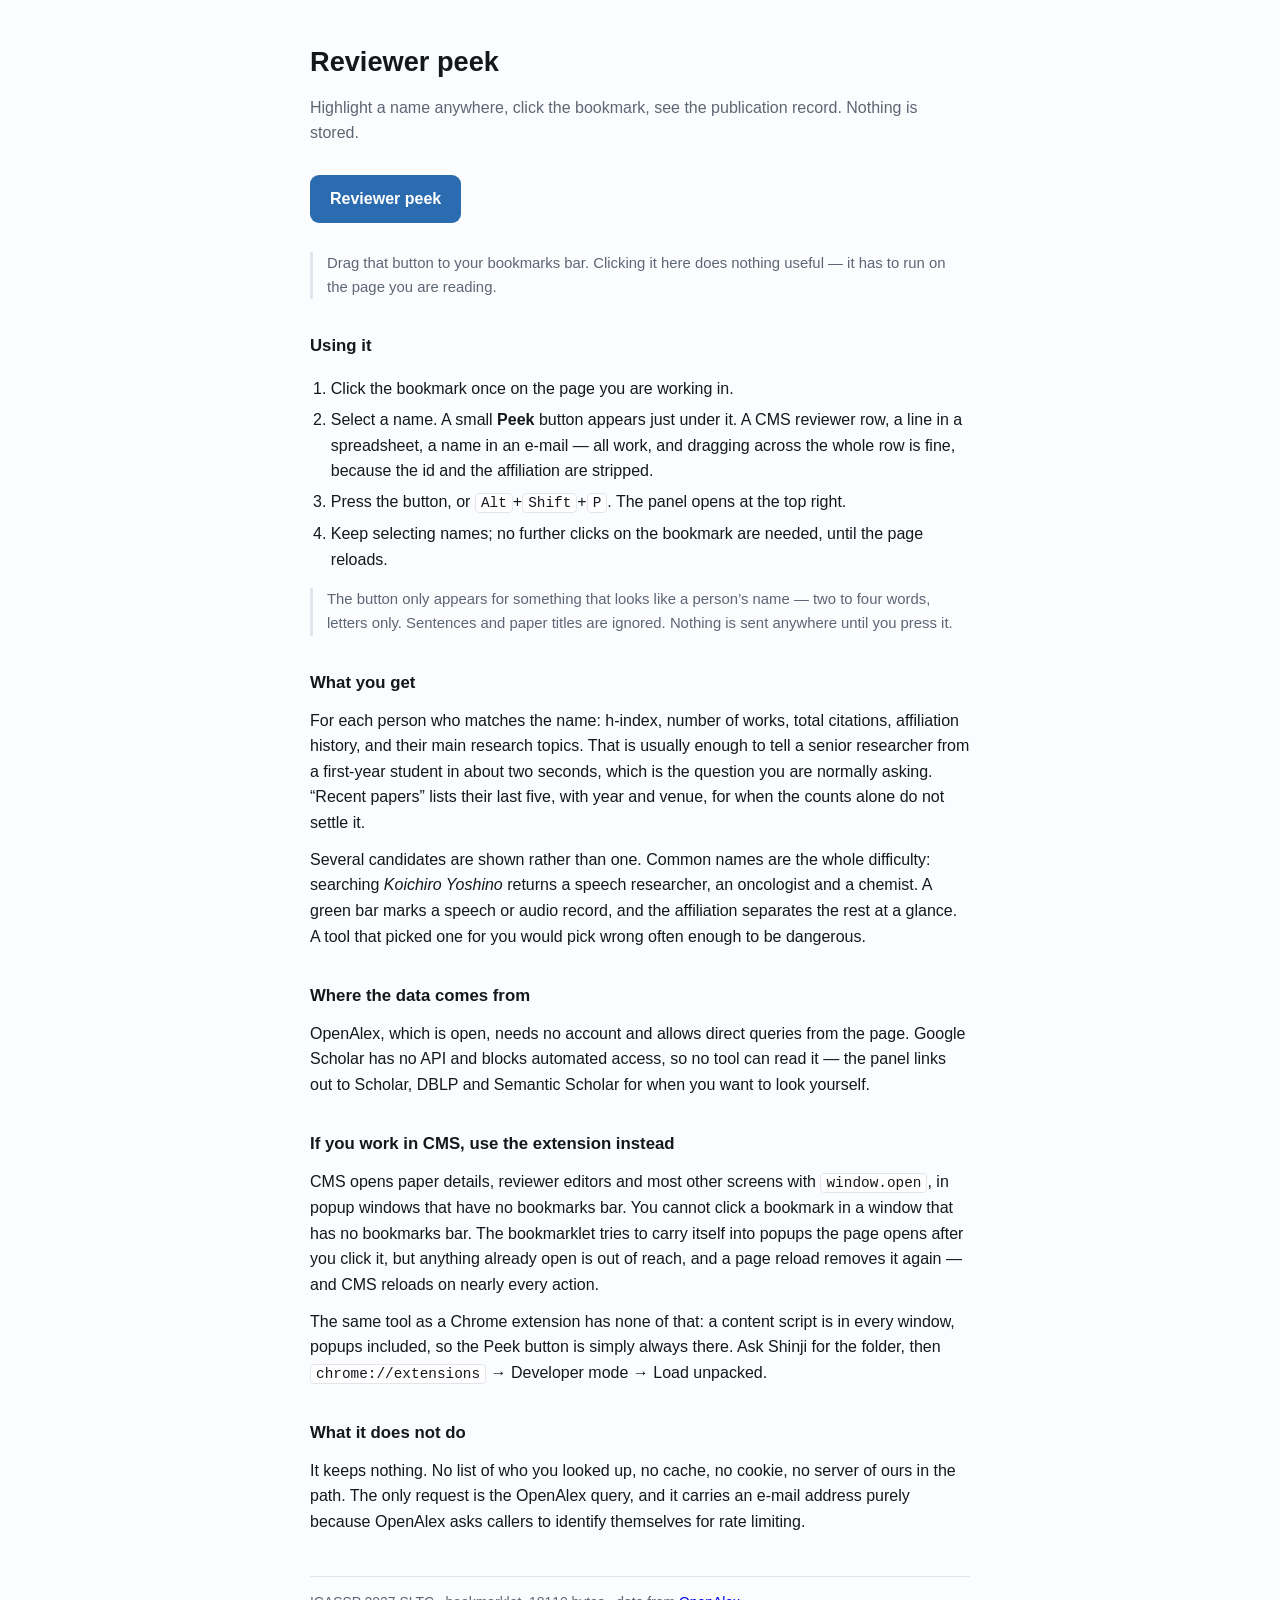
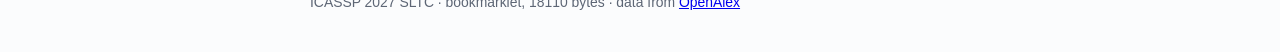
<file: static/reviewer-peek.html>
<!doctype html>
<html lang="en"><head>
<meta charset="utf-8"><meta name="viewport" content="width=device-width, initial-scale=1">
<title>Reviewer peek</title>
<style>
  :root { --bg:#fbfcfd; --fg:#14171c; --muted:#5d6675; --line:#e2e6ec; --accent:#2b6cb0;
          --card:#fff; color-scheme: light; }
  @media (prefers-color-scheme: dark) {
    :root { --bg:#14171c; --fg:#e8eaee; --muted:#9aa2b1; --line:#2c323c; --accent:#7fb4ff;
            --card:#1b1f26; color-scheme: dark; }
  }
  * { box-sizing: border-box; }
  body { margin:0; background:var(--bg); color:var(--fg); padding-block:40px;
         padding-left:16px; padding-right:16px;
         font:16px/1.6 -apple-system,BlinkMacSystemFont,"Segoe UI",sans-serif; }
  main { max-width: 660px; margin: 0 auto; }
  h1 { font-size: 1.7rem; margin: 0 0 .3em; text-wrap: balance; }
  h2 { font-size: 1.05rem; margin: 2em 0 .5em; }
  p { margin: .7em 0; }
  .lede { color: var(--muted); }
  .drag { display:inline-block; margin:18px 0; padding:11px 20px; border-radius:9px;
          background:var(--accent); color:#fff; text-decoration:none; font-weight:600;
          cursor:grab; }
  .note { border-left:3px solid var(--line); padding-left:14px; color:var(--muted);
          font-size:.93rem; }
  ol, ul { padding-left: 1.3em; }
  li { margin: .35em 0; }
  code { background:var(--card); border:1px solid var(--line); border-radius:4px;
         padding:1px 5px; font-size:.9em; }
  footer { margin-top:3em; padding-top:1em; border-top:1px solid var(--line);
           color:var(--muted); font-size:.87rem; }
</style></head>
<body><main>

<h1>Reviewer peek</h1>
<p class="lede">Highlight a name anywhere, click the bookmark, see the publication
record. Nothing is stored.</p>

<p><a class="drag" href="javascript:%28function%20RP%28%29%20%7B%0Aconst%20MAILTO%20%3D%20%27shinjiw%40ieee.org%27%3B%0Aconst%20ID%20%3D%20%27__reviewer_peek__%27%3B%0Aconst%20AUTO%20%3D%20%21%21window.__RP_AUTO__%3B%0Aif%20%28window.__rpLoaded%29%20%7B%20if%20%28%21AUTO%29%20window.__rpOpen%28%29%3B%20return%3B%20%7D%0Awindow.__rpLoaded%20%3D%20true%3B%0Aconst%20SPEECH%20%3D%20%2Fspeech%7Caudio%7Cacoust%7Cvoice%7Cspoken%7Clanguage%7Clinguist%7Cmusic%7Csignal%20process%7Cnatural%20language%7Chearing%2Fi%3B%0Aconst%20INST%20%3D%20%2Funiversit%7Cinstitut%7Ccollege%7Cschool%7Cacadem%7Claborator%7C%5Cblabs%3F%5Cb%7Cresearch%7Ctechnolog%7C%5Cbinc%5Cb%7C%5Cbltd%5Cb%7C%5Cbllc%5Cb%7Cgmbh%7Ccorp%7Ccompan%7Ccent%28er%7Cre%29%7Cgroup%7Cmicrosoft%7Cgoogle%7Cmeta%7Capple%7Camazon%7Csamsung%7Ctencent%7Chuawei%7Csony%7Chitachi%7Cnvidia%7Cadobe%7C%5Cbibm%5Cb%7C%5Cbntt%5Cb%2Fi%3B%0Aconst%20esc%20%3D%20s%20%3D%3E%20String%28s%20%3D%3D%20null%20%3F%20%27%27%20%3A%20s%29.replace%28%2F%5B%26%3C%3E%22%5D%2Fg%2C%0Ac%20%3D%3E%20%28%7B%20%27%26%27%3A%20%27%26amp%3B%27%2C%20%27%3C%27%3A%20%27%26lt%3B%27%2C%20%27%3E%27%3A%20%27%26gt%3B%27%2C%20%27%22%27%3A%20%27%26quot%3B%27%20%7D%5Bc%5D%29%29%3B%0Alet%20root%20%3D%20null%2C%20lastQuery%20%3D%20%27%27%2C%20timer%20%3D%20null%2C%20chipFor%20%3D%20%27%27%3B%0Afunction%20tidy%28raw%29%20%7B%0Alet%20s%20%3D%20raw%3B%0Afor%20%28let%20i%20%3D%200%3B%20i%20%3C%205%3B%20i%2B%2B%29%20%7B%0Aconst%20t%20%3D%20s.replace%28%2F%5C%28%5B%5E%28%29%5D%2A%5C%29%2Fg%2C%20%27%20%27%29%3B%0Aif%20%28t%20%3D%3D%3D%20s%29%20break%3B%0As%20%3D%20t%3B%0A%7D%0As%20%3D%20s.replace%28%2F%5Cs%2B%2Fg%2C%20%27%20%27%29.trim%28%29%3B%0As%20%3D%20s.replace%28%2F%5E%5Cd%7B3%2C6%7D%5Cs%2A%5B%3A.%5C-%5D%3F%5Cs%2A%2F%2C%20%27%27%29.trim%28%29%3B%0Aconst%20parts%20%3D%20s.split%28%27%2C%27%29.map%28x%20%3D%3E%20x.trim%28%29%29.filter%28Boolean%29%3B%0Aif%20%28%21parts.length%29%20return%20s%3B%0Aif%20%28parts.length%20%3E%3D%202%20%26%26%20%21%2F%5Cs%2F.test%28parts%5B0%5D%29%20%26%26%0Aparts%5B1%5D.split%28%27%20%27%29.length%20%3C%3D%203%20%26%26%20%21INST.test%28parts%5B1%5D%29%29%20%7B%0Areturn%20parts%5B1%5D%20%2B%20%27%20%27%20%2B%20parts%5B0%5D%3B%0A%7D%0Areturn%20parts%5B0%5D%3B%0A%7D%0Afunction%20looksLikeName%28raw%29%20%7B%0Aconst%20s%20%3D%20tidy%28raw%29%3B%0Aif%20%28s.length%20%3C%204%20%7C%7C%20s.length%20%3E%2050%29%20return%20false%3B%0Aconst%20words%20%3D%20s.split%28%27%20%27%29.filter%28Boolean%29%3B%0Aif%20%28words.length%20%3C%202%20%7C%7C%20words.length%20%3E%204%29%20return%20false%3B%0Aif%20%28%2F%5B.%21%3F%3B%3A%5D%24%2F.test%28s%29%29%20return%20false%3B%0Aif%20%28%2F%5Cd%2F.test%28s%29%29%20return%20false%3B%0Areturn%20%2F%5E%5B%5Cp%7BL%7D%5Cp%7BM%7D%27%E2%80%99.%5C-%20%5D%2B%24%2Fu.test%28s%29%3B%0A%7D%0Afunction%20ensurePanel%28%29%20%7B%0Alet%20host%20%3D%20document.getElementById%28ID%29%3B%0Aif%20%28host%29%20%7B%20root%20%3D%20host.shadowRoot%3B%20return%3B%20%7D%0Ahost%20%3D%20document.createElement%28%27div%27%29%3B%0Ahost.id%20%3D%20ID%3B%0Aroot%20%3D%20host.attachShadow%28%7B%20mode%3A%20%27open%27%20%7D%29%3B%20%20%20%2F%2F%20keep%20the%20host%20page%27s%20CSS%20out%0Aroot.innerHTML%20%3D%20%60%0A%3Cstyle%3E%0A%3Ahost%20%7B%20all%3A%20initial%3B%20%7D%0A.wrap%20%7B%20position%3A%20fixed%3B%20top%3A%2016px%3B%20right%3A%2016px%3B%20width%3A%20430px%3B%20max-height%3A%2082vh%3B%0Aoverflow%3A%20auto%3B%20z-index%3A%202147483647%3B%0Afont%3A%2013px%2F1.45%20-apple-system%2C%20BlinkMacSystemFont%2C%20%22Segoe%20UI%22%2C%20sans-serif%3B%0Abackground%3A%20%23fff%3B%20color%3A%20%2316181d%3B%20border%3A%201px%20solid%20%23d9dde5%3B%20border-radius%3A%2010px%3B%0Abox-shadow%3A%200%2010px%2034px%20rgba%2816%2C20%2C30%2C.22%29%3B%20%7D%0A%40media%20%28prefers-color-scheme%3A%20dark%29%20%7B%0A.wrap%20%7B%20background%3A%231b1e24%3B%20color%3A%23e8eaee%3B%20border-color%3A%23343a45%3B%0Abox-shadow%3A0%2010px%2034px%20rgba%280%2C0%2C0%2C.5%29%3B%20%7D%0Ainput%20%7B%20background%3A%2324282f%20%21important%3B%20color%3A%23e8eaee%20%21important%3B%20border-color%3A%233a414d%20%21important%3B%20%7D%0A.card%20%7B%20border-color%3A%23343a45%20%21important%3B%20%7D%0A.muted%20%7B%20color%3A%2399a1b0%20%21important%3B%20%7D%0Aa%20%7B%20color%3A%237fb4ff%20%21important%3B%20%7D%0A.bar%20%7B%20border-bottom-color%3A%23343a45%20%21important%3B%20%7D%0A%7D%0A.bar%20%7B%20display%3Aflex%3B%20gap%3A8px%3B%20align-items%3Acenter%3B%20padding%3A10px%2012px%3B%0Aborder-bottom%3A1px%20solid%20%23e8ebf0%3B%20position%3Asticky%3B%20top%3A0%3B%20background%3Ainherit%3B%20%7D%0Ainput%20%7B%20flex%3A1%3B%20min-width%3A0%3B%20padding%3A6px%209px%3B%20font%3Ainherit%3B%20border%3A1px%20solid%20%23ccd2dc%3B%0Aborder-radius%3A6px%3B%20background%3A%23fff%3B%20color%3Ainherit%3B%20%7D%0Abutton%20%7B%20font%3Ainherit%3B%20cursor%3Apointer%3B%20border-radius%3A6px%3B%20border%3A1px%20solid%20transparent%3B%0Apadding%3A6px%2010px%3B%20background%3A%232b6cb0%3B%20color%3A%23fff%3B%20%7D%0Abutton.ghost%20%7B%20background%3Atransparent%3B%20color%3Ainherit%3B%20border-color%3A%23ccd2dc%3B%20%7D%0A.body%20%7B%20padding%3A10px%2012px%2014px%3B%20%7D%0A.card%20%7B%20border%3A1px%20solid%20%23e8ebf0%3B%20border-radius%3A8px%3B%20padding%3A9px%2011px%3B%20margin-bottom%3A9px%3B%20%7D%0A.card.hit%20%7B%20border-left%3A3px%20solid%20%232b8a5f%3B%20%7D%0A.nm%20%7B%20font-weight%3A600%3B%20%7D%0A.stats%20%7B%20font-variant-numeric%3Atabular-nums%3B%20%7D%0A.muted%20%7B%20color%3A%236b7280%3B%20%7D%0A.topics%20%7B%20margin-top%3A3px%3B%20%7D%0A.pill%20%7B%20display%3Ainline-block%3B%20padding%3A1px%207px%3B%20margin%3A2px%204px%200%200%3B%20border-radius%3A999px%3B%0Abackground%3Argba%2843%2C108%2C176%2C.12%29%3B%20font-size%3A12px%3B%20%7D%0A.pill.sp%20%7B%20background%3Argba%2843%2C138%2C95%2C.16%29%3B%20%7D%0A.links%20%7B%20margin-top%3A6px%3B%20font-size%3A12px%3B%20%7D%0A.links%20a%20%7B%20margin-right%3A10px%3B%20%7D%0A.works%20%7B%20margin%3A6px%200%200%3B%20padding-left%3A16px%3B%20font-size%3A12px%3B%20%7D%0A.works%20li%20%7B%20margin%3A2px%200%3B%20%7D%0A%23chip%20%7B%20position%3Afixed%3B%20z-index%3A2147483647%3B%20padding%3A4px%2011px%3B%20border-radius%3A999px%3B%0Abackground%3A%232b6cb0%3B%20color%3A%23fff%3B%20border%3Anone%3B%20cursor%3Apointer%3B%0Afont%3A600%2012px%2F1.3%20-apple-system%2CBlinkMacSystemFont%2C%22Segoe%20UI%22%2Csans-serif%3B%0Abox-shadow%3A0%202px%209px%20rgba%2816%2C20%2C30%2C.3%29%3B%20%7D%0A%23chip%3Ahover%20%7B%20background%3A%23255d99%3B%20%7D%0A%3C%2Fstyle%3E%0A%3Cbutton%20id%3D%22chip%22%20hidden%3EPeek%3C%2Fbutton%3E%0A%3Cdiv%20class%3D%22wrap%22%20id%3D%22wrap%22%20hidden%3E%0A%3Cdiv%20class%3D%22bar%22%3E%0A%3Cinput%20id%3D%22q%22%20placeholder%3D%22Name%20to%20look%20up%22%20%2F%3E%0A%3Cbutton%20id%3D%22go%22%3ELook%20up%3C%2Fbutton%3E%0A%3Cbutton%20id%3D%22x%22%20class%3D%22ghost%22%3EClose%3C%2Fbutton%3E%0A%3C%2Fdiv%3E%0A%3Cdiv%20class%3D%22body%22%20id%3D%22out%22%3E%3C%2Fdiv%3E%0A%3C%2Fdiv%3E%60%3B%0A%28document.body%20%7C%7C%20document.documentElement%29.appendChild%28host%29%3B%0Aroot.getElementById%28%27chip%27%29.onclick%20%3D%20%28%29%20%3D%3E%20%7B%20const%20t%20%3D%20chipFor%3B%20hideChip%28%29%3B%20run%28t%29%3B%20%7D%3B%0Aroot.getElementById%28%27x%27%29.onclick%20%3D%20%28%29%20%3D%3E%20%7B%20root.getElementById%28%27wrap%27%29.hidden%20%3D%20true%3B%20lastQuery%20%3D%20%27%27%3B%20%7D%3B%0Aroot.getElementById%28%27go%27%29.onclick%20%3D%20%28%29%20%3D%3E%20run%28root.getElementById%28%27q%27%29.value%29%3B%0Aroot.getElementById%28%27q%27%29.addEventListener%28%27keydown%27%2C%20e%20%3D%3E%20%7B%0Aif%20%28e.key%20%3D%3D%3D%20%27Enter%27%29%20run%28root.getElementById%28%27q%27%29.value%29%3B%0A%7D%29%3B%0A%7D%0Aasync%20function%20run%28raw%29%20%7B%0Aif%20%28%21raw%20%7C%7C%20%21raw.trim%28%29%29%20return%3B%0Aconst%20name%20%3D%20tidy%28raw%29%3B%0AlastQuery%20%3D%20name%3B%0AensurePanel%28%29%3B%0Aroot.getElementById%28%27wrap%27%29.hidden%20%3D%20false%3B%0Aconst%20out%20%3D%20root.getElementById%28%27out%27%29%3B%0Aroot.getElementById%28%27q%27%29.value%20%3D%20raw.trim%28%29%3B%0Aout.innerHTML%20%3D%20%27%3Cp%20class%3D%22muted%22%3ELooking%20up%20%27%20%2B%20esc%28name%29%20%2B%20%27%E2%80%A6%3C%2Fp%3E%27%3B%0Alet%20j%3B%0Atry%20%7B%0Aconst%20u%20%3D%20%27https%3A%2F%2Fapi.openalex.org%2Fauthors%3Fsearch%3D%27%20%2B%20encodeURIComponent%28name%29%20%2B%0A%27%26per_page%3D5%26mailto%3D%27%20%2B%20encodeURIComponent%28MAILTO%29%3B%0Aconst%20r%20%3D%20await%20fetch%28u%29%3B%0Aif%20%28%21r.ok%29%20throw%20new%20Error%28%27OpenAlex%20returned%20%27%20%2B%20r.status%29%3B%0Aj%20%3D%20await%20r.json%28%29%3B%0A%7D%20catch%20%28e%29%20%7B%0Aout.innerHTML%20%3D%20%27%3Cp%3ECould%20not%20reach%20OpenAlex%3A%20%27%20%2B%20esc%28e.message%29%20%2B%20%27%3C%2Fp%3E%27%20%2B%20links%28name%29%3B%0Areturn%3B%0A%7D%0Aif%20%28lastQuery%20%21%3D%3D%20name%29%20return%3B%0Aconst%20res%20%3D%20j.results%20%7C%7C%20%5B%5D%3B%0Aif%20%28%21res.length%29%20%7B%0Aout.innerHTML%20%3D%20%27%3Cp%3ENo%20OpenAlex%20author%20matches%20%22%27%20%2B%20esc%28name%29%20%2B%20%27%22.%3C%2Fp%3E%27%20%2B%20links%28name%29%3B%0Areturn%3B%0A%7D%0Aout.innerHTML%20%3D%0A%28res.length%20%3E%201%20%3F%20%27%3Cp%20class%3D%22muted%22%3E%27%20%2B%20res.length%20%2B%0A%27%20people%20share%20this%20name.%20The%20green%20bar%20marks%20a%20speech%20or%20audio%20record.%3C%2Fp%3E%27%20%3A%20%27%27%29%20%2B%0Ares.map%28card%29.join%28%27%27%29%20%2B%20links%28name%29%3B%0Aroot.querySelectorAll%28%27%5Bdata-works%5D%27%29.forEach%28b%20%3D%3E%20%7B%0Ab.onclick%20%3D%20e%20%3D%3E%20%7B%20e.preventDefault%28%29%3B%20recent%28b.dataset.works%2C%20b%29%3B%20%7D%3B%0A%7D%29%3B%0A%7D%0Awindow.__rpOpen%20%3D%20%28%29%20%3D%3E%20%7B%20ensurePanel%28%29%3B%20const%20s%20%3D%20selText%28%29%3B%0Aif%20%28s%29%20run%28s%29%3B%20else%20root.getElementById%28%27wrap%27%29.hidden%20%3D%20false%3B%20%7D%3B%0Afunction%20card%28a%29%20%7B%0Aconst%20aff%20%3D%20%28a.last_known_institutions%20%7C%7C%20%5B%5D%29.map%28i%20%3D%3E%20i.display_name%29.filter%28Boolean%29%3B%0Aconst%20tops%20%3D%20%28a.topics%20%7C%7C%20%5B%5D%29.slice%280%2C%204%29.map%28t%20%3D%3E%20t.display_name%29%3B%0Aconst%20speechy%20%3D%20SPEECH.test%28tops.join%28%27%20%27%29%20%2B%20%27%20%27%20%2B%0A%28a.x_concepts%20%7C%7C%20%5B%5D%29.map%28c%20%3D%3E%20c.display_name%29.join%28%27%20%27%29%29%3B%0Aconst%20h%20%3D%20a.summary_stats%20%3F%20a.summary_stats.h_index%20%3A%20null%3B%0Aconst%20id%20%3D%20%28a.id%20%7C%7C%20%27%27%29.replace%28%27https%3A%2F%2Fopenalex.org%2F%27%2C%20%27%27%29%3B%0Areturn%20%27%3Cdiv%20class%3D%22card%27%20%2B%20%28speechy%20%3F%20%27%20hit%27%20%3A%20%27%27%29%20%2B%20%27%22%3E%27%20%2B%0A%27%3Cdiv%20class%3D%22nm%22%3E%27%20%2B%20esc%28a.display_name%29%20%2B%20%28a.orcid%20%3F%20%27%20%3Cspan%20class%3D%22muted%22%3EORCID%3C%2Fspan%3E%27%20%3A%20%27%27%29%20%2B%20%27%3C%2Fdiv%3E%27%20%2B%0A%27%3Cdiv%20class%3D%22stats%20muted%22%3E%27%20%2B%20%28h%20%21%3D%20null%20%3F%20%27h-index%20%27%20%2B%20h%20%2B%20%27%20%C2%B7%20%27%20%3A%20%27%27%29%20%2B%0A%28a.works_count%20%7C%7C%200%29%20%2B%20%27%20works%20%C2%B7%20%27%20%2B%20%28a.cited_by_count%20%7C%7C%200%29%20%2B%20%27%20citations%3C%2Fdiv%3E%27%20%2B%0A%28aff.length%20%3F%20%27%3Cdiv%20class%3D%22muted%22%3E%27%20%2B%20esc%28aff.join%28%27%20%C2%B7%20%27%29%29%20%2B%20%27%3C%2Fdiv%3E%27%20%3A%20%27%27%29%20%2B%0A%28tops.length%20%3F%20%27%3Cdiv%20class%3D%22topics%22%3E%27%20%2B%20tops.map%28t%20%3D%3E%0A%27%3Cspan%20class%3D%22pill%27%20%2B%20%28SPEECH.test%28t%29%20%3F%20%27%20sp%27%20%3A%20%27%27%29%20%2B%20%27%22%3E%27%20%2B%20esc%28t%29%20%2B%20%27%3C%2Fspan%3E%27%29.join%28%27%27%29%20%2B%20%27%3C%2Fdiv%3E%27%20%3A%20%27%27%29%20%2B%0A%27%3Cdiv%20class%3D%22links%22%3E%27%20%2B%0A%27%3Ca%20href%3D%22https%3A%2F%2Fopenalex.org%2F%27%20%2B%20esc%28id%29%20%2B%20%27%22%20target%3D%22_blank%22%20rel%3D%22noopener%22%3EOpenAlex%3C%2Fa%3E%27%20%2B%0A%28a.orcid%20%3F%20%27%3Ca%20href%3D%22%27%20%2B%20esc%28a.orcid%29%20%2B%20%27%22%20target%3D%22_blank%22%20rel%3D%22noopener%22%3EORCID%3C%2Fa%3E%27%20%3A%20%27%27%29%20%2B%0A%27%3Ca%20href%3D%22%23%22%20data-works%3D%22%27%20%2B%20esc%28a.id%29%20%2B%20%27%22%3ERecent%20papers%3C%2Fa%3E%27%20%2B%0A%27%3C%2Fdiv%3E%3Cdiv%20class%3D%22slot%22%3E%3C%2Fdiv%3E%3C%2Fdiv%3E%27%3B%0A%7D%0Aasync%20function%20recent%28authorId%2C%20btn%29%20%7B%0Aconst%20slot%20%3D%20btn.closest%28%27.card%27%29.querySelector%28%27.slot%27%29%3B%0Aif%20%28slot.dataset.done%29%20%7B%20slot.innerHTML%20%3D%20%27%27%3B%20slot.dataset.done%20%3D%20%27%27%3B%20return%3B%20%7D%0Aslot.innerHTML%20%3D%20%27%3Cp%20class%3D%22muted%22%3E%E2%80%A6%3C%2Fp%3E%27%3B%0Atry%20%7B%0Aconst%20u%20%3D%20%27https%3A%2F%2Fapi.openalex.org%2Fworks%3Ffilter%3Dauthor.id%3A%27%20%2B%20encodeURIComponent%28authorId%29%20%2B%0A%27%26sort%3Dpublication_date%3Adesc%26per_page%3D5%26mailto%3D%27%20%2B%20encodeURIComponent%28MAILTO%29%3B%0Aconst%20w%20%3D%20await%20%28await%20fetch%28u%29%29.json%28%29%3B%0Aconst%20items%20%3D%20%28w.results%20%7C%7C%20%5B%5D%29.map%28x%20%3D%3E%0A%27%3Cli%3E%27%20%2B%20esc%28x.publication_year%20%7C%7C%20%27%27%29%20%2B%20%27%20%E2%80%94%20%27%20%2B%20esc%28x.display_name%20%7C%7C%20%27%27%29%20%2B%0A%28x.primary_location%20%26%26%20x.primary_location.source%0A%3F%20%27%20%3Cspan%20class%3D%22muted%22%3E%27%20%2B%20esc%28x.primary_location.source.display_name%29%20%2B%20%27%3C%2Fspan%3E%27%20%3A%20%27%27%29%20%2B%20%27%3C%2Fli%3E%27%29%3B%0Aslot.innerHTML%20%3D%20items.length%20%3F%20%27%3Cul%20class%3D%22works%22%3E%27%20%2B%20items.join%28%27%27%29%20%2B%20%27%3C%2Ful%3E%27%0A%3A%20%27%3Cp%20class%3D%22muted%22%3ENo%20works%20listed.%3C%2Fp%3E%27%3B%0Aslot.dataset.done%20%3D%20%271%27%3B%0A%7D%20catch%20%28e%29%20%7B%0Aslot.innerHTML%20%3D%20%27%3Cp%20class%3D%22muted%22%3ECould%20not%20load%20works.%3C%2Fp%3E%27%3B%0A%7D%0A%7D%0Afunction%20links%28name%29%20%7B%0Aconst%20q%20%3D%20encodeURIComponent%28name%29%3B%0Areturn%20%27%3Cdiv%20class%3D%22links%20muted%22%3ESearch%20by%20hand%3A%20%27%20%2B%0A%27%3Ca%20href%3D%22https%3A%2F%2Fscholar.google.com%2Fscholar%3Fq%3D%27%20%2B%20q%20%2B%20%27%22%20target%3D%22_blank%22%20rel%3D%22noopener%22%3EGoogle%20Scholar%3C%2Fa%3E%27%20%2B%0A%27%3Ca%20href%3D%22https%3A%2F%2Fdblp.org%2Fsearch%3Fq%3D%27%20%2B%20q%20%2B%20%27%22%20target%3D%22_blank%22%20rel%3D%22noopener%22%3EDBLP%3C%2Fa%3E%27%20%2B%0A%27%3Ca%20href%3D%22https%3A%2F%2Fwww.semanticscholar.org%2Fsearch%3Fq%3D%27%20%2B%20q%20%2B%20%27%22%20target%3D%22_blank%22%20rel%3D%22noopener%22%3ESemantic%20Scholar%3C%2Fa%3E%27%20%2B%0A%27%3C%2Fdiv%3E%27%3B%0A%7D%0Afunction%20selText%28%29%20%7B%0Aconst%20s%20%3D%20window.getSelection%28%29%3B%0Areturn%20s%20%3F%20s.toString%28%29.trim%28%29.replace%28%2F%5Cs%2B%2Fg%2C%20%27%20%27%29%20%3A%20%27%27%3B%0A%7D%0Afunction%20showChip%28rect%2C%20text%29%20%7B%0AensurePanel%28%29%3B%0AchipFor%20%3D%20text%3B%0Aconst%20chip%20%3D%20root.getElementById%28%27chip%27%29%3B%0Aconst%20top%20%3D%20Math.min%28rect.bottom%20%2B%206%2C%20innerHeight%20-%2034%29%3B%0Achip.style.left%20%3D%20Math.max%286%2C%20Math.min%28rect.right%20-%2020%2C%20innerWidth%20-%2080%29%29%20%2B%20%27px%27%3B%0Achip.style.top%20%3D%20Math.max%286%2C%20top%29%20%2B%20%27px%27%3B%0Achip.hidden%20%3D%20false%3B%0A%7D%0Afunction%20hideChip%28%29%20%7B%0Aif%20%28root%29%20root.getElementById%28%27chip%27%29.hidden%20%3D%20true%3B%0AchipFor%20%3D%20%27%27%3B%0A%7D%0Afunction%20watch%28%29%20%7B%0Adocument.addEventListener%28%27mouseup%27%2C%20e%20%3D%3E%20%7B%0Aif%20%28root%20%26%26%20e.composedPath%28%29.includes%28root.host%29%29%20return%3B%0AclearTimeout%28timer%29%3B%0Atimer%20%3D%20setTimeout%28%28%29%20%3D%3E%20%7B%0Aconst%20s%20%3D%20selText%28%29%3B%0Aif%20%28%21s%20%7C%7C%20%21looksLikeName%28s%29%29%20%7B%20hideChip%28%29%3B%20return%3B%20%7D%0Aconst%20sl%20%3D%20window.getSelection%28%29%3B%0Aif%20%28%21sl.rangeCount%29%20%7B%20hideChip%28%29%3B%20return%3B%20%7D%0Aconst%20r%20%3D%20sl.getRangeAt%280%29.getBoundingClientRect%28%29%3B%0Aif%20%28%21r.width%20%26%26%20%21r.height%29%20%7B%20hideChip%28%29%3B%20return%3B%20%7D%0AshowChip%28r%2C%20s%29%3B%0A%7D%2C%20120%29%3B%0A%7D%2C%20true%29%3B%0Adocument.addEventListener%28%27keydown%27%2C%20e%20%3D%3E%20%7B%0Aif%20%28e.key%20%3D%3D%3D%20%27Escape%27%29%20hideChip%28%29%3B%0Aif%20%28e.altKey%20%26%26%20e.shiftKey%20%26%26%20%28e.code%20%3D%3D%3D%20%27KeyP%27%20%7C%7C%20e.key%20%3D%3D%3D%20%27P%27%20%7C%7C%20e.key%20%3D%3D%3D%20%27p%27%29%29%20%7B%0Aconst%20s%20%3D%20selText%28%29%3B%0Aif%20%28s%29%20%7B%20e.preventDefault%28%29%3B%20hideChip%28%29%3B%20run%28s%29%3B%20%7D%0A%7D%0A%7D%2C%20true%29%3B%0AaddEventListener%28%27scroll%27%2C%20hideChip%2C%20true%29%3B%0A%7D%0Afunction%20propagate%28%29%20%7B%0Aconst%20native%20%3D%20window.open%3B%0Aif%20%28native.__rpWrapped%29%20return%3B%0Aconst%20src%20%3D%20%27%28%27%20%2B%20RP.toString%28%29%20%2B%20%27%29%28%29%27%3B%0Aconst%20wrapped%20%3D%20function%20%28...args%29%20%7B%0Aconst%20w%20%3D%20native.apply%28this%2C%20args%29%3B%0Aif%20%28%21w%29%20return%20w%3B%0Alet%20n%20%3D%200%3B%0Aconst%20t%20%3D%20setInterval%28%28%29%20%3D%3E%20%7B%0Aif%20%28%2B%2Bn%20%3E%2060%29%20return%20clearInterval%28t%29%3B%0Atry%20%7B%0Aif%20%28w.closed%29%20return%20clearInterval%28t%29%3B%0Aif%20%28w.location.origin%20%21%3D%3D%20location.origin%29%20return%20clearInterval%28t%29%3B%0Aif%20%28%21w.document%20%7C%7C%20w.document.readyState%20%3D%3D%3D%20%27loading%27%29%20return%3B%0Aif%20%28w.__rpLoaded%29%20return%20clearInterval%28t%29%3B%0AclearInterval%28t%29%3B%0Atry%20%7B%0Aconst%20el%20%3D%20w.document.createElement%28%27script%27%29%3B%0Ael.textContent%20%3D%20src%3B%0A%28w.document.body%20%7C%7C%20w.document.documentElement%29.appendChild%28el%29%3B%0Ael.remove%28%29%3B%0A%7D%20catch%20%28e%29%20%7B%0Aw.eval%28src%29%3B%0A%7D%0A%7D%20catch%20%28e%29%20%7B%20%20%7D%0A%7D%2C%20150%29%3B%0Areturn%20w%3B%0A%7D%3B%0Awrapped.__rpWrapped%20%3D%20true%3B%0Atry%20%7B%20window.open%20%3D%20wrapped%3B%20%7D%20catch%20%28e%29%20%7B%20%20%7D%0A%7D%0Awatch%28%29%3B%0Apropagate%28%29%3B%0Aif%20%28%21AUTO%29%20window.__rpOpen%28%29%3B%0A%7D%29%28%29%3B">Reviewer peek</a></p>
<p class="note">Drag that button to your bookmarks bar. Clicking it here does nothing
useful &mdash; it has to run on the page you are reading.</p>

<h2>Using it</h2>
<ol>
  <li>Click the bookmark once on the page you are working in.</li>
  <li>Select a name. A small <strong>Peek</strong> button appears just under it.
      A CMS reviewer row, a line in a spreadsheet, a name in an e-mail &mdash; all
      work, and dragging across the whole row is fine, because the id and the
      affiliation are stripped.</li>
  <li>Press the button, or <code>Alt</code>+<code>Shift</code>+<code>P</code>.
      The panel opens at the top right.</li>
  <li>Keep selecting names; no further clicks on the bookmark are needed, until
      the page reloads.</li>
</ol>
<p class="note">The button only appears for something that looks like a
person&rsquo;s name &mdash; two to four words, letters only. Sentences and paper
titles are ignored. Nothing is sent anywhere until you press it.</p>

<h2>What you get</h2>
<p>For each person who matches the name: h-index, number of works, total citations,
affiliation history, and their main research topics. That is usually enough to tell
a senior researcher from a first-year student in about two seconds, which is the
question you are normally asking. &ldquo;Recent papers&rdquo; lists their last five, with
year and venue, for when the counts alone do not settle it.</p>

<p>Several candidates are shown rather than one. Common names are the whole
difficulty: searching <em>Koichiro Yoshino</em> returns a speech researcher, an
oncologist and a chemist. A green bar marks a speech or audio record, and the
affiliation separates the rest at a glance. A tool that picked one for you would
pick wrong often enough to be dangerous.</p>

<h2>Where the data comes from</h2>
<p>OpenAlex, which is open, needs no account and allows direct queries from the
page. Google Scholar has no API and blocks automated access, so no tool can read
it &mdash; the panel links out to Scholar, DBLP and Semantic Scholar for when you want
to look yourself.</p>

<h2>If you work in CMS, use the extension instead</h2>
<p>CMS opens paper details, reviewer editors and most other screens with
<code>window.open</code>, in popup windows that have no bookmarks bar. You cannot
click a bookmark in a window that has no bookmarks bar. The bookmarklet tries to
carry itself into popups the page opens after you click it, but anything already
open is out of reach, and a page reload removes it again &mdash; and CMS reloads on
nearly every action.</p>
<p>The same tool as a Chrome extension has none of that: a content script is in
every window, popups included, so the Peek button is simply always there. Ask
Shinji for the folder, then <code>chrome://extensions</code> &rarr; Developer mode
&rarr; Load unpacked.</p>

<h2>What it does not do</h2>
<p>It keeps nothing. No list of who you looked up, no cache, no cookie, no server
of ours in the path. The only request is the OpenAlex query, and it carries an
e-mail address purely because OpenAlex asks callers to identify themselves for
rate limiting.</p>

<footer>ICASSP 2027 SLTC &middot; bookmarklet, 18110 bytes &middot; data from
<a href="https://openalex.org">OpenAlex</a></footer>
</main></body></html>
</file>
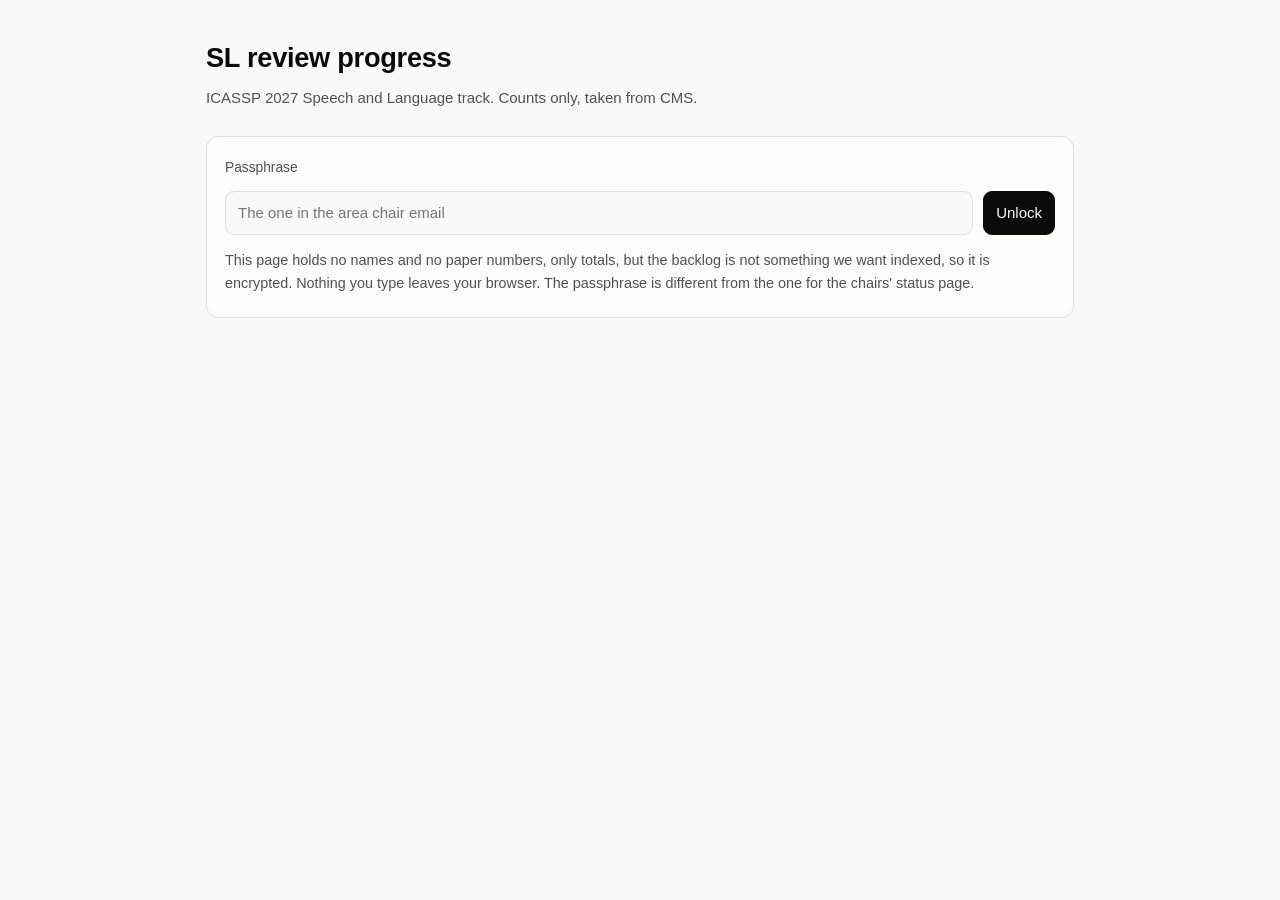
<file: static/sl-review-progress.html>
<!doctype html>
<html lang="en">
<head>
<meta charset="utf-8">
<meta name="viewport" content="width=device-width,initial-scale=1,viewport-fit=cover">
<meta name="robots" content="noindex,nofollow">
<title>SL review progress</title>
<style>
:root{
  color-scheme:light;
  --plane:#f9f9f7; --surface:#fcfcfb;
  --ink:#0b0b0b; --ink-2:#52514e; --muted:#898781;
  --ring:#e2e1dc; --grid:#ecebe6; --critical:#c0392b;
  --s1:#2a78d6; --s2:#eb6834; --s3:#1baf7a; --s4:#8a63d2;
}
@media (prefers-color-scheme:dark){ :root:not([data-theme="light"]){
  color-scheme:dark;
  --plane:#0d0d0d; --surface:#1a1a19;
  --ink:#ffffff; --ink-2:#c3c2b7; --muted:#898781;
  --ring:#2e2e2b; --grid:#262623; --critical:#e06c5c;
  --s1:#3987e5; --s2:#d95926; --s3:#199e70; --s4:#9b7ae0;
}}
:root[data-theme="dark"]{
  color-scheme:dark;
  --plane:#0d0d0d; --surface:#1a1a19;
  --ink:#ffffff; --ink-2:#c3c2b7; --muted:#898781;
  --ring:#2e2e2b; --grid:#262623; --critical:#e06c5c;
  --s1:#3987e5; --s2:#d95926; --s3:#199e70; --s4:#9b7ae0;
}
*{box-sizing:border-box}
body{margin:0;background:var(--plane);color:var(--ink);
  font:15px/1.6 ui-sans-serif,-apple-system,"Segoe UI",Roboto,Helvetica,Arial,sans-serif}
.wrap{max-width:900px;margin:0 auto;padding-block:36px 60px;padding-left:16px;padding-right:16px}
h1{font-size:1.7rem;margin:0 0 6px;letter-spacing:-.01em;text-wrap:balance}
h2{font-size:1.02rem;margin:0 0 4px;text-wrap:balance}
.sub{color:var(--ink-2);margin:0 0 4px}
.stamp{color:var(--muted);font-size:.82rem;margin:0 0 26px}
.tiles{display:grid;grid-template-columns:repeat(auto-fit,minmax(170px,1fr));gap:12px;margin-bottom:22px}
.tile{background:var(--surface);border:1px solid var(--ring);border-radius:12px;padding:16px 18px;min-width:0}
.tile .lab{font-size:.74rem;letter-spacing:.06em;text-transform:uppercase;color:var(--muted);
  min-height:2.2em}
.tile .val{font-size:1.7rem;font-variant-numeric:tabular-nums;margin-top:4px}
.tile .foot{font-size:.8rem;color:var(--ink-2);margin-top:2px}
.tile.alarm .val{color:var(--critical)}
.card{background:var(--surface);border:1px solid var(--ring);border-radius:12px;
  padding:18px 18px 10px;margin-bottom:18px;min-width:0}
.note{color:var(--ink-2);font-size:.9rem;margin:0 0 12px}
.legend{display:flex;gap:16px;flex-wrap:wrap;font-size:.85rem;color:var(--ink-2);margin-bottom:8px}
.legend .sw{display:inline-block;width:10px;height:10px;border-radius:2px;margin-right:6px;vertical-align:middle}
svg{width:100%;height:auto;display:block;overflow:visible}
.gl{stroke:var(--grid);stroke-width:1}
.ax{stroke:var(--ring);stroke-width:1}
.tk{fill:var(--muted);font-size:11px;font-variant-numeric:tabular-nums}
.dl{font-size:12px;font-variant-numeric:tabular-nums}
details{margin:6px 0 4px}
summary{cursor:pointer;color:var(--ink-2);font-size:.86rem}
.scroll{overflow-x:auto}
table{border-collapse:collapse;width:100%;font-size:.86rem;margin-top:8px}
th,td{text-align:right;padding:5px 8px;border-bottom:1px solid var(--grid);
  font-variant-numeric:tabular-nums;white-space:nowrap}
th:first-child,td:first-child{text-align:left}
th{color:var(--muted);font-weight:500;letter-spacing:.03em}
.foot{color:var(--muted);font-size:.84rem;margin-top:26px}
.areas{width:100%;border-collapse:collapse;font-size:.88rem;margin-top:4px}
.areas th{text-align:right;color:var(--muted);font-weight:500;padding:4px 8px;
  border-bottom:1px solid var(--grid);white-space:nowrap}
.areas th:first-child,.areas td:first-child{text-align:left}
.areas td{padding:7px 8px;border-bottom:1px solid var(--grid);text-align:right;
  font-variant-numeric:tabular-nums;white-space:nowrap}
.areas .bar{display:flex;height:10px;border-radius:3px;overflow:hidden;min-width:90px}
.areas .bar i{display:block;height:100%}
.areas .barcell{width:34%;padding-right:0}
.areas tr.worst td{font-weight:600}
.areas .name{white-space:normal}
.areas td.code{font-variant-numeric:tabular-nums;white-space:nowrap}
.checks{display:grid;grid-template-columns:repeat(auto-fit,minmax(260px,1fr));gap:12px;margin-bottom:18px}
.check{background:var(--surface);border:1px solid var(--ring);border-radius:12px;padding:14px 16px;
  display:flex;gap:12px;align-items:flex-start;min-width:0}
.check .mark{font-size:1.1rem;line-height:1.3;flex:none}
.check.ok .mark{color:var(--s3)}
.check.bad .mark{color:var(--critical)}
.check .lab{font-size:.9rem}
.check .val{font-variant-numeric:tabular-nums;font-weight:600}
.check.bad .val{color:var(--critical)}
.check .sub{color:var(--ink-2);font-size:.84rem;margin-top:2px}
label{font-size:.86rem;color:var(--ink-2)}
input,button{font:inherit;padding:9px 12px;border-radius:9px;border:1px solid var(--ring);
  background:var(--plane);color:var(--ink)}
button{cursor:pointer;background:var(--ink);color:var(--plane);border-color:var(--ink)}
button[disabled]{opacity:.6;cursor:default}
.row{display:flex;gap:10px;flex-wrap:wrap;margin-top:12px}
.row>input{flex:1 1 220px;min-width:0}
.err{color:var(--critical);font-size:.9rem;margin-top:10px}
</style>
</head>
<body>
<div class="wrap">
  <h1>SL review progress</h1>
  <p class="sub">ICASSP 2027 Speech and Language track. Counts only, taken from CMS.</p>
  <p class="stamp" id="stamp"></p>

  <div id="gate" class="card" hidden>
    <label for="pass">Passphrase</label>
    <div class="row">
      <input id="pass" type="password" autocomplete="off" spellcheck="false" placeholder="The one in the area chair email">
      <button id="unlock" type="button">Unlock</button>
    </div>
    <p id="gateErr" class="err" hidden></p>
    <p class="note" style="margin-top:14px">This page holds no names and no paper numbers, only totals, but the backlog is not something we want indexed, so it is encrypted. Nothing you type leaves your browser. The passphrase is different from the one for the chairs' status page.</p>
  </div>

  <div id="app" hidden>
    <div class="tiles" id="tiles"></div>
    <div class="checks" id="checks"></div>
    <div id="charts"></div>
    <p class="foot"><strong>What this page does not cover.</strong> It is built from the papers list in the CMS TC chair interface, and that list serves only papers carrying a 10.x EDICS. Paged in full on 20 November 2026 it returned 1,777 papers, while CMS reports 1,798 submissions for the track, so 21 papers are counted by CMS and never shown to the chair. Special session papers are the known case of papers that sit outside the chair's view. If your area is not in the table above, that means this page cannot see it, not that its reviews are finished - check your papers directly in CMS and tell the chair if any are short of three reviews.<br><br>Each point is one run of the status script against CMS. Numbers cover the whole Speech and Language track; your own area may be ahead of this or behind it, and CMS is the place to check that.</p>
  </div>
</div>
<script>
const EMBEDDED = null;
const BLOB = {"s": "xeR8x6vY6yW/S6Rcm/NnsQ==", "n": "vJj7/NxZY2WcChyX", "it": 600000, "c": "4uqgUpnXyrnCk4yqgeQGfe+NWaxLLYNOKYMJIrSBjybjEEOZN82wTrn8bAWkeHQa6ZNqj81IBe/c0A+/OBQQxMmSdcbduEc8D4DsDbx4UP7q019nK4QpeX5PCcQxneUT2kdfgi2IEQFRNyhOjwDaRGBGUBzjlJy7iAvkdcF0rms1x7/Siw+e8C3vkk8oWRcXwjdzt2dYlX6b97VVIgAzgtwKnBdWxH2kSdQ/szuIN5rftyQgfY31/OgaQY2tn7oCGW4hyg5xbD7eGqFD2LSdvITaB1jJ4lXZoJw5/vbJpQ+KLE48ftBxCZ3paGTEC/DHC4npO8Deu/xorS7QeEecLnyZ5HM2AiMxRV6dsx7nDW8jJ/cRDwaIEY6pev+KBu5Cc1goscdYJZk6AazBJoazLyQw6WvvWpjWFXQqfcMv7elA48P2Dnnagnv0FO6aZpNcL5Uc3ia/u6SzamH5l0LaKEPD68VxPuOyXbDOpfTOSXp2K2rzyJ1lI3HZi1VyEqUg56YA5C50+mOpkGeoGYmOVrJt/UFcMzRp8aHCFjjgGqnv1/KbriInIyQBP9nspdf8aIs7mS5PtSynnPRtfNh8+Q85YbHcPwK/qCdYVy+IFVbOxFqF0UgZgNqPWGHRz+B91QH78D8xEm0W8cdyPHr+mqEte+qNjPxfKy/7VmWN91myPZ78xqrrxs3r6vaYtJgRLoqp8Ietyhj99+gap/ibtiQu/dUqV8QBl7YBNHmkF4R+LEUtBWci69O6nfEG7sTeP2YHPVzLfdDNffbet1R8xjF0OZTSqEMbKubyXVfFNwUdKXROC4+ZL2Hp5gVeFpXLNj4kqmEzoaApGE3gxRMFd+Jyswk87WVztpRDsRCouwaR8nMv8DHDV/WNhf9YNh92cqnxXHq9UUWmQDieQqEoKD2NduixyMrza/DO1FRlnI9eLwUgfUe9VWj550/iPHU8EPYKpo86MoyWIeTcewcUpoJzIgHMZq6IqopSROrm8k48TknVSnzllBZ5pzO7cnBaQcIpL6Q20O3Hbi/v8Yyj6K48J/gADxFT0vb+2yeZBqpJZ4glN91UF0OukhZeAJq/CltnGO6ntotJXx7IVGVjoOC16U2zNGImtUHa6q5zthMeeIvV5a/k2H7GbQFQZyv9AmOppjJpYUfDKRQYbBjSQE5IaTlh6N2EZQZh5rxg2n6GoAk4RYhRsoWusgNXNEyubIwKDMdxY9iaoidsCtDPT5aBVNTSsN0NTFhkSgzL2J0FSId8al+GxFtU0EmTaS8vXjaSv/AVfH51zXPdZJxcgfZVfxY1b5ctUOk601AKBDCmwYIOeCFZpdypEbD2E0vwGR5MnoTEkJNJHiULVaqwb0D8H0r/Xrzwx+o4IU4AuNbRnlFtEYn7pZbhcB1GZ8S1bAmDgo8I4mEg2OScz9JEQt/QH8k4IVp57E7xGxEnjVoWVIu9mj0h2z5H529xCIKFwCRUFMpVj8Rtum763XSMifH/RYqObJvQGcs6baV5OjljNztRmD2/LlcIzTa8AY7uZ6HgGW6emTMfSdqb86IHetW+RlK4Xgod0oSjBqkkTFmwNMIABUfykc3SrEGUIL1PJMO361C7DQO6NRGwr467KY6pGGjZmhdsIqww5W113Sh5/WBXttvWw4DL6VMxZC2zVj6tTjSkwVqm7Xel9mP6eAbfx/gyGx7kFYKMDLQDImO28U8FLo7zdm7t52O1MzY3lY47ALcwE1IVUTMnGCbefXm2DA4VzOeIyjEYkYey7KXlvV1t0BjrcknT4WGVjVGuVK7XHXoKRqeXuAs0uM3WS6/RIPIwyAnJCK6Gc+dpzvAbDUKf4PpxQnYi4X0NrJeqApXt9VX5ZoGdx6f3tgqe5y+c+eK5PYg92Vlroqvp/jGOVQJvsaf4MkRz/zKS/o4xzzNAHqLvF62mSarRTypZGRe1BEobdnq3oKK4GGvBhZIxBHxg8g/VjsOrf89IJcm/RFO2dopIUvsoS9eOu4F7prfiWmBiP8DSxcHxVaOYg0yBoi16QdaRunVi7zIHmJMXj0g70SxNZqcvNgvhX4aR0bmtGPE9cbcyquyUReG1ZGAvzKWY9nXacNpDJJqDOwhtOwuC+hBbrbT8zTmPrArpwVhtrD6W2b3qxPt6MV54ZOKfPVLiqayjaf/7SnYfu/D5elhZ12QIBobO0R/dWoUwBhG7ANdvE624KKlVxjOYNVA1U/cbK6afgdBOj+5WqU1749tMERYXGaudvROUd/CX2tGDZrl9Pnr41m3/tOdcfY1OTrxC3ML3s3xIUi/pJaFQa9EwFxrTMUmFJw3HMSaeg0qda4vljispHrXHy9mBdgV3/[base64]/50xdQCBuvfHYksScspf6P//zliUjZxBsHjg3qb8Zon8ZojbfADkUu0BwIevueSQX2YMmmsdwf67d0ddLV1iRW4x6//ZqmqlN4XROApRTqiVdgpTeow80OEB+reeD9aOLg0Ekw/+wMA636cCsuXPVmaGSE7NnRCSPCVuAEwVY3kNnkunaQHjMXnCsAvDs08Dk+SMZRXyQIN5pNzmVlxUGnqG1AXpZ1gSy+HARZMEUpSLmcTBfSr2TtVkh9upgcn52tEI+Y/1dH1HRWSUIs9LRNvV+FGSCGDiP6z+fCRmbv//3mzSf2P/inuEVfZ+r2cmnXU2QDNNX1vMwHHJoeuGTQ02sOF908h4AjKD+usL9u51xlONm/iBeozwkDok1HwRgiKqe3UHJlzYzyKDv8JID9of2ripG2Qyin5z8aJxCgiYhmEyuVEsSyRlatF8XO7zflQf+8qugphuCDCFiwzOi2igdSUc4bnfTJ/VBe/+d2/Zq3o8/[base64]/mLBscJYvHrie4+/Wsu5BL7LjqjAR6uTUq2ZMzeWYegcw6Wa05KNY6+mfBOlbBEBBT4XpczMbOo8cjB9m+xnWqaQS6ZKFP9rKt1kOR1heSaMGxdDjoNWETRi7s0+T7zNRO4aDeoaaWCYx0Q1hUfgvupbaRWOGt5qEat5Cq/i+m2Y4DAXZkTS+ICeJfN+0UcXEZArrvwhGaJn7TRzTYpR7CRP3+QENlDtNXso2npKkDdOCHxccnS9RRk7man2xRe5jrZY4WGGeSEdInUzxybbnMiYzUJgU7rrmry+J830mj7AiQBzukozm5dHdUxiK6FszvZyvLISv7sYaFNk7HJU/[base64]/NOFo9PcrTqYpY8M6mbY8U2q46tDukEPUvpLyuuWtb92pSBVQYWtcF39ILM/QUtIgc9dvupd4fwr/Bs9mVP3Ol9q85EELhvL3H355HuFdTw2mevMODyEPXMtq7OxnJK2stNIs8Nt2Absi24NGJLyRHt8BWMJgGb2xVFri3xL3Ys1ZcupEeqI4tOOsLtZYQGWGb1wW3lV5UzH/RIDvbC/vLTZV4PYytyhL4t7mLD5s4g3GqY/K8OvVwr/ImTVOrhlEvRLFMHtuBNF5/rEpXsoD4J+i0Y2vtDBp1GXS7rCOH6+KrjR8cGmR5XsSoUUgemjDlxBx5Z+J39XYun8CbphsZ8gtAZZ1bUkdxP+NK40BBeM5qSM4nCTDO9pin/2GyhpsSydnaCivxFRvFqzWdjiE+YdtqFBR52czMpOE3lj+z3SoZuhYqUBfO8BQx1Ujwdtj52mlmjFlvEd+znl2pf1eCuAzoPUcjXUFuz21xtC6aCIKb6xtUBg+qzzX+9oUS4yaKaAlR0XpunS4YWIsDo/N6WA98xc9cJ6SDtc3vyPUQzbn0s/rixWfHzZZcRsAE4ldhTwlc21XCdWJxK387QlZFODQBqs8RjLJ/+2XOQHVr9EIQN9L2NrnWTwnuf4dqOewxFq7SkJfu+vfmjwHRUadVNPqh4jh/B8FsEN812wC+2IHpq4xR5BXdK0iWUvzlLJp0T1Ac1zUDlk9VbMbIdVtPoUmFfqVUJ+OIJjNc4PnkdQ0HxOWMxbbP4Ec3dn0HwBoqMRR6Havb2shCg1HbJk/BsnusxW9kAgXmSaC5mjGiwiHNF4AfVceflku7wuDP6WChhBJa+6cShE+laLelw0Iv/rO5mOoD3gVoK7p+Pem0Z84//auwDJ/CqnLvUUH0J0SsEkxna6VjPzMUiQ8dStHfe4NsWxHXzEViF5APtege87F87CkAg0zfmKDzk/XamsQRGPunYjpWWvSFCXWiHpuYwOIgUR7FKiwjljBFLHph2zZ3YomyglmcOK7fd9XsoNTAsuKwStXCFtaAOyGMoitDbjbgCMFQa56AEQ9AWKIlqjp2FZqqT0xYyW4/UfS4IcY99Bac5mxkT/g8r7BxMFITB+L1ZnP7PEk6Ke41tcI41l6wMj/7wx36wjsRq2kjO2eaqUKVPn5+mm7oulNwJ8TkceIeC8U1THTqNseWXTue/TDGUPef9aQKI5M9VsjaFCg/NliDshidOGWS7ojDzm3RrZZPkqQEmmUVvLyl1QY7guegqEhM3mgpewqYoMrdWFW5XHUCS83ZzeCDmIZUNmuLRE6WPS05/7AldXvJXgkUYHem3lViE90YIqNog8rWCWOAx5aJosKyWBJbht5C0xDIw9qix49U8naCvWtTWQJq1PiRytTHXwrOsTdX0iaaxulM++0XlqzanQOWsM4t9RCLU37H8WwfAxazFuKKLI1+zJ2E89x/ZnJtbFMnF87a8Ed7NGKedLCDTy7qfBhXMNq2czs6j/B9KmrVJqc2mld+1dpCdNs1beGXD5ZpzToZkCiIEMAbUcuBfK7YUTqmzbHvAhfItm7AjqgZAIbv/+cdq7J9jF7HUH/7aa8P432rqNRg6pMlr8NfPALIOvsX3vibVJWPdy0gKk6KhcY34qEcDR338n9ziS4m1K8HGR2tKOc8YbrEgSE/svs1tJ53wXLHBO6fGZv9yUXq2zsJEKWMDWa6aovIrkOXjf7OoCDqZcKxqjZiCEIHKBJiHkJQ+uHG69EYSZWVEtAJdNceio8rEyWjjpRPlFH0cm5cRlJIhkL3e/ifv8b7m6j2cM/[base64]/97Snx7c3cpdH7UM53hvhhFV3U1NlGdkF/0WL1MgNUtroUbMcD5ELPeSuzmkzo0HslrWt/AXJglDmOSuCWQ5jLYR39ZGibOGC0CBUbsn+Uo0jGS2+pM6yoMMsdc57DLq8u7QanW8nzqPhYc+BeUbnT/SigZtXyqbSQ/ptjmsOIAM+ENF9nC9PUnEDx0h3JVbj+nVAUhXmvtAM9tM9DKv4iBoNpfSZH0JjVCptvb3/8hbuYCulH+3Hn5gKpU9lYytaoSkXgnwouYpDDbb4AAmhKbTN2B9Gb5KzGWOTrwjVcWi0QCOtZhthkWS591PEZEg7lu1AOnP2AVKgHZOpt5LpWTsKS5tSDWzpFlP2w3+wslBJLJ9TkFXfLpzL8xWKp/GDCUh4IfYr2rcmyYgLP8238LcRRghB/L6CSEbdTtaPrhoXTS0S13fgzsH5EQJ74o7jA8nSlN99l07Nc4psF9u70UIvNgD3XieAySpQQkYSHmjBWtpHJsVAPLrYc+EJFa5c/NJ9Ke+y7eSBIfQ1lxUt/Itmjs9yc0TUhnTlFxAwLUliwYvjCsh7W2iY6LTjUIme/c0BVe54b5E38ydpdwjNBnKRAo36vnx/kZ2J6pgi1Xpf3KarbHULet7UTTiOc8w1P1M/CAVcPaoYmTBtUfoGVdx5pwh+G0wA+nbA6PLhtRwUyL2moAgy93L8k1bU5kgyI2f88WKyYwIzX07Z7Y6o49ArsjcajgWwyH6/WdqskTyDV7LPSWFojX0TQjeUoypS8SDaeAhIet95oQiUs4+uxbkpbVgLwhVGogp7xV81R5b/ZotWUTEcg+iHaonRoejWUzaekGIztXHBzkUeu+apaMvPrl8m4vZwOdhoSydPXeAq0EXDHdvmdFrJJ3hwWNHxNW4dFc3xWEGIjoDOn1iM/dLRYAP9iYC+ZR3Ps3t7jnolUlL/HuAATBq7PRTmjYNeUoKY6ZD8ZCkgIASaevwXzpXOKAvhRkt/1vGBLfxBxn4eisVfnN6+PFxi05Q6bJAAfGsNPAQcBUnrjGB4IH67X20Xcl8x4yoimiG/qNyXXB80ip0nIboHGWFXPkU25SSP1D5AYlfV6GpmJDBKyhAPDTTTqFx4yWWBufG5JV3WmpPKBWj5AKx4CC04vpt91vf5oRbjxH2ORNq09KZFGChhfNFqDeYFlQRC+Mdu1ddMHGJN2Bqa39CFTYY6Dmq2dYspUyEeOOFlh5mobtLaNAsr/xZMPk+N5U0OxEIpq7A9MVmW2a3M8FoHFBwWz3ITtVExZLzVF+HY3mdDexZHzL4DgycbLF58CRF446fTHAp6qvHBaDEDakZS3/fz4S7ZVCzeESQZ8Hrarv1u9vZ3L8HZrezY8jP7avSVDDu5T5Cwuk965nDu9K+p4Wo1gDd7rSQjATfGQqZg7lTQ9nhtn9Rn8VLglnlRSFMOctLrSs9EQLh/J3s0zsh9Qd4j1yDdJnQyT67UnY/vlhvMlBN4lWqG7XOYKDgmG1TN2uGNKvLwr4W5CurGrWmG8QgRiiQA1KUzC0v/VlxrgN/O1nq08spYTGMdgM5IUHVgw1XIbKrSXXfJQSCp6HoKV2P+Z05OMdOc+YPZ0DuIIhmpNjbfPZM8kYIpKBedlbowhZLv6jYNhbDvVYlE5zLXAPMDaxmM5tBxWNoP9RRB+0zpYRKasmmYgfO7oyoBUgezNNLJ9OqCj1gpBaigYXJKyHWeTLGqxTWQ/QdIAE5lBBpCVzVKTcFCfwMT98jpuwQ4/09bHVuhC97Chn0nBWVxc8Q0T49myaqkrihCMZ+WcnuiHwgvtLPoIs0j+jnOYYBHUfhfc/xZudADTitu7eacxgd3cd61cxJ/[base64]/ZFyadyeDDzbBTxMkeLNbFaQ6ZJ5fyOTdjYl8MA5pe0wKUFinlD5YiQoa9d/47/mGaDsI7+GZZQkRr2OkhgdOF4wZh8Lq2EawL9YDnB4fL1n/0zA+DcVwMnb4wY7MS6IYSMQWV55x3oZxo8EJT61esMKiDfx5yKHta8rfINzjNmkOYeRUaKQbPKN90qj+qNmEz2LzjTdemfHj7hd1oIfdGEcPbkMgFDgGtuC5YniPEAlTvTP/oGroKPNiLpe/bHwmDf7PYXYOubO5RxCTR7X7mBaR1vo5ob2pNl3glzWG7ierT8A/g1i/5D2OZKVWZa9TclCYJEZPYxQUCX0CEu2avr1GFU9sBfoq8owP7JWuEBYwYH1nVmRY7KnHTPcSACQkSUH7b4QNt4Q7wnl4n2wkbeF3ZnxEB+8LVDa55lrobyborAB6UgOxwJcB6wgdsrneTIULxjSznPjX4tAntOc7CiVPW8g++LIiYVqueUDusmUULIlXpccyy7AmGu0/pgFCCcxv6/N367OhGTwHb2fPHXLcLSIaII7gt+MdyUiNixQMfGCMmtKQ510ORAzEcUa2i11RydZwHK7WAnBcuUlnV75e05Qk8Jf9BLMO6HHJXXwv6ZNfLvPOKInBDsmCgeBdSpRejYDx3q1MHGM0JHLk6ravINuw5OROkUhuuW8Ys23PeryEQADDt5jWMcAFI9q1nh/1Be5yRtxh497QEf+zHtG6sX1eXidh9rFyZJFBnLlMSavVXBoxdbBKoRgTvgqLT45Ah47pTJwbNtc1RDae+RiIdvcRPT5rdHWNem8aovmjtrxPOACOUqYIICSmIPA5rfjt9iME9/s+nMHYwRI8YeCLxaois+NoEeSTOeJp3Zga5DLXeUKBouC3SevgHfmTrzRCjztF9zqah/OjJs8V/k1AF15LyFUUamhd0ttKWA41kZQ5wOLryL5hssAAhPLZn78tqPKJQv5iYJnaeAT29P0puapU1RLaHcTa9NRi3ZJIP6w1utZD/[base64]/Zl/4efifvmd5N6MJpY/ZZSefGLoUI1c8LJcrz5dW9ruEv4KbnKYVZrinjxAsGEWXm23AepHQrr6YLCl2tvyx29CeYpa36/WpliO3MgmiGEOeeCsLAru4qAhE+MeOUWKs2ZvGuNMhEXDL4UW3pJmSPeHGDYFUJMf2Mk/p3W+q8sYEIN6yvfDpsU2j322MPu3E/vwdZI4pwyU1tQmvScohnNOJGv5w84vqb/lHvaoT61ypc0ePDnHauvVALkL+nynJ0Zrz7oPeZs9lzkPnLNchWhIT49EeN0ojd8ulnv262ceF6MWeRrED3RL8rSr0lwPyvDbItUA7aun90CGDt+"};

async function decrypt(pass, blob) {
  const b = s => Uint8Array.from(atob(s), c => c.charCodeAt(0));
  const base = await crypto.subtle.importKey('raw', new TextEncoder().encode(pass), 'PBKDF2', false, ['deriveKey']);
  const key = await crypto.subtle.deriveKey(
    { name:'PBKDF2', salt:b(blob.s), iterations:blob.it, hash:'SHA-256' },
    base, { name:'AES-GCM', length:256 }, false, ['decrypt']);
  const out = await crypto.subtle.decrypt({ name:'AES-GCM', iv:b(blob.n) }, key, b(blob.c));
  return JSON.parse(new TextDecoder().decode(out));
}
function fail(msg) {
  const e = document.getElementById('gateErr');
  e.textContent = msg; e.hidden = false;
  const b = document.getElementById('unlock'); b.disabled = false; b.textContent = 'Unlock';
}
async function unlock() {
  const pass = document.getElementById('pass').value.trim();
  if (!pass) { fail('Enter the passphrase.'); return; }
  document.getElementById('gateErr').hidden = true;
  const b = document.getElementById('unlock'); b.disabled = true; b.textContent = 'Unlocking, a moment...';
  if (!(window.crypto && window.crypto.subtle)) {
    fail('This browser will not run decryption here. Open the page over https.'); return;
  }
  let data;
  try { data = await decrypt(pass, BLOB); }
  catch (e) { fail('That passphrase does not work. Check it with the chairs.'); return; }
  try { sessionStorage.setItem('slprogresspass', pass); } catch (e) {}
  document.getElementById('gate').hidden = true;
  start(data);
}

const ET = { timeZone:'America/New_York' };
const fmtDay = t => new Date(t).toLocaleDateString('en-GB', Object.assign({day:'numeric',month:'short'}, ET));
const fmtFull = t => new Date(t).toLocaleString('en-GB', Object.assign(
  {day:'numeric',month:'short',hour:'2-digit',minute:'2-digit',hour12:false}, ET)) + ' ET';
const num = n => (n == null ? '-' : n.toLocaleString('en-US'));

/* The ladder is deliberately fine. With [1,2,2.5,5,10] a stack totalling 1,131
   rounded up to a 2,000 axis and the bands filled only half the height. */
function niceAxis(max) {
  const raw = Math.max(1, max) / 4;
  const mag = Math.pow(10, Math.floor(Math.log10(raw)));
  const step = [1,1.2,1.5,2,2.5,3,4,5,6,8,10].map(m => m*mag).find(s => s >= raw) || 10*mag;
  return { step, max: step*4 };
}
/* x is proportional to real time, so a six-day gap between snapshots looks like
   a six-day gap and the slope can be read off the page. */
function timeAxis(S, x0, x1) {
  const ts = S.map(s => new Date(s.t).getTime());
  const lo = Math.min(...ts), hi = Math.max(...ts);
  const span = hi - lo;
  const tx = t => span ? x0 + (t-lo)*(x1-x0)/span : (x0+x1)/2;
  const px = i => tx(ts[i]);
  const ticks = [];
  if (span) {
    const d = new Date(lo); d.setHours(0,0,0,0);
    for (let t = d.getTime(); t <= hi; t += 864e5) if (t >= lo) ticks.push(t);
  }
  return { tx, px, ticks, lab: t => fmtDay(t) };
}

const PAD = { l:44, r:58, t:18, b:30 };

/* The buckets partition a total that barely moves, so stacked bands show the
   shift. Four lines on one linear axis hide the small ones: on 12 November
   "two reviews" and "all done" were both under 15% of the axis and read as flat
   although they had tripled. */
function stackChart(host, title, note, series, S) {
  if (!S.length) return;
  const W = 860, H = 260, n = S.length;
  const totals = S.map(s => series.reduce((a,x) => a + (s[x.key] ?? 0), 0));
  const A = niceAxis(Math.max(1, ...totals));
  const AX = timeAxis(S, PAD.l, W-PAD.r), px = AX.px;
  const py = v => PAD.t + (1 - v/A.max)*(H-PAD.t-PAD.b);
  let g = grid(A, AX, px, py, W, H, S);
  const cum = S.map(() => 0);
  series.forEach(sr => {
    const lower = cum.slice();
    S.forEach((s,i) => { cum[i] += (s[sr.key] ?? 0); });
    if (n > 1) {
      const top = S.map((s,i) => px(i).toFixed(1)+','+py(cum[i]).toFixed(1));
      const bot = S.map((s,i) => px(i).toFixed(1)+','+py(lower[i]).toFixed(1)).reverse();
      g += '<polygon points="'+top.concat(bot).join(' ')+'" fill="'+sr.color+'" fill-opacity="0.9" stroke="var(--surface)" stroke-width="1"/>';
    } else {
      g += '<rect x="'+(px(0)-18)+'" y="'+py(cum[0])+'" width="36" height="'+Math.max(py(lower[0])-py(cum[0]),0)+'" fill="'+sr.color+'" fill-opacity="0.9"/>';
    }
    if (py(lower[n-1]) - py(cum[n-1]) >= 14) {
      g += '<text class="dl" x="'+(W-PAD.r+10)+'" y="'+(py((cum[n-1]+lower[n-1])/2)+4)+'" fill="'+sr.color+'">'+num(S[n-1][sr.key] ?? 0)+'</text>';
    }
  });
  g += '<line class="ax" x1="'+PAD.l+'" y1="'+py(0)+'" x2="'+(W-PAD.r)+'" y2="'+py(0)+'"/>';
  host.appendChild(card(title, note, series, S, g, W, H));
}

function lineChart(host, title, note, series, S) {
  if (!S.length) return;
  const W = 860, H = 260, n = S.length;
  const A = niceAxis(Math.max(1, ...S.flatMap(s => series.map(x => s[x.key] ?? 0))));
  const AX = timeAxis(S, PAD.l, W-PAD.r), px = AX.px;
  const py = v => PAD.t + (1 - v/A.max)*(H-PAD.t-PAD.b);
  let g = grid(A, AX, px, py, W, H, S);
  g += '<line class="ax" x1="'+PAD.l+'" y1="'+py(0)+'" x2="'+(W-PAD.r)+'" y2="'+py(0)+'"/>';
  series.forEach(sr => {
    const pts = S.map((s,i) => [px(i), py(s[sr.key] ?? 0)]);
    if (n > 1) g += '<path d="M'+pts.map(p=>p[0].toFixed(1)+','+p[1].toFixed(1)).join('L')+'" fill="none" stroke="'+sr.color+'" stroke-width="2" stroke-linejoin="round" stroke-linecap="round"/>';
    pts.forEach(p => { g += '<circle cx="'+p[0]+'" cy="'+p[1]+'" r="4" fill="'+sr.color+'" stroke="var(--surface)" stroke-width="2"/>'; });
    const last = pts[pts.length-1];
    g += '<text class="dl" x="'+(last[0]+10)+'" y="'+(last[1]+4)+'" fill="'+sr.color+'">'+num(S[n-1][sr.key] ?? 0)+'</text>';
  });
  host.appendChild(card(title, note, series, S, g, W, H));
}

function grid(A, AX, px, py, W, H, S) {
  let g = '';
  for (let k=0;k<=4;k++) {
    const v = A.step*k, y = py(v);
    g += '<line class="gl" x1="'+PAD.l+'" y1="'+y+'" x2="'+(W-PAD.r)+'" y2="'+y+'"/>';
    g += '<text class="tk" x="'+(PAD.l-8)+'" y="'+(y+4)+'" text-anchor="end">'+v+'</text>';
  }
  AX.ticks.forEach(t => {
    const x = AX.tx(t).toFixed(1);
    g += '<line class="gl" x1="'+x+'" y1="'+PAD.t+'" x2="'+x+'" y2="'+py(0)+'"/>';
    g += '<text class="tk" x="'+x+'" y="'+(H-PAD.b+18)+'" text-anchor="middle">'+AX.lab(t)+'</text>';
  });
  if (!AX.ticks.length) {
    g += '<text class="tk" x="'+px(0)+'" y="'+(H-PAD.b+18)+'" text-anchor="middle">'+fmtDay(S[0].t)+'</text>';
  }
  return g;
}

function card(title, note, series, S, g, W, H) {
  const legend = '<div class="legend">'+series.map(sr=>'<span><i class="sw" style="background:'+sr.color+'"></i>'+sr.label+'</span>').join('')+'</div>';
  const rows = S.map(s => '<tr><td>'+fmtFull(s.t)+'</td>'+series.map(sr=>'<td>'+num(s[sr.key])+'</td>').join('')+'</tr>').join('');
  const table = '<details><summary>Table view</summary><div class="scroll"><table><thead><tr><th>Snapshot</th>'+
    series.map(sr=>'<th>'+sr.label+'</th>').join('')+'</tr></thead><tbody>'+rows+'</tbody></table></div></details>';
  const el = document.createElement('div');
  el.className = 'card';
  el.innerHTML = '<h2>'+title+'</h2><p class="note">'+note+'</p>'+legend+
    '<svg viewBox="0 0 '+W+' '+H+'" role="img" aria-label="'+title+'">'+g+'</svg>'+table;
  return el;
}

/* Area names live here rather than in the payload: the payload is checked
   before publishing to be numbers and dates only, so that a future edit cannot
   quietly put a person's name on a page that goes to 140 people. */
const AREA = {
  '10.1': 'Multi-modal and cross-modal',
  '10.2': 'Speaker recognition',
  '10.3': 'Speech enhancement',
  '10.4': 'Speech event detection',
  '10.5': 'Speech generation',
  '10.6': 'Speech resources',
  '10.7': 'Speech recognition',
  '10.8': 'Speech translation',
  '10.9': 'Spoken language processing',
};
const BAND = ['var(--s1)','var(--s2)','var(--s3)','var(--s4)'];

function areaTable(host, byArea) {
  if (!byArea || !Object.keys(byArea).length) return;
  /* The measure is papers still under three reviews, not papers with none.
     A paper sitting on two is as unfinished as one sitting on zero - it cannot
     go to the authors either - and by this point in the cycle the two-review
     band is where almost all the remaining work is. Sorting on zero made areas
     look finished while they still had a hundred papers short of three. */
  const rows = Object.entries(byArea).map(([code, h]) => {
    const total = h['0'] + h['1'] + h['2'] + h['3+'];
    const under = h['0'] + h['1'] + h['2'];
    return { code, label: AREA[code] || code, h, total, under, pct: total ? under/total : 0 };
  }).sort((a, b) => b.pct - a.pct || b.under - a.under);

  const body = rows.map((r, i) => {
    const seg = ['0','1','2','3+'].map((k, j) =>
      '<i style="width:' + (r.total ? (r.h[k]/r.total*100).toFixed(2) : 0) + '%;background:' + BAND[j] + '"></i>').join('');
    return '<tr' + (i === 0 ? ' class="worst"' : '') + '>' +
      '<td class="name">' + r.code + ' ' + r.label + '</td>' +
      '<td>' + num(r.total) + '</td>' +
      '<td>' + num(r.under) + '</td>' +
      '<td>' + Math.round(r.pct*100) + '%</td>' +
      '<td>' + num(r.h['0']) + '</td>' +
      '<td>' + num(r.h['1']) + '</td>' +
      '<td>' + num(r.h['2']) + '</td>' +
      '<td>' + num(r.h['3+']) + '</td>' +
      '<td class="barcell"><span class="bar">' + seg + '</span></td></tr>';
  }).join('');

  const el = document.createElement('div');
  el.className = 'card';
  el.innerHTML = '<h2>Where each area stands</h2>' +
    '<p class="note">The same four bands, split by EDICS area. Sorted by the share of papers still under three reviews, furthest behind at the top: a paper on two reviews is as unfinished as one on none, since neither can go to the authors. Sub-topics are rolled up, so 10.7.3 counts under 10.7. A paper with more than one topic counts under the first one CMS lists. Areas absent from this table are areas this page cannot see, not areas that are finished - see the note at the foot of the page.</p>' +
    '<div class="legend">' + ['No reviews','One review','Two reviews','Three or more'].map((l, j) =>
      '<span><i class="sw" style="background:' + BAND[j] + '"></i>' + l + '</span>').join('') + '</div>' +
    '<div class="scroll"><table class="areas"><thead><tr>' +
    '<th>Area</th><th>Papers</th><th>Under three</th><th>%</th><th>None</th><th>One</th><th>Two</th><th>Three+</th><th></th>' +
    '</tr></thead><tbody>' + body + '</tbody></table></div>';
  host.appendChild(el);
}

/* Papers that cannot reach three reviews as things stand. Each reviewer who has
   not filed is split by whether they have submitted anything at all, anywhere in
   the conference. A paper is at risk when the ones with a record cannot bring it
   to three even if every one of them delivers - the rest depends on people who
   have produced nothing so far. Adding a reviewer does not fix these on its own;
   the reviewers already on them have to be chased or replaced. This is a separate
   crawl from the snapshot above, so it carries its own time. */
function atRiskTable(host, ar) {
  if (!ar || !ar.by_topic) return;
  const rows = Object.entries(ar.by_topic)
    .map(([code, v]) => ({ code, n: v.n, tot: v.tot, ok: v.tot - v.n }))
    .filter(r => r.tot > 0)
    .sort((a, b) => b.n - a.n || b.tot - a.tot || (a.code < b.code ? -1 : 1));
  if (!rows.length) return;
  const max = Math.max.apply(null, rows.map(r => r.tot));
  const body = rows.map(r => {
    const w = max ? Math.round(100 * r.n / max) : 0;
    const w2 = max ? Math.round(100 * r.ok / max) : 0;
    return '<tr><td class="code">' + r.code + '</td>' +
      '<td>' + num(r.n) + '</td><td>' + num(r.ok) + '</td><td>' + num(r.tot) + '</td>' +
      '<td class="barcell"><span class="bar">' +
        '<i style="width:' + w + '%;background:var(--s2)"></i>' +
        '<i style="width:' + w2 + '%;background:var(--s4)"></i>' +
      '</span></td></tr>';
  }).join('');
  const el = document.createElement('div');
  el.className = 'card';
  el.innerHTML = '<h2>Cannot reach three as things stand</h2>' +
    '<p class="note"><strong>' + num(ar.n) + ' of the ' + num(ar.tot) + '</strong> papers under three reviews ' +
    'cannot get there from the reviewers who have a record. For each paper we took every reviewer who has not ' +
    'filed and asked whether that person has submitted anything at all, anywhere in the conference. A paper is ' +
    'counted here when the ones who have cannot bring it to three even if all of them deliver, so the remaining ' +
    'review depends on someone who has produced nothing so far. ' +
    num(ar.blockers) + ' reviewers account for all of them. ' +
    'Adding another emergency reviewer does not fix these by itself - every one of them already has three or ' +
    'more reviewers. The reviewers already on them have to be chased, or taken off and replaced. ' +
    'Read from CMS on ' + fmtFull(ar.takenAt) + ', separately from the snapshot above.</p>' +
    '<div class="legend">' +
      '<span><i class="sw" style="background:var(--s2)"></i>Cannot reach three</span>' +
      '<span><i class="sw" style="background:var(--s4)"></i>Reachable</span>' +
    '</div>' +
    '<div class="scroll"><table class="areas"><thead><tr>' +
    '<th>Sub-topic</th><th>Cannot reach three</th><th>Reachable</th><th>Under three</th><th></th>' +
    '</tr></thead><tbody>' + body + '</tbody></table></div>';
  host.appendChild(el);
}

/* Papers on one review that nobody has reinforced. Every paper starts with
   three reviewers, so three reviewers on a paper with one review in means no
   emergency reviewer has been added; four or more means one has, and the paper
   is waiting rather than being ignored. Sorted by the untouched count, because
   that is the queue. */
function unhelpedTable(host, unhelped) {
  if (!unhelped || !Object.keys(unhelped).length) return;
  const rows = Object.entries(unhelped)
    .map(([code, v]) => ({ code, n: v.n, tot: v.tot, helped: v.tot - v.n }))
    .filter(r => r.tot > 0)
    .sort((a, b) => b.n - a.n || b.tot - a.tot || (a.code < b.code ? -1 : 1));
  const totN = rows.reduce((a, r) => a + r.n, 0);
  const totAll = rows.reduce((a, r) => a + r.tot, 0);
  if (!totAll) return;
  const max = Math.max.apply(null, rows.map(r => r.tot));
  const body = rows.map(r => {
    const w = max ? Math.round(100 * r.n / max) : 0;
    const w2 = max ? Math.round(100 * r.helped / max) : 0;
    return '<tr><td class="code">' + r.code + '</td>' +
      '<td>' + num(r.n) + '</td><td>' + num(r.helped) + '</td><td>' + num(r.tot) + '</td>' +
      '<td class="barcell"><span class="bar">' +
        '<i style="width:' + w + '%;background:var(--s2)"></i>' +
        '<i style="width:' + w2 + '%;background:var(--s4)"></i>' +
      '</span></td></tr>';
  }).join('');
  const el = document.createElement('div');
  el.className = 'card';
  el.innerHTML = '<h2>One review in, nobody added yet</h2>' +
    '<p class="note">Papers sitting on a single completed review, split by whether anyone has been put on them. ' +
    'Every paper is assigned three reviewers at the start, so a paper here with three reviewers has had nothing ' +
    'done about it, while one with four or more already has an emergency reviewer and is waiting rather than ' +
    'ignored. <strong>' + num(totN) + ' of ' + num(totAll) + '</strong> have had nobody added. ' +
    'Sub-topics are shown as CMS lists them, not rolled up, because that is what you search on.</p>' +
    '<div class="legend">' +
      '<span><i class="sw" style="background:var(--s2)"></i>Nobody added</span>' +
      '<span><i class="sw" style="background:var(--s4)"></i>Reviewer already added</span>' +
    '</div>' +
    '<div class="scroll"><table class="areas"><thead><tr>' +
    '<th>Sub-topic</th><th>Nobody added</th><th>Already added</th><th>On one review</th><th></th>' +
    '</tr></thead><tbody>' + body + '</tbody></table></div>';
  host.appendChild(el);
}

function start(DATA) {
  const S = DATA.snaps, last = S[S.length-1];
  document.getElementById('app').hidden = false;
  document.getElementById('stamp').textContent = 'Snapshot of ' + fmtFull(DATA.takenAt) + '.';

  /* Calendar days from the snapshot's date to the deadline, both in Eastern
     time, which is the clock CMS closes on. Counting fractional days and
     rounding up reads as one day more than everyone else is counting. */
  const dayET = d => new Date(d).toLocaleDateString('en-CA', ET);
  const days = Math.round(
    (Date.parse(DATA.deadline + 'T12:00:00Z') - Date.parse(dayET(DATA.takenAt) + 'T12:00:00Z')) / 864e5);
  /* Past the deadline the count goes negative and is shown as such. It used to be
     clamped at zero, which read as "due today" four days after the deadline. */
  const dayTxt = (days < 0 ? days : '+' + days) + (Math.abs(days) === 1 ? ' day' : ' days');

  const tiles = [
    ['Reviews submitted', num(last.submitted), 'of ' + num(last.submitted + last.outstanding) + ' assigned', false],
    /* The tile here used to be "Still outstanding", the reviewer-side figure of
       assigned minus submitted. That number counts every unfiled assignment,
       including the fourth and fifth reviewer on a paper that already has three,
       and CMS reports assigned/submitted across all technical committees, not
       ours alone. It read 789 on 22 November when the track was 345 reviews away
       from three on every paper. This is the paper-side number that matters. */
    ['Reviews still needed', num(2 * last.rev1 + last.rev2), 'to reach three on every paper, ' + dayTxt + ' from the deadline', true],
    /* This used to count papers with no review at all. That number reached zero
       on 20 November and stayed there, so the tile said 0 every day while 400-odd
       papers were still short of three. One review is now the bottom of the range,
       and it is the band where a paper is furthest from being decidable. */
    ['Only one review', num(last.rev1), 'out of ' + num(DATA.papers) + ' papers', true],
  ];
  document.getElementById('tiles').innerHTML = tiles.map(t =>
    '<div class="tile'+(t[3]?' alarm':'')+'"><div class="lab">'+t[0]+'</div><div class="val">'+t[1]+'</div><div class="foot">'+t[2]+'</div></div>').join('');

  /* Two things that should always read zero. A paper can quietly fall below
     three reviewers, and a reviewer who answered "no" can still be holding
     papers they will never write. Both are counts only - no names on this page. */
  const checks = [
    { n: DATA.thin, ok: 'Every paper has three reviewers',
      bad: n => n === 1 ? '1 paper has fewer than three reviewers' : n + ' papers have fewer than three reviewers',
      sub: 'Ask your AC to fill it from the reviewer pool.' },
    { n: DATA.declined, ok: 'No papers are held by a reviewer who declined',
      bad: n => (n === 1 ? '1 reviewer declined but still holds ' : n + ' reviewers declined but still hold ') +
                (DATA.declinedPapers === 1 ? '1 paper' : DATA.declinedPapers + ' papers'),
      sub: 'Those reviews will not arrive. The papers need replacing, not chasing.' },
  ];
  document.getElementById('checks').innerHTML = checks.map(function(c){
    if (c.n == null) return '';
    const bad = c.n > 0;
    return '<div class="check ' + (bad ? 'bad' : 'ok') + '">' +
      '<span class="mark">' + (bad ? '\u25cf' : '\u2713') + '</span>' +
      '<span><span class="lab">' + (bad ? '<span class="val">' + c.bad(c.n) + '</span>' : c.ok) + '</span>' +
      (bad ? '<div class="sub">' + c.sub + '</div>' : '') + '</span></div>';
  }).join('');

  const host = document.getElementById('charts');
  stackChart(host, 'Papers by completed reviews',
    'Every paper needs three reviews. The four bands always add up to all ' + num(DATA.papers) + ' papers, so watch the bottom band shrink.',
    [{key:'rev0', label:'No reviews', color:'var(--s1)'},
     {key:'rev1', label:'One review', color:'var(--s2)'},
     {key:'rev2', label:'Two reviews', color:'var(--s3)'},
     {key:'rev3', label:'Three or more', color:'var(--s4)'}], S);
  stackChart(host, 'How far the reviewers have got',
    'Counting only reviewers who hold at least one paper, so the three bands add up to everyone who was given work. The ones who have submitted nothing are the ones to remind first.',
    [{key:'rNone', label:'Submitted nothing', color:'var(--s1)'},
     {key:'rSome', label:'Partly done', color:'var(--s2)'},
     {key:'rAll', label:'All done', color:'var(--s3)'}], S);
  areaTable(host, DATA.by_area);
  atRiskTable(host, DATA.atRisk);
  unhelpedTable(host, DATA.unhelped);
  lineChart(host, 'Reviews submitted, and reviews still missing',
    'The two lines have to meet before the deadline.',
    [{key:'submitted', label:'Submitted', color:'var(--s3)'},
     {key:'outstanding', label:'Outstanding', color:'var(--s1)'}], S);
}

if (EMBEDDED) { start(EMBEDDED); }
else {
  document.getElementById('gate').hidden = false;
  document.getElementById('unlock').addEventListener('click', unlock);
  document.getElementById('pass').addEventListener('keydown', e => { if (e.key === 'Enter') unlock(); });
  try { const p = sessionStorage.getItem('slprogresspass'); if (p) document.getElementById('pass').value = p; } catch (e) {}
}
</script>
<!-- payload a9783e3f3d56a51d -->
</body>
</html>
</file>
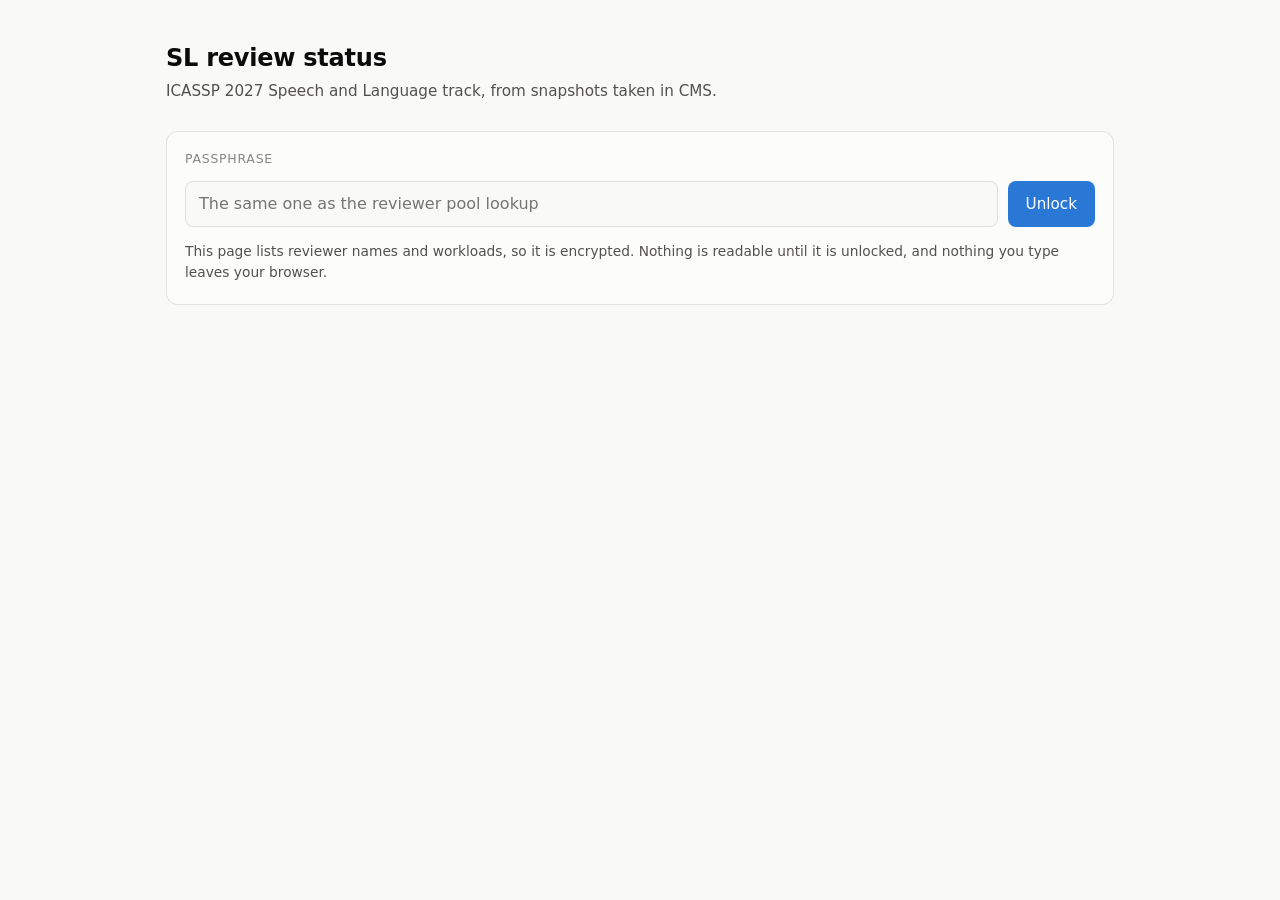
<file: static/sl-review-status.html>
<!doctype html>
<html lang="en">
<head>
<meta charset="utf-8">
<meta name="viewport" content="width=device-width, initial-scale=1, viewport-fit=cover">
<meta name="robots" content="noindex, nofollow">
<title>SL Review Status</title>
<style>
:root{
  color-scheme: light;
  --plane:#f9f9f7; --surface:#fcfcfb;
  --ink:#0b0b0b; --ink-2:#52514e; --muted:#898781;
  --grid:#e1e0d9; --axis:#c3c2b7; --ring:rgba(11,11,11,0.10);
  --s1:#2a78d6; --s2:#eb6834; --s3:#1baf7a; --s4:#8a63d2;
  --o-none:#86b6ef; --o-mid:#3987e5; --o-done:#184f95;
  --good:#0ca30c; --critical:#d03b3b;
  --sans:system-ui,-apple-system,"Segoe UI",sans-serif;
}
@media (prefers-color-scheme:dark){ :root:not([data-theme="light"]){
  color-scheme: dark;
  --plane:#0d0d0d; --surface:#1a1a19;
  --ink:#ffffff; --ink-2:#c3c2b7; --muted:#898781;
  --grid:#2c2c2a; --axis:#383835; --ring:rgba(255,255,255,0.10);
  --s1:#3987e5; --s2:#d95926; --s3:#199e70; --s4:#9b7ae0;
  --o-none:#184f95; --o-mid:#2a78d6; --o-done:#86b6ef;
}}
:root[data-theme="dark"]{
  color-scheme: dark;
  --plane:#0d0d0d; --surface:#1a1a19;
  --ink:#ffffff; --ink-2:#c3c2b7; --muted:#898781;
  --grid:#2c2c2a; --axis:#383835; --ring:rgba(255,255,255,0.10);
  --s1:#3987e5; --s2:#d95926; --s3:#199e70; --s4:#9b7ae0;
  --o-none:#184f95; --o-mid:#2a78d6; --o-done:#86b6ef;
}
*{box-sizing:border-box}
body{margin:0;background:var(--plane);color:var(--ink);font-family:var(--sans);line-height:1.5}
.wrap{max-width:980px;margin:0 auto;padding-block:40px 64px;padding-left:16px;padding-right:16px}
h1{font-size:1.5rem;font-weight:600;margin:0 0 4px;letter-spacing:-.01em;text-wrap:balance}
.sub{color:var(--ink-2);margin:0 0 4px;font-size:.95rem}
.stamp{color:var(--muted);font-size:.82rem;margin:0 0 28px}
.tiles{display:grid;grid-template-columns:repeat(auto-fit,minmax(170px,1fr));gap:12px;margin-bottom:28px}
.tile{background:var(--surface);border:1px solid var(--ring);border-radius:12px;padding:16px 18px;min-width:0}
.tile .lab{font-size:.74rem;letter-spacing:.06em;text-transform:uppercase;color:var(--muted)}
.tile .val{font-size:2rem;font-weight:600;line-height:1.1;margin-top:6px}
.tile .chg{font-size:.84rem;color:var(--ink-2);margin-top:2px}
.chg .down{color:var(--good)} .chg .up{color:var(--critical)}
.card{background:var(--surface);border:1px solid var(--ring);border-radius:12px;padding:18px 18px 10px;margin-bottom:18px;min-width:0}
.card h2{font-size:1rem;font-weight:600;margin:0 0 2px}
.sect{font-size:.78rem;letter-spacing:.08em;text-transform:uppercase;color:var(--muted);margin:30px 0 10px;padding-bottom:6px;border-bottom:1px solid var(--grid)}
.sect:first-child{margin-top:4px}
.card p.note{color:var(--ink-2);font-size:.86rem;margin:0 0 12px}
.legend{display:flex;flex-wrap:wrap;gap:14px;margin:0 0 10px;font-size:.84rem;color:var(--ink-2)}
.legend span{display:inline-flex;align-items:center;gap:6px}
.sw{width:10px;height:10px;border-radius:3px;display:inline-block}
svg{display:block;width:100%;height:auto;overflow:visible}
.gl{stroke:var(--grid);stroke-width:1}
.ax{stroke:var(--axis);stroke-width:1}
.tk{fill:var(--muted);font-size:11px;font-variant-numeric:tabular-nums}
.dl{font-size:11px;font-weight:600}
details{margin:6px 0 10px}
summary{cursor:pointer;color:var(--ink-2);font-size:.86rem}
table{border-collapse:collapse;width:100%;margin-top:10px;font-size:.84rem}
th,td{text-align:left;padding:5px 10px 5px 0;border-bottom:1px solid var(--grid);font-variant-numeric:tabular-nums;vertical-align:top}
th{color:var(--muted);font-weight:500;letter-spacing:.03em}
tr.hit td{font-weight:600}
.pill{display:inline-block;font-size:.74rem;font-weight:600;padding:1px 7px;border-radius:999px;
  background:rgba(42,120,214,.12);color:var(--s1);white-space:nowrap}
.tipbox{position:fixed;pointer-events:none;opacity:0;transition:opacity .08s;background:var(--surface);
  border:1px solid var(--ring);border-radius:8px;padding:8px 10px;font-size:.82rem;box-shadow:0 4px 16px rgba(0,0,0,.14);z-index:9}
.tipbox b{display:block;margin-bottom:3px;font-weight:600}
.tipbox div{display:flex;gap:8px;justify-content:space-between}
.warnbar{background:var(--surface);border:1px solid var(--critical);border-radius:10px;padding:10px 14px;
  margin-bottom:18px;font-size:.88rem;color:var(--ink-2)}
.foot{margin-top:28px;padding-top:16px;border-top:1px solid var(--grid);color:var(--muted);font-size:.82rem}
.scroll{overflow-x:auto}
label{display:block;font-size:.78rem;letter-spacing:.06em;text-transform:uppercase;color:var(--muted);margin-bottom:8px}
input{width:100%;box-sizing:border-box;font:400 1rem/1.4 var(--sans);padding:11px 13px;
  border:1px solid var(--ring);border-radius:8px;background:var(--plane);color:var(--ink)}
button{font:500 .95rem var(--sans);padding:11px 18px;border:0;border-radius:8px;background:var(--s1);color:#fff;cursor:pointer}
.row{display:flex;gap:10px;flex-wrap:wrap;margin-top:12px}
.row>input{flex:1 1 220px;min-width:0}
.err{color:var(--critical);font-size:.9rem;margin-top:10px}
</style>
</head>
<body>
<div class="wrap">
  <h1>SL review status</h1>
  <p class="sub">ICASSP 2027 Speech and Language track, from snapshots taken in CMS.</p>
  <p class="stamp" id="stamp"></p>

  <div id="gate" class="card" hidden>
    <label for="pass">Passphrase</label>
    <div class="row">
      <input id="pass" type="password" autocomplete="off" spellcheck="false" placeholder="The same one as the reviewer pool lookup">
      <button id="unlock" type="button">Unlock</button>
    </div>
    <p id="gateErr" class="err" hidden></p>
    <p class="note" style="margin-top:14px">This page lists reviewer names and workloads, so it is encrypted. Nothing is readable until it is unlocked, and nothing you type leaves your browser.</p>
  </div>

  <div id="app" hidden>
    <div id="warn"></div>
    <div class="tiles" id="tiles"></div>
    <div id="charts"></div>
    <p class="foot"><strong>What these numbers do not cover.</strong> Every paper figure here comes from the papers list in the CMS TC chair interface, and that list serves only papers carrying a 10.x EDICS. Paged in full on 20 November 2026 it returned 1,777 papers, while CMS reports 1,798 submissions for the track, so 21 papers are counted by CMS and never shown to the chair. Special session papers are the known case of papers that sit outside the chair's view, and nothing on this page says anything about their review status.<br><br>Each snapshot is one run of the status script against CMS. The reviewer assignment count in CMS is the total across all technical committees, so a reviewer may be carrying papers that are not ours.</p>
  </div>
</div>
<div class="tipbox" id="tip"></div>
<script>
const EMBEDDED = null;
const BLOB = {"s": "VT5A1COQE7eMUed0ux1luA==", "n": "jpyxKUgJA6ZMqvdV", "it": 600000, "c": "2Gi+vHkzTwDP4/EynfaLkHqcCMVsfRgOd6RXDzPfnFqF9wzov+NC0WvnWCuSuNxJ9QCjYG6LsGT9OgUgY/+QTfHTuHkvFEIGTGjuIW9CtPpgP9eJi1OwWPQg0uHLWzDps8AKWvxbxJbq6F89ORweXNE24Rd6ab46223A1RHwvCFULtIzYVTkerAvLFrNN6ggnmcs3SJ3UdHBC+iPTeJ1As7Ua0ekoyBHc3RdM0vcWK0WCaM26d3qcfJXpR3e/zhcroiQSqmq/4J7Ta1DGQ5ZGRdBD0OYHFAdULrUmCRNmjStPIqjD370tl1o0oeLWJ2SW1OHKJ1McZEOu+QO11gn6oE26PV1nuUWTny9oNYbyYr4yT3vmxSXCVjMBTSuDcanDkThqNB6tHo3XKL0LD4Oqj40jb/gsaZl8uwGy4z5OfQzDklf5A/rUUjPT75ydEneRy9VuQiNYprRfqayEoTMMfQg+XKzhZxoyPPT837/cyOavwxi8qJUvxAvfZaIpoUEFht1tMAL9ZPFCAG41JZU4lWFFFUeCqrfJnIy+miNAkDIeU6oFw7bb9lZFj9rw+zNW5C+kqGKU631MFXs4NDNUpcq3XZG89Ksw1MpsxBAuWE0wN+Gd+11/UejHcMmaCPYODSuXotR9R5TR4+3zJlMuheTIaK2D7IKLK79wc64nwaXkFonXOLnU2jwickJTjkVzmrr/ePGLtD/bgaKDhZHuSWqL6p/MS364hGTaOrExTLTpDtJDKx5gk0f6u369cKPHIdmU2MQtwzI+0xOJPNzCKR71aWKMSI8r40+AqA2C8X01s99/QDiSH4YZSSHglTgPagaDNy/BAGAEnFBOafaV4sH5FcAwi8RLI857+/u2+Ak8C7HwDARfNY3MdE+W3gR523N3j9CHO+npeimzDenzWqVjP89Hc+n5ksuofHyd/ORgVIdQpwdiNZ+fzBxNCspVSWwXUNyDwZ/M/8jt2h1vov2OMyBc60GNtY47xWMAn6Cqg4f2wkt0DrJH9X5rjLQmBO/maxMX0VH0C21a/2bJzZl7ZbGY9kGQvB96kBJfdk2XcXiYFwDYsTwLbmVIQ71oYgBAaG0VYjBeJ+TFY1lPue8peni7cokxwr9f3F9Vw5OcHtPdVWXBZeLxY8c2Td2a9sZs29Q5CmQ+JneKYDkFACpbO6Yt5tmXaw9dQ+/u7i0HPbBhxTCmZDldbxtzolGwLn4asjC4qN9b61mifAourulWW218uZFi5XZ3rEsnmKHwj4N77ftDm12KDnjXBCXLghZOiMLNK4Faa/skSfWNhwwKuAfpy2M0C4tejj476Yi4htephHsC3U99pbVf0RCq/HqNyAZ+T95tWt6j+AlcJxzl1JYBzshFSp7GcNLbHum3Pqeo8Hpbsco/DOv/iPsF4Qfa60/65txYTgwXdXyhzJu8V0+cV+iViLhY5afmWr3jdGTqU5jL1TwYt/2Y/WBCT1TulyBXhuVb31HybEBRinty4epaaWKmJbbzIhJz8OQ5LlAEFP4FcrUgpknNSSaT9y7wr+NMJVd3ny3/ltmu9K2Yin/jOWNVIKgDvuLGGvyfSrV1IBr4UTfTmvVENmceOn1h0oSGHnR5E3zTEJ2AONmu05tvuTYCzDBk/sC0HjWtu/P0Bn9xbGcPpams97e7VCJ+wMr+QYS8R25WH/URyao2AMfLfzY4c6+zruTmrKJzVZu5lPMU9Wr8h5e0c3DjJCI3LeivFYMzQXPLytXuZTpnqliv42rDZ1Kr8e3J5LIqp3oqpuSYW2pBlTgQx+Tc3eie6Y5fm7gKHMDX6BhKUwGJyth7UCyZ+wavuyxjcNoVg8F8bfRgMND4n8fG8xKtzh8luPYsbF5hCHtZxwQB/vHcSdSwMrl/lZQZcyUyXt4G0MpZjsHniAqmr3AMcvPafBaUDfEkxLhypfBvkientPMjt0jFWuXcNSocVYsYURiiBqPeEULu4YtANMVmEY/H0Nnn+9jD5KiFfQG2nlOqrS042FL7UyqFOQkpL6AIt3CXj6hxU5TFAQqR1lfB/NLeR5GptRH9aw/R0OexdkQRuovq80B22B5RxCf6kkMMrZscsJNb4s6IJpfO2lrZSOCvOJChzIwttYURDqC01Q7R/UF7kRd2BjR6SN4K2aL4EINvc+SMCK1ikBWSn71BHPeXJaPTpx5XjoylB0mUeDkILkt2U+IPu5PUAgniI/IxogErEXAl40IUCNITfTvHllv/IAtoTTNB0aFUn4bZ3cwIw5LwX+xeAn47tSnra9PeW5Dlbzav6CmRwG+8qEUab/l3izXJ0jGNJeSjd15MPK0rWVPl55VmxvxImME2Xa2FFUDdlyy2Ppv4Jua4ThMRJyKxU+kJHlVLCtJadwQVrSl/MuN9g/a/OBEKsRB56TPhN3fjgomNAu2OyS46jQaPcqtQzvYlwpp8RMtndxZpGakXn0pe3aGZ75j3rzrCfWvbYFD/QvIWb9cOAJ5t7JS+jl9elNR/zqELtmQmQlWLICwJfhOShX+4o4zkI17gdkQNyp5DcpIvYNNWRDNdIRIvuEIlF1ilVM2CcyC7yG30TILRMzGhS6vLrad7mWJsWsMZyXQiHUNnSEjmLolD3ZOgJO0KuLkO7ttEqLwshjxhG1CU8GCVKKVGJTfh2uc/H1BkCH4YVj+HDmdyxVdfrqaHrDe/cC6P8Y7k57xORE2oSnW6wLjzYREMffl81OxXcICcqxwvObd/[base64]/A7m11JRfm8PuCCKl8sBWcFzjSLu0JN2Ivf6dgKWlZ/tLrE92fOvzyG/A+TblSWd6uEdxhVtp8rwVmQzZPm8kDJw1YknDm75vjYx1oMUfOE4X32HrgiVhdnMr9Pm2Rk5gAuFTfgr5Qrzo5642NCEhueL/VXKA5/flqebLTyWm4a79PQGHtEcA5LxxJzGf3zLCiWIDaHxAo1Pv1T1x8x0dRVF1vM6w7VbtGQjEWldgpfaBLQ5rOl+oL9Lz2v0W4X5SKAG09eUd4z6My6qUFVwE1YC/IzD3O5r/gwz0vp5jpAAJ8nAHzGgpPKoWRAV11lk4FYumkexDkNyclJF9Ms2xsH+LCmD96E8HJAyK1ypIFGDFgATBSl347ez/fso3EtNt+WID3CQ7D8LBR1CU7/+hQ4iLx6rCect+4VBzdhsGWV2/a0ELNAAv7rDRE6PnYVSKyCY+VzxhcZwd3LPvm0cjf3nRqlx7dfsXfUKpyOV89NkQ3mbwPUozZv8cOb7ngFpbX9TxW0TXOaB1fyG4zfsMqYzLPc/svHwERcznHVLYPHzl0j52lIBNcC2BKsTT1KLBzIhoizfsLZS/K+8nVAsuuZ0cVLHXIL4DmVhimSsiR0ELXyYLUzwRBcLRwBFPvHjktWzDSDXuhWB0VT/2tKxad8A9FBuzhRJFY3J4yDwhpHQXHCl8je9MA5Z9tVJCV/UPVTMBtasFuKcXd8f1QhbcY/AqHaYNKrgV5kVpq8ziY81OeYVCdyZyZc2D/RZMbjXoAdWAaBylgXJBJclCWG+26BrDqFwyYE0Z0yWhFv/VHIHmWoNPGExZD5HasMZ7t5MS6OeRfpaXVNqdbXC9MX8ndBXoymPWCAr3d941rmiZqjhe2ABaIqIZnwJ0nEUADf/1hwI3RVr8pdjyJ0BkUUQht2PjQqxa8Wcc5BEjdQn7DwRDJoSWAzOYscEi7KryPzBi1RWXxJ73PUik4ammVRnGNU3gOMCCnfUdR46yki3nWBmrfTS4zyzs9u9FOwjHt2okkqzASTVXo7vlRt4z3HnYrb+7J/LSfk0r/p6BuDX7o11e9XOuHLWj7NJiZRUJg6F95t7sPlhFG78zmB8flqy1R73mQ2dyOCNddvqt7T0XVGLE3kdYPnCwGTEIOssEBRwnn+oJCFsdX5KSbo4QMEI7rTZUi8BwgHMXGQsJKBCGcHBnSQ/MQsiPM/nYB2FEJJ21TcZvd91vGOeLKpAf3oym7mj21QDMaInN8S/2Osg72QO8cyYZuAOaHtcrTmJT8qeRVqZOsntzRJwDaCg3p6lcBqPXHK2NRXCuoPbuWwCjEHiCiu7d2XNuewWGoA9d9CV6BYOUEBirTgwJZglsnJ/kitX7Ez/AXr75oyYkXU4uLUq3sNffy3G48xORa/VAmhnNq/isDXAK/NlzWggfwkYn87dlwQwNkA1hNaTWRB02gA2KL8ky7awS5Og6LkS4744WQW/yV7uT1GziJ8Gxylk7viAA84oluxsjIlQkwRxzMjUQN1F6LtYnUqxxngWa/WoWnjkO2n39jXwAkawQ/O+bmoYEIcoXjN/M6ICYZ36fs6jeJ+PzIpXxHz9ParO6RF3QBmAqq/0nCmrG/fbG7b17LJUre8xnoFFmyfXhD/iwae3jJYyrOChPTnTXFSAynGL13oHxNBWYPir1WernPFZb1vk9T4AK/ShwFLhJh0Oy19FxjK9szhCGHvsXtp/nIcsaUApWXs4Zou7vjUjoj4cVgQGLO2toG7V20Dk39+19v3O1//[base64]/[base64]/8/[base64]/FqV+RwH4hKf0yZT0pDWUbRhmcCNKtKyMyIeoXJKySMoG8zfk9VWjA5mGxAWtDts9Ik3yJWOqz9mcXhIVTjBvy5XOwLASikVBF3KGUsgAgZTKuxUH8Ai/loZNxxhGlk+SquNvShglQvf/9tsFfrsPY393t3NH3qoC14WKOs/uYUEeuNP41giaZo1CZq6W8ww1nLecMY8MrLiN7w8x60VPLlUDnyf6cKuFci2GqfS7CFcoihTvVWYgXp+wHCgxY9vloLzhtmGgZAwXqwJvj4tDDJ/mnsbrjYOJMnbCpKTNXZeIpj/8hsKMzXjkN7rbFOptFv6thMO+2J/y+RZNDnrJzrFfxxP/BE16O3aoKjvbLJxvYYlsFHIMTjP5LtFLqOKgFPlwdMehtnVljVghF7uP7S+IHgV8MRYnl/7HYXePMigbapssUHyBGdgbz4pennCTr+1xb7FreCCcezOqbOZPH1wPAzmpgChI+Smp0DpcaRixTEn3X/FKtwbRQe3d3QkbjknDYYEzNz+R8m6g+YvhFppjRh/6MTVJeAJSxR2j2pwNaOuAAuQBbx7aygfqj/NBAJntQZq8tkSTIF8FQaHSHdXCWar5gHKHTUV9WB99WsTqxoDkz9DcAVcU/ZDRjoPb/djXj0gvOKIvZARZbbLwjz1es/OxsSXlFpywdcMonahyKin6WPgkmTorPGwzbmrUI178terUAuie0RBwVkbXkTqWVfRUMr4DcwBqmglXlo4HyLvAMAjPhNq+3Sn2c/si5ZMbXNk49V1OS5dkdaHqfxjN3naNRJHq0NDjhD2PoTZyLPLf0HXi5C7SHVJ7W+NBSLr/YdWvN5EmENZGjlAvnUKWCT9Ghoni8u7IU7RE2/iwOnmROGKUBNLu+WEv4wkZwv7LIDzfuhg0bY68zKMQKuRYMSL1OTYmey/SpzhG/uQ3b5jc5mIOtJg9ckCspBO+co5JeqkigFBW0caYhEjTCsLu/KG9NXy11Epueq5Rxw8Z5XIL7yBy8hbdA0NBjt7k8NGrfLksmGkMwODxizQXDbWJiMcniiKagRCjXgSOsx4rxDXEjZ6Zi+fo/BbAbsZD/X66jczPQZzCe/dmTAONOoxF4tH35S0W9MKep29d36h3+hdn2+6yYK/HQUhwcfpOeSZGqAyTP1KCBrWYtb9quHU4At+vd9zV5XF1VyCLfVLgCoW+K6uBmN+NwP3+uH97G9q3EAk3QIF7dtUte0HAvO4WwaVTqYb98bTQhmBmjf2fVRV9WvAdj9k97wjnqfKA0u1YdkW0Kpo/qOu58VdbhXLSFHOTGx1zSE3PFN8LC0dNcHP9Xxxh0OOaMc9p6tI9UDZgfGuGAO5B9bITx7icvFgCI0HwhvPzLUhKGYFIvA65Ivp90Q4VVmyzJEqQ0CbXQyktWDAg+S7fzFSq//RHMFhrdu1HiWr/Tqy/qPsz//prC9NkGSx3Kmza7kE6lnXU3xBFe44O60ldEK+tpmWwkGueo6jthTunmtkQlssYDcZFkqo/VMe8KRB2e0RY/K83hG/M4mq+3b0mKqzYJPP0t7NiQepo2ysxmekAhhJOo00S9b0Mzbg24rZvqQmyiJVyLe6Iw35tDHB8huZW9QmarUEn3N9emBpq4KzlbzrriEf7sLiBiLKelBeBw/29Kg7esp/2zfwFV3pInhEGuGwP8h9iGuB1/XEo/CF0JfHMT4qv2obqwGSx4drCOEUFgcWjxzANS2OzSWP+C4YO+YYOop0chihtDaTZF7jVJnjI7r4/HKeSirdZpksnxKuHm5/jRBReBXvCK6mlQuwo+YPkwZRpU7wD9T6pm0lfcHUbtEas9ts90FkoB4APsmj2Y0JacKXQvt/bzY5LEnjOPMfsEhDP1pdFNUt71e4IzJvorik2lke/1LBJKhzm7QvtN8eqo/1VH3g7GUAxiR8V0WqueIbQXgwDkIh0pNjShOzx3JUD4lGtBOoIChoWObK7UjvNb18vM9WFjUmAZzNaRK/KmRHzdoeL6z8terPFXE/PZu9TZJ+YTpNtXsPtkL9kebWhGySP9vaGhHMNGt7qH2cj6X/ZeLswFlXNUCWijpgmU5d9RXDu40ckOpVbwubVjSEcg7KBOqHRT+Yfx2Rl7Xv8cnC8Nao6w6WPxWOYfBgXH5AUARMw8qzAz06AaxCWTuklLJaVtTUjca2EGN3PnqO5+NTn6HhhaYfzCVIVSPuH2e5TMeqf7SXP9CZGNz0BWrQiqd5/QtSrqeYGADDMm9p3WAMqn5g3eJIPOwiK6B+nY4rk/qAKCJbfRf5kDh03XXDC7BAc3PN96rK3YUpqofM9Xz/Pqyz3j0+SWpE9mVLT4l8KbdDmnCMmF+JyCx92V2ys33QWtpXfXjJxKuwKlmNG0jPr07kKhWeVlLeQxJGTAp8TReaw/K3sm0euWw71ZOjbY1BaweTortAlLXp08BnTGMDkmzKUf9w2WEwy5Oc6IJPmOikaROTnUDk80TuldYpPWh38H3EIDWpkC1yrAr60ABz++sS1E4KH/edEhbIL97ZttQvhAF6tnVfqKDM+K9Avwehy7Nq3W9vZe2n4XV4nve+7V9x6+GMnt+yf9SJjdkmv6oeWPHrewZvRckjMRflHTqo2UuQbIGgGgF625UmPl1QzJ/57fZuu3NxDeIbZkdc8Dg4D3xEtFqke5/W5RAnf/3TetOaIPbdNyYEaj5/GWafAkUW1pf2jeMK/aEmLppm48dm3MBuHHsAla/wEHE6FAUPzWMSGAMNUW5H84rzSzl+KcYLLAFavpWoDF7Mqd9MhCEk8H2MKKtTw2gGlNEgnbk647KBYMDqwAR3eakxnGZfjVoBvGFEz4Ui6scxotfgBVfnOWhFnzz4A8TIdgwzvujxlTbHsQ4mePlFD8Uo/[base64]/CKaVGZbdl0Iz6ZqwWAT1O8+FH/gStyp12g6iDaJrGbo+Xhj8qlvs9VOOEg2rD54fmgvhRENTJ8lTfd1/feR2ba+9O4/n1hMoHo/[base64]/YtWLonyY+aOOI9NAtxnBu5ulVyrEMgVSHeKcWcGlBtLQYXc6OOhmAgzYtI7YrfaqYUtmTEtxTumfQ1nCspj4Bc0DDlez9VoNYxPsVEDI/gQ3T2xeRC6/2HFUq0hPan7mOifrRHmkpd8wvH91VKQGzOqC8vFPkNZlcdqMuEqYzLueLdHepahYbojrocSl3JeMlDkm2TesuYR/xJx4s0gNBHcf9K03tqPW9p5hPI4ACKtc78LJW2MXCMwUn9IZn7rn9VXNz261G880VaMeTPlDaxNwRCW4roQfRoI5oWqHwEFLhPDhkhM9Yq4IMQXk3xUi8QaTL0CFu8+ZcfxUIEMwznx5Zx4pbhxC6I+cVz/SmhRktjnpxrUqLe4HWe8Yy4lB6yjml168+9rLbZ2DZmk3UZOUuzvszF69zUrNidEHfS5YowGc/Ri8T0CU1mzseLotaDOnOqRXjcf5G0aJT7UnvK45WEjNrHf9efizamnO8YrPMK8fn6Y+Ly44wvWHkK8jVyAXP+gyHhn3Lk/1XLkZPOVBoe3tOIDUM+MMAj+wayMllWHI9AGj30zBhlfUg9Q/Hw+MP5mbkUc+NK6fECNwq2+ZdFvJwU6XffICbWH/[base64]/F4Btn8tOZojq0Yw/JhzCq84q4SUTNs6y0lemZn1cQB7l0BlneY9qhnk809Zf7o5Ito36zhC2SDoVsmgVrCMIPUPrAFJDtX/tAmGXfr4Mq/Mvl3mbzEy8KddLx9bwjKKP8+qrhrNktefCGZaKdCl50cYkTcD6BmwOc+CkwM4QsG5CaeAvz5iIB08hbTMX5ZJK2tZur4vClX2dw6dDnr0u5u/[base64]/0h1l5bIzSnd2/17LK/HqGMdDinbWErKNdAVloG/MSrbqz12HnnbjYF+9//OqWEcnGS/5DRIdlLHWNTAKSLfwgr7lJFeMwfAb9lW/HZg3J668b/8MoGnCcFEpFphdNlUfcT9En+WdfE64WCX5BE/oz7zvYLcGKsjMZv1pyKtm/6zebNH3OZKhyadtlZyWWewDrGLNSKYB6gkiR3jCFbTt4AFaYbubn6t8deDMobCc88a5kKQFUS1mxL4RmwuPETnTNSgarirjSOlqf9/I3tsiIXxryycuq7SqmQpK0YQuGFRw8Vk5tHneHMeQJ3UiA5SE8izcYetnv2+TG/+3DMpspYNNfIz8V7Y0hMWlqXU0WarfpBWV/97zyWIriIWI7arGwk1uJrjScq3bRaW0oH8Q5cbchrk40qSk3a/20o4lsmiMEsJ5KlhIV17/6Ew4K2LHjswxwXbtJW1nseHXAL9EHrg5kkd3Mjwo4GBkMKThvLtNeT+h0WijwmGzn3oqiDa+ete0c/w6PngvgELGqwHgjW1UTpqpxo+bkY8HJ0SHyklrRM6fWIi9Myz1lVwhjMeq+SizhaW2jr3ZKAPR3K6YSkAanZ2h8f2p9QGniMw+JWmdUKFFrBiglvJNq2mHW0EtF+9jsgaBYpGxLZlKxd4xs4hN8PbalVIeqQka6T58bTbjcIi+vD166/PV/u+xUIoeNx42iZnajrhFFW8/TiSsUAd1DPh5BgOFfMPTlDausvPGrusEaQlpiaKCdP3rjyiS8NFAtrlymOSJNHlQEjLBFQAXGOcBzI0q/mojdmH6uHpmW3N4IhxKC/5O8J/svqCRPYECinEFukMQej1ZuqTeTT87FUkM/HBNFXyjajmVpZmyT+fiKBfngfLBTBwVdQ54NuM5gkyj3/MhYfuOAENkvTRGVYpuBQH+8mE/uEp5+LVHgoEGY4V8U2McF69Re63ukqvYOxNSkP1gyRBGre+q4q1OXNlUgAvL2tLfrNXcDv10LatTdPL3IQdMk5xsBK33LHt958/BtqY9Y+6ZN7FeyLmkLO/Od6zU43Ybj0jRyuzUe0+9IUOv9wY02jAl6744XPMroUzueDeuAocytxfptJoXcChmtJOjUv/fmVMK3WBpaHjq0H+/bWMhnAOntkNn/SM8vfoqTTZr168l1uQUSmpLteWqG95cgkdFCBnHmXgLwpmC5XYZRghAM2QSuun9cuoz+1CUm0K2/JfZ52KKSuVsRoA9GEX3p6CCF0wNdXfHcVuoO9WaR/tRb2ZZr/puPkanfNVqvFZj2eZDFiKpIh51DG+hmE+b/pJfAK23qd466NJjqBNu6RieZofPtBoRJq53xoBdKewi4/rwhWAVcgomK4XgpYzhQPjhd4YP47qkzrTU6nLBxns9o3GtMCRNt2zEyKm1Lv39GDxJVyQhFU4NPSbXwQ4PEBewTMTy4ViJHhJVlqvIitqrkxXdnm2y6flpnN733WYi78sF/TBInjee5lxfmVubChlhn1q/BW39ZUTbPOAi0FE8WgrpVb5rB8BRTzvBvgIAMDweqE14UyzlwU5V+zBrRf0ukBteIEG6eK3o3aP1+LXEWmVsBWNCzvLAMibm6XV/AIXe36OW7APl+ZLKmCSDx2R+F7psbA+mvGHUI4mVGmXEF6QeQSfgOo/DprfxzOsCMqNSaLM50aOM5ErPzOYxh8rYkPTs1bXZ0L9fdJn4qnZDjg6e4/+JzRI5i1+JcMM8b3FdjM84qQH5Z5TWiPZacAWPzPst8moYqnbi4vVF4SA6AsCn5J0lQGMHRNpGuI90+L5U7tMMjxDfBz2hig/OBqLExBvBtcTkNFIDZZafgPlKyR5yQZ1jx0PWmCrFtxB+tJheNYHWuzHz/6yrbTweJHCDs0GSbLYYD90FQilglViYc3iG1ffewI/WfV0+PY7/wT413QwgzHASaABzgcHsYhCaEJatSwWH91zGV1ItsoAgDK6aXYE+asz5Lp9a50wHP2wnPEVngn9tL7z5cOszdHnAmoTCCQrqGpJrqVZX5LmtjkB/oU92IAsLnedTG6IJcUCwDZ/3as6tinRSh7mv2fJAWtraGrm8I+9+BkHaQBMiR94a+YpN9Gox75FzD4B4/PVq0LghruoBofhoKIxvwu4l1Lv7EAdinSmww3tD5uJpsF2ZyGXaUbdLBIuf2K8oTZDBeIZOexXQPUPjhQVoKkZpeofs9te5U+2wfhAJ/2++ciC0XUt6eCElGe1HjMR5dSEwJutRTgnjqnurmX2gYx7Zkh3NZRZkLnkssXne41HVlf82A7bgipMk04JmKGBMHL6YBXEcWmlDGPzyRSWcodzPulsrrP2+zyFCDYCkxPVI7ytTeVMxVVxQZJwUiPbcz3FF2R/6UFxWQu6eLSA7XPc/OdmDVQKtPk4YSRb3qHMHBHBc3EcaZ1FzcHUEBW5Fbyfb7/O6OWxO9ERsi3A8Z/gntkSI3O8AMUjCIGkl/ocDNEH5HGFRQq6fWvTnKU2rtDpVvD5vUr2NOn+waGzwiFPpYj6tPYT7ywwyQ/pvNf/qKNUZQUyP5lJLpIlgfxVxoluVCp/7fhct9Md6s0Y/bzyKNGlJqqAz4Z9XIuEKiXJ3cnkqauhjA+D/Sh3OVYoxfKmRMcZvaBCdBQFI4lET1QYTMFKkiVLrC/P5KWKG5fBbtQX3H0vqiyQFMvGLinPSmcodeFaZ2SfSRUyPZv5ACp+cPo2EHFrxzq0hCQAPH6drpFIWXGomoldCzk2/aHY98cP+ScsmCICNn10lN18R4JW6O6bjN4ITbOMLvvSxnrklsfJo0Pv7fP6KfqetV2qw5a2NRCKVYEWieCcdatpG5RjoJHETAfLtmuti6i0+QMN7KhFqGdSWCdM9j/yc68+7z85deiYkRaUh1koVs5TziZO/1oyFKL1wIfl0qubHg8Ig+n2lPpPWRqkQDyMHU/Hn+/sPVu1RiMkVH8HvVGbKkHMElVWQgIZK0NYIbmJG3yelJGvg/fSQXVKduHSUERqbr0KbE5cLM3byj3/O+mmXJCqEgGEcH2HXrr5z6o+radcqsFhtBriqDX8Seyf6ByYrKGxAUORXvJFldeKv90J2c6FVrYs60dJHnavrAFQlyBDD8r21aU0e7X4Q2maz2T/JJK47cOJr9po21/oy1l1eibP+SxS0D0EU9nTuNUsk9YZyVutNVaoX6nHrfluA/mwzz9URu67C8LFGC/nbgyADWqTtVJ8x7G7QOL09q7rK+py9MigN1Tmg4UjdNOCz89fcmDqXSYwHTruArQUg8bRTeu+QQkHz3xqoZq3AGRfhmYj5XHo/Ogn7DpfOjgddLVSIqatRtx7Lt+Chi8joF/[base64]/BwoFn4oR0qWxWHDoeJ/sc8sNH4mTu5zZgFn2jwYr+fPQBB9LddeA19Q/nNpC6U5+vLagmrBUY51BSHvzLwYDywNxLDFg1gmtsxL2lJymIPhqPNoqwIkco0X+yK/[base64]/IZ7VYxOIdgGPK7fuxzSqv08rDLQI82CWJbePHzt87XT9RW/9RR0FDKFk6RTva/1Er5yPe55KmNx5PuJ8sVpRuzv1INWhAK6Dp1to84/KCboD5TNGbt51DCAUZ1UF6OLv/6EwtThHCtguiF36O9eh+JLwr8aGcCuMKnKj87nAA1FD6eFeQ0DJnnwtJWBDvFC1ErHK/WZOhjJlZUPU1j4W0qm4eJiqBZrHznUgY/J9cn2OENPCisPsD4e2k4FgbKTG3i2gfQRdr0T3+4iXKrrv8F5oBTdXYwHc345sjAid+SXT6hsBPKjZfYLUZP9zJhs8L6GDa64iD3WqqitxgiUAxeaYnD07fZ/GZA59ntV0xVdEJuAWhgza68GVSVb02xfOXskDJLcSG5mymo8p2IRbYtL4djCxka5JlVNB+1G1WJ+jlTasvgRgprzjf1YXR04r0BGYw42QWHn19A0ouxqQCuw/moVEsq5D5n/l9g7RxX6THBoZ+s5FORAUYr95TfRQOWhHVKKqAH0g5ZJkupQmGVJmKhAVHA8gw5VAxbj5ye/bBnM+ooLIdF22MgxlDt9FMfaVYbGV2AfWiqtsSeVJYyT7pGy97dvfia/pp1/r7j/0h+qj2H1M8qQD1cI4RokqOqlRz9WYWA4KyUzNUqNDLHUMTx5AdeOhGN1BJqfVNVuHiLhX0dDpfvCTP83BFYHMsB3JYmiBJ6VWsXSUAWOp6xGNQGsWtEEGe6Vp4hwhtt0OhGYkh467JLwDe+/FIMqOeiwoMGclLRJEhI5WbDwMdQog8cW/Z5JQMXDQnhxHM9SFB58HgKlEQV1Yg1yD/kmoluEl3dBeb0ldphizdosEmlSG3dgaKGWU51nK0IzU5xqVwWc/uuYhGe4ItDWoPdJBrzq0Ea1/fByNNanZKCbnWbW/KZCWW8qVJmJkLFBZuEydiVViCyCCp/DIshaALJLUpVdeoGQZyrY/hAn5GQ95ZdHH8UgWCa64tRwbkkwWPhhBndiuTRy4u7l9hTlgDZWbaF2qVMen44Czq/d+IKMp/dF3EtBvRu8j+kfAYNCL8Bus01eXY35SqcToZ3fh4jlmHdfv4ROWKTsUmN7lnqFzPq1xPFckGYGjsY0+wgUXFqqntqYGs0xdY9FbBDDqjadvCUXv3shWkcEUsVibLkI55reqB6a7+lSPxcT4CuTIpho2VgPNDEUGa3r9A4WXJ3naywBK/Y8pQrcRKqdAQPOIIEO2YxA/piNPGxkt3E16CBbv9vMYzGgMT7xTESEyA1QlQxHDUH2dZxSiBbSRBprlVX9L8Ta0ku0v5zycGDRruGfZJbMA9p6xNYfsY1c5RzKcHB/YVfBIBE8Oi0/iswGC30dp4BgUA2bwb+wWPQEp9WEP/95y2BIqF/ibNYb0Ux0gNzzcBKUbK1js4O2GeZepoOGI2fIluEWyHsI2QOIPEwbJdjoXqS1V9oiiYgtpYN1g/aTujWxLaQyxglJX3ksqJ1UTUTE4h0dr7MvczoMOfSPJEkRIXnTpNBDCron5SZy+S6JoQT4TumW2nn7R0kUQzkq4ZzpWNITb51nT3y+2nH/EzULelN9AVG1vN/wcaPNvMfOFSBvkMIL3iZwX96HnNs38p0YUv/yQJ8T1IS0IF5mapzGkDMYIs0jFPYsr2Ml1RaPiOOGKVhJhz9P/Ma2ta2dwmBqs4iv1sZmFXfX621THusHLDIikxjvHKUe3qgOXRuLHRSb3GWym8qCXW0f+uW/miPlWJM/8unIOvQIMmVG+BpXzqWh+0Xh17Zvh4u13Z2HKZhB1MfeN3ulcDQHwSOyEUa8lJ5o9S8jcH9nLMuOAHirXyTVgfgmFifzKlShawJaEjoDdVoFxTKJRgYnWzaXW3dEl24VGFfu5E2IVUGH2zKf05KaQh/WMWE+6fwzHyDBzdHMSigjgSawz381UbQF3GnZuN6zJXyvctOCAI2LIEEkkpsyc9NUcIXC984z/ajLeLljkPRcpDPX8/BC1migVoPyIxfEVg4OlUT53v7f//0e5fbXLKDHjrZSn+KQhkkNAToaXye/Dhm4sz7cqNXsGr4G+exFiASc9JQ+VZqwfa7C2pNGQDutGCgu35hM/hpqZwwNdIGnjyJ8uPHhNPi5UtA16k5i6k6Fu0kppaPn8MxJAB+CzbUj/9cbZPSt7rZ+BuiDD2N22YvIT9S+HYgwvs5A+2ay4zqXRZU03Aa6KpC5gZdsrVA+0VN8vw6rDE0RjdAXgy/BX0Q0uHY9lDVW7suwZjARv1Gs/AyHp05Wtxq6R5R+X2RDhffBkS3Ibugo45ZJJryme5tOxgEZvGHXlCLmMq2qU50UFcylUcDQvbmW3AwqxsT4fyVfd77ys6uzySbgQgMQX3ZahoQ5/BHbqgndYh6cbRBwT613DlnFG/8Tu0NUowhQS4oWJxVZ5Tx75kV90SaNZYplCVBlVYNY19AX33pBM1rIt670uOSiE4clTIRUaoXrN6u/cgbAatteu3n2eNcDNI/uEfhF9V2Kml50w159MB8592OI3Ix3buM27Ltn50jwBAWLPmOf8+NBRnkgixKvSEnqVnnRgvggAnaq64siP8xVGfMljoptHFN54C0xh6KI/I2voZ4ZAMDz468l9XPWDPwFJaYJrpdfPExggAaORCruq1wpVYBQN7gamoHf+Eb2VXi64rXEZrdAPKuPXSBgj2NTKHehXf/++9Q8qxSw9kiyIqQeVB+arh2O21vYuYsDPVLETlLrWYLFGnsUjYc/xbRG2tQOzXfgaOhGo6QWJ+lYZ6mlkMELfGuFfLWzx8HtAVih7iofltfhE1Yuxbpzm5wk+YANtr/ZEt2/YK061ml6EdjXPNTNnSGpuMInuHvfOl+WPJvpXqPjy9RkZtgiND5I3NTWpQXBCjfKF507/P4R+Va7QPOx6Av2Kd9+C6zK1+Cf0sZiL6fS9W/i48SWZiyUuWIEG6tGrF9k5SCnJXhWHZeLYKtFLSWwUybaCt24MvwO4JPp9Gvx1c/xNMPP9rgZHyWP9+NLAGuW7QV3U0HjUJFFOIY63dAdJLksWqHihpcZPiKX9FbkATThl8Bq4KvJpzvIBYTw+ZkxfWUSQL8jDO9N/7llgjWK1xOcPjwtgVr0FbW17dQ51vwtPbA+I00M10MVYKMQ9Q2GmgumaywXEsD3lZWnh3ihDsUjR3vV9s1BOOz5pKWw+xykpL7GwfLedEHWLPDmmqJz3SSDupU7by4WLDDkU31d35Fl5xhG/SuQ5h9r6Of96G9K3Zqy21JfO43iiK+ykKCsTdFCh04M6OJLx2Ci+JbGnN6AeWlbnXFFamz5Iva/BkFYYpeS0IyreiIAAW3kE21fPw8wdLLbjizIb/fI3dKDPceXb54C08u+lx81SwY8Z6ex7dxUbIr/5uXc6uTp1GpshK50GtQrH8JCBWdOno1Top7ru5Uvy3RGzLHmMeEfCLeRtd3USFG41aS+41H6sW1gFV/37b0nk7gdxdu74SmaVzdIzt6eWdzBgsRhPwwBnTvbK251HEYnxee3+NxLHsHZPgudaQBL7B8P2yw1Epl0fSVinsmGdtDIOnfeVB4MzYCDNI/QaLBosB7JMxg9njfUh/tZs64fnp8M5N59DCfzMJfVAJxn+mVULwUQRKBWHZfTzoenseWxQTV5R9hpOQgqBnvt/3MTTFs+xbjlbMjplLP1yXyTPqmVTTlmLq99fJcUoZ5vxv5gYT5kOLVYgATdXPxsgdBFO4vdarTG7Q1c57ZtjCfswmoPtqc67qHjOVyYspqTWQGFYdi7uia2WL+OA8MsaAhL9VmKBJAseKTaIXwcFZCyNH8sIAVa/[base64]/yrwN8UDtREVRxwbI8/2Q3KMZZ++dQrBhRHiKvB8hUB9JEwCwu1re4CVBU/8n/9+YHTSGsiwGlSAm1//00gLMVlD13ew6eIA1QyDiLmDjLG3WHD2tyex1OoCmySX93uEgdF5sLocxfaNUz45FryJuEdeQlh1zK2wkiivkl9vOcsRwhfktBHvZXeIJvi3MxkpQjn+znYMtGCQRYR91uYG+IWM4f/mPT+7QCxr3Y+yiP4vuSahk8Ef341wSe0SbmDkYNzxx9/uj9ZXqaIRTXZuE9q5HtXrQctJuypb+O0dfRnZqUKeaw18CR5R2JBVTUCrBo3v0eyCvudAhp5eVfjT1G+eN4HaopVorxQpQgkN5cEBfJ7Gr2jHFnqJGk/6oTAax4Q2KsjONqiRB9psxF0xjCMGbI0qLJDf6ifnvQrAApCoF7Enw79uJVZTZmoxnij/vO+/[base64]/boJozjIZ2fOFDOSl7+fgMSZ3BHhI7roFrEkOjjxmVsmgOkkIczprITLo7NXq/m/aVkX+pOQN+RBagXPuzMh0lMZLp6Amyos9xXAX381MyOaZFLoz7AajNmtHlq35sk6SdzDZFdW/mL3i54pWuII8exOP5rVAhDL7bDeHDLQlt3YyFaPM1jMZgCdzLgN5gAwtdk7q7+n6weja25z4xeQLYUK83SA4wkHT7yyCif/RJKnNvkiV9q/xekq2PAwoaXI12nBtKZNKIAdgI+9edBTZC6sLPPsK7Med4PZwWOhIplPg8UdU5CgRNuitC2yDl00+XSMsIPdx31/3/eOSA7BOxIa+EWIrCi2wF5BfP6+9z+VB8TwHGol8TAFrYodd1i0tm5LoSqWEB8Iu7Imze9vk1IG2+xIjces86jF4dMpq+oqpli5Cs9kcKPGmX88Fmak/U8aBVayv5x4au9Qw80Cl5qdVQcwsvbKR7yqRVNNc08jxwyBxG80q+Je3LZ/cTRkAQ+OnmWxwQWFwl18RbtTBxHgCDJDVAosD5QqIZMrfiM0ssMW49qHV7kPR1kdPkR29DGlPkpkJfOkb8+Xli93pTy/k9O1aIzWm1D74XySNCaSDpmUkPWZ9h8afvRvxWLK1KJpEXqIe0EdjjmfdEDYLa/I9GFmfs1VGxWtNm0VP7PDRAt9wwkAgwkxG3zSL/j3DADW73Uhmmin/qTg1bIjZHFnWXtiLp7fYruACP//DvJK9NpKLBsIHgnlTnIKKuDAMP0ovNkDpZI7cqHeRVMvL2sT//k7HD2C+JJuaCzp95o3BjGpLs33fo1YtM2oNGUQl/eCtfoWqy08Qi2l0xuDLDsF5+NA62pdoVX7CbIl6Pd208rpdHZ4Krzn1w2tooMcj1n9LvQHJc9bUbouPA+zIgeae5awMkXTtyi/ponKXxasZgvsSpxw0wrAOFpjrTVrsuZJkVu+033pZ5ZRCb3iYUypO38mGFh1lXWa3UCnnr7JD/P+53kWmCWhAWay/K2dMV+CTERUVhdEwz4CfcVK7nbQdUQky2ngV4u14xhL5vkzK/AUH8UcFoQIPitGVhKl91wxB6VDR2/[base64]/X89S8EwZk0QrD3HA6paFX/ai7yUJjRxH+fVysWWaQkI5i39NClqZRh/xcKpToG8JDSo7GoiQLfUpsgQQFDtjC8fV4MI+JXktaHtVlMxX3tVQpl7vJ86lYYSVzXeG0wPoCXyuZ7Bq3zaftJkEOBN7iQ7ZQ8f0w7qzLRGB+Xiq1/0fMc9TOIacuyP2CSqnk0fVI6O+XNVFNy98pUo3yzRV+W9hReNz04+rtR0qLeDcGqy4TCQDWsxDX2wdq6EYHyRlGxxPSw6199GJvPd4SECwUZrphsJiSTvC6QTP8EpTJ7v3AXwnCbF1K0ObvI/+gJPf8f6+9TaGLuhiDSYzcgOC7bEgxTfrSQZddUETgC0kYBvQ6FKlEXjK7hk+uxprzuHaK0j6/[base64]/CSUgVjN1u6En+SBFScVEH0UVUVgJeYY2uKySghNihNAnPxdCcous0NIhcFp7tT/q4O2UTxeyYgAcu7KzXNoHdA9Wu1i+/FcQAZY8XbRX0+ZBWmUeIRUQCqcGlq6vZ/2Eavv4RdQLhEdekm3p2hIrLyompqpSPm/[base64]/2/4BoBjN+nrRALaolwBzLxiiBMevToHurprUQmUbgNMTcU/z/Q7tOEw8oLnmCP9JFDymTQsWkkYqKuIdAXqZEkkwi4j3pZ83aA5lEkUQAs6LHGmCAFo4L2qcdj7DKUGtMkEd5hqAbBmQvQ4Q8a9xvCjJE8zq6DCFOb6FsxMXUM/rO/clxNDL6gRQYrcVI30vVyRt766w/GzWYEoRcLCTutEm+ZV96g3jrUMglwh2+iNJStHy+9ROoj6E2GgL1y0A3orTtbWgX70lqFN3RKTvcwTs5Pp+4h/JjyQ+cJCzisDgeiUhXCh5l4voZiUrXe49TWEoNU2xSithJXl7htHEVi8EstPfd6SC0biaCrNYZptqQJ8fzJbisYuWHbB4mtw+bHvSR86RSo/T0+yRg3IgJCl9n6qeh/pSBpbduCE9w1xuismsLnAPJHI2zAlBXHbqoRwgZpyzbzr2Vbpavw3W8KKkCliq9BMAyF1PrnLg5dlNtlUtSS4QJrQ2kLzgEgxOyUovQ3khDmTgCpexWl+9O4G10lUDxXC5hkIcVNASeRxdYO1ITIE1ixPiq9QWiE5KOFNNeEdzDjWbrIb7y3yDHVLN6/KjZ0A85pZf5pSmZbUKAlwtUGwtLWVUKgXOIrZxOqJwDipMyt2ksp2GU1Y23whcusnR3v5UCgDJyomE73apk/bpL9/jgxYVGFt0oPWDpSE5xxg2O14EIxNYMn40JHLGGBE5MFxtw5tCKQAI3LfnEduOOEZceodAyG55kEahyQn4AuWF4BWS6/gzU2y/nSkOibzgW/mkYYYwIVFDoEPAMDJQADHRdbvP/9u47omKWwV6eAYcH9EaWqQAAgx4GsIUi9qlj03EibDTK62tgeRmDiVI77py2qS/kYhjLN48/[base64]/xi0jkC+9nreElzuzY+bQKcKJtyT6zNh+dlQUf85msQ10Ww5NSAzQz1zWL2qSXtTWgj/KoZWzxAN7igg3gHBqvHP43y4oGO5I+mm/GclSISwWeN1jj3ymjE91UjTOhbX+2edfHWYjBoyJDf25ur/qjdlPnc1RKvJypx5wcSnJtfKlzOsgAaIC8qDgejtVERv5RfnRHkAq2r1TIcOHfUJejbyCMJuotVAepeqSEKphGG8jKSN4rRFyZzlkjAqTw5eqpb3Ey705lN/zbfuIsmnrTIaoMPUzD+FzuwKuDMUkMoWmNoQhmoXTvRLcVgpqZMvKKTD/IgexaX0r5TpUZ5XhsdgWPuWdBW053PgH4ih9QK0AU5qpW/k8Keg3z3vCXghhtrqLyeRs1G4z9mw3/4Y7tvs/niJbaFIu4GQeqxPe2Z4tAJ2fDoXq/9YXugAft5utdLOoaK6kOk+DN92uLBn0pm2jtCmH7V00ma8Z0JmskrH5z0bDzxBGISDtccVXxT22rUFcRFYrf1SxaFjal+sIX/gTOmPTV/7mzgPC3n/p4nqyd+ag7pQo14srHkk7gQ+T/ZiO9y9R5emhc2ZA3Y3jOcAgEjolKD9l5IWcnk50eZ+prbSLOqy8a1RGdjfd1j1wc6qBCOD3E45b1cGmffZAvLAw+gpcFsdyzXck8efI71ksEO9LF80reEvOB03EGQVahHqLdE7qy3NQEjmmisRY214zC12Bm5j5oDBMB12FRI3FX3x/ryWyN29l9JPjsq6h2FpFu3+69wfFJE+ALhjMbe6zJjAY6EWYFCzXEcQHcPpXWOSeQCBBG21iQKuDxAOw3bh3O5LQ34zP6j0nzO6ScONjwZyXXzMSeRd8qm39MkCmMo0Z9Zyc/jz21uB0CMXzboXojdnr4lyU8IKHZ4gX4mEpw7ExyTyx4XpR3Rq75JsQzF/+2wEx7yWzIJdPv3uZzYSgq2bKIjzvZc79boks7l4UrGieqzwnpBKZBtGudR3vj8Mz4clSjRVJIAjTWUqdpV+QI2C6atJc3hbl6gaWdP9K38lD/etzpHAofJ/bXuPYaGOidto2PdDDKUhwdgc0m1X6/BNF1DqNUpHtfh76a/bzOocjiUOVU41cNefWUhn2+Zm4WfcOw12G7wHBa0LlAprhdxeMYDNAkDrTvydN7jnMiSHfP0X87uSNZIXfsORb+Nhx/qE5SFT5ljwsdYyBahVdMIt5NBox5rE7zma0NZDgi5p4w89cYvkd9y/KIVOx/txca/7eBr6G+QWAXU9VYnAYjG2Yep1belZ/QlHrgbJF7qcXuSIn5n9qCZKHb3zuQI4qdB+XdbwSeqoCWKFxgaF2ZtouqCyC6Gif6SLXFnws2v7rLhBF7eeUVjgI/8dJTaM9lyiNROsIpeZyz1T/707Jhpo2p3D+i3hPYoODko3YFbq5NBCsimnuoHZS2NfZpo/vq6pLVHxuPev4u33cOY0393YNe90kr7VFe0pNq2kWHpDOT2Y8IRB2DJ6dccIKCxHI/of1l0P5YqxYWLhsbyrty8mFbvd01sz+BS3bt2dUgn4V22xu0kOdMIyU/ltGJRX6fVxlEy5oeEp9Coju1Z4O/w4kH55lDfCXmo1RmFtWM3vRzThRSKWYftL+jUlKcLYsNM6DjkhwI6AZHOiz8xy7cUBw/cl1XyHUXaB4+jsZ5zPuF7AHvXGgib0jD9C84hX+/Lw6CbwcXyHJhrsa4tGQvuCMfYPpK9fdt+aMekh5EPK35P+Wmp+PFxiBjOHQLJ7aqhTeNj6FwlFdLduSvrJfGYKoxFxdXKz1f6leTP/Vkrya721KwM6EbPor3P3aV2L3/[base64]/Jjl3i/o5dcmDYogBD2Q003+e2U5xtMPzS44byqEfQ9Mn+Qr/3XDQpoF4EBhY2Ng8gvyJ+uuFHvVtufGuFYtoHoCn77Lr+Uoq5eLzb0dQtlZlFZnuKM929GmEyaoqCrHpAqcdrfw6CAdI07QZvcufEXYCCwkgHd/Y8M0XSwW9UdTLWse9YySsJnOpU/mRrJXnrrGuDHcGM1Vu4ixKs9rQvAqrHM4+olntilEIhJqbauKVJb+BmbK/j46ardJ//0TTgNapycjAy6St7tTE3hBaUAI9H0y34c397iH9d5dPWmYY+wxRYHOaoSNhFa5BVeOUM1jQzNvTs1k1uFwVr3XNIKCBRT4kc1khLQHZP4POfyiBQQHxEq1pulsYCK51T5pIE8Igiq662Dt41Jx5JFNAxw4haMBuwjGCQ9A66F5k2WHvAjNlW/[base64]/DWOv22gmBOgYAJcYc/TQVlKxyIrK8at26OdS/d5ZFfxG0GQ512nuwNnpC3ve3k08SlNlhqcnBx1HfYUNYlThCtJXy91XV2J2bmeBAAkCGhiVNSMfaSfo84zUnFHTO6wUH4ePw3cURXXVYR/h/suHmDoVy2M1DKRaEmWAxcIpO0SJkDIUOi+/goYEJ2QfsVvWWrEqys6hSAEjDYC6Z5xCHEa0LZtUgN13/eZXvrWAU1RhsZE7HPVVQYTxZpgAlElG7nl3Wef/cFyZSesREMXm/[base64]/qT1h8OttmQAQNC35EJney7g2/SaDeQ4AqzOFe7XuwbREG+Zo6jZCdva+gAExl7xfq5vK8EcjGT6ZwKU4BVzaJPM8Ct2igUMFTT4dtOb2Fkvl1pcHNvbZ/oxMpkzJtHmAfkLW/MVu/ULlAt10vJQGcWsODGv+cu8bumTzTqi73MmHRjdqrjzE5EhLu8rfH7V+ByEOh+/iO5VpI+qDsY/m1KQK1AE9jKpOIbc0nqlCPDLXmBL9fkZqFBlUlEBX1kxw3au43mBTNgcJDpf68FuszABnvEcvsMkeigmMFTJxK42f7CfwidWXwJqjME0xe4YTvIW/f6+hykND1cbSnwjaUVmv4c4eOiClGT1xekvMB+fv3dsHbbMtPFS5VBHCrdgE94EiMer/hIJfbMBnrt0jjnJPU7RwO+bui4GSoLVxegvuk20OIRVnddpEOPJpMxL9lCm4LUej6QiD0WnqcbNtjDVryllpOnvkJaS7B/z7QWRZPPwjWfpMU7lc/[base64]/PiHdRtiSTv222aJcuG469QfdivG/bmJfboBOqrf8Wzd3s+oqms/yG7gtliRWyL0Vym/eI1u7orKVsdHecsEyPmsnWaQELhuuz0LEcwxO1SUrm7VwBkPHayVubshHl2CpJjO7sbJvGrz7wZEuOtUl8h0PHFWxd/i33+U8gYwJO9Uej3WmTkM4nZ4WADYF+PDehTbxswnJlUR6bpcqJeCwd2TOYCCpqAjHQng2bJGbwKutTKviC3p//tuZ8RVW36RqmX9UHU3FpKpHKGOUVUd/fT8uqb0OHya9Y++oCBAyrG2IcXoxuKYE3AORbCJSjYLinvx8ltQJL0nINK67PeExS2Y3ZsiXv0J6aHmS+MoNuSNRF2/DgyRGUxaEBXxFaSRQmaqRw69woX8u5lnh9bqelBF9KnLKdoQsH/Hd/p32lWk4D+Fkh8uvQkJYWrephwpUYpL9kPRcdexHSwq2LoW3dLcGSvYCE76S0cT8BdROIl9aJyRKdACVDip0WS+7O6sBfXZzaQmdCFhuzke6IA9s4X4wLV4T6qvAhbc/cPkXkAbabqRa0tgWOeiFwUP0GXJLZcSFv/FVbnh0QWm4WGDoTa5HcdvktxGtQyaPXegQTLciWXYChiL9bUEVb1lH9bw4R+jV0dB80Ctz7GU6A2C/HIGmMjkb7m4p5dx4GKyveKlpspGvZWWb1IRGrXzSyfQKnXriUqwnGy+slARgx/uw4QHFqLg9/WG9LtADowBv/lMITKaRDErbVOOoh45hbYwDLqHGG4VNEKISYj4iWYRfTbH8ZFkNRLyfIls1j4bVKVB+8VuDuTb65ERM5jKH4Im5zCZsme9+MuNo8YM+o0qEQueHxQ3/d/9IyJw8/qaJR9hJ48cYUsg+Auh/uve4QIpen8OZqpHqpi2po6LQLkrZoOFNpa7Re0wVzJ5lESIq6Dh8VKnJ0zWSvxVmFKCYnmEjPxHdEHS1Xqy4Sc/9VpCPiIl5XTh1EpjsXaLPT0qE2YUwHWgpUWXUGNufRVq6lQeiJtMh1VKg0v7Y2zMGYI7k28q2Kc5fDi1qUth4R9+W6TjkgEIdYq6ZNJ/E8vtjhF5jVSti5YyVofB4/A58PVl+Loyt4tuCdpS7oNIZMuv6veie9ObDpzugfwmpmzUD2LohNPr3yFxWVvGeQkMGZV+VxhslD6LKeBpCAbO4rLA/V4YgPVjm3XHkL7AJUV2erAcspqDJsBtPZYLHeFogVyfVCDw+8Uelp7TQ1qSCSQwUA2GlA2txoRUVqZ34QjcINU/pXe4PPbxfOSmi3A2FsXqpMjYy3Hu8GmHKpJym2l0Z28oH7uNyzoLwHLwy62WfFm0f6JorTPSLvLjVnWxTm/G1caO70J3KOk7+UWpmpzTD1uWlwnpAEtBPEVraAmQzdvx/S62kHshLs/7+UqvD5CCHCCFOGqma3qmKHC9UYcbFXJ9LEky5prqHPoYsWqUFOJMxJZFoEDTIcepHdUSf8gv6awn3bil/inrwIAdT6PYyl2XQGC2LkH8+3D/8W6O9Fo+FVoWv1rIqRGGjoCJ65Wa4k1VpzMMGtD1NgfeByxYcwc56fU71ENpHbnxC5wbnfII51yOOzl72htK1dQHlDn94sBW3eTPOwLj6zezbvww58gFAz/koAlroIN0IdkjcycYjMLjuo//[base64]/dzA1Q7/tB420x4NXNTRhuPWc7vaIXE+HQxCcE7/91/xdp+naE9rg+YTaeRXFEskitmm+FXMxOzHtP3chZ0NQP9ywVwqScmgFCANU/L/QKGzfNWfQTF4eEivquDReM70n6qHfRJ1y3kGfgfrI6dbjDwOCs0yAKWy8mbGbrKCxSrX0Mp+gCOrAMBG01I7iW9nN5RsOZ4eImfFt0Sd9e6e3bBskYgo8lLO6ElxHTLiurPBK5A6H/51xfaUXPB+tzLy5dlb/JkfvZVL8pom/XARhYCQWACwDtvwAC08wWakV6ACaYaYYEc+Nz8x5XijiDLXvcUFmfLmYNziHnw3rdbN2UkM/GcUy7QKxJzN/FPKp6iGPTPcnvdiork5QjOKCh7ImHUYQ480Z64BNs5P37fwefuUna1sy1czaGmLyKjAgSRpaP7zg4v/se6VZNv076L5NfRorGDq5wORMC+7ml/JhSCbjDmyI4vEZvVTJxviRgDPEy5i8LlRxhwLIyDHRPlwG9sNrQrxl4BI/X911HYz3WPkNZF7j9XFahf3cyWsbOOc+OJF4VxxDE3DLLpf+HcTuOD5koooQCTNaEVEehwNa0geE9GbSMl/XCrzdtDe2uVz/PzUm4E9qoOWRBg9Q7ZmVZwUqk3B3MzTM2rGTs0J5CLkoDAGoEj0FIa7o6i5AjmcjkNE9rwCIDtycMWJfoKJMO/6QfN0So9F3HD8q5hI4jEEkmVs4HIin0s7QUb+rwVTwYlmJYait6Wfh1mH/qdA3I/zqtiLtFxHVj4aUwkpy5Q0oCXvFoKI1gF09FHwial98gc9Ka3E6UEujnsoLoJn6WmK1QnH6DqaqONn6U5ba+458ZTyQ01cDJuOn5+dvNZgIP8qxJWImfeRMNKBKd3H9B9djZcfCTMA3hBtcH//Q0FozwADYAJLWIiCS24ZiZT3N2crjfIQC0Kipg1pfCxpNZrtHrJzFcBlLz0k6W+jtI/7MVoDWneEH7IyaKgwKDv3FPZs1dzFUMrQlFOrloAXsNgsU/qkVNMBFePsjY61gJuqP5NMm4Q7UJXeieRhGO9V50v/Ej71ekAIHspTlJi7w+nyb1CaevXBGsJBNzsOFr85RYssl22M3Y2JBCjHitZ/U/[base64]/l1sQf7L/GGJuIlWD1XcQEwNXQFBGXxdhMSltqHPvxPqeiRRqSZKEQWHG5OoUekTeTYrMtBWUGB08wBONDeKGZjCg84Pyy7OSeaoQT35XqjJ3QS731SLHePAJRDIzLnx20is2+IfXrUXng9gbsxt8ZAl3BM9p4w/lJX9UGktQRu9uRfSvpGWx9Fd1a90LKoiyskwsMW0L86KyNgpJuee5qYQIPqjZu86+GZEKufAnJ4H/ZBARAetStK0VbKhNfKEcv/3bLAwS5iA22hnl9XXx+Sm+IALy6w0NT8GeHmDm3wCyHV7JWN7ZYffToYM/WUNP9ENCV3EZI3tNvbmIJBWfmwn4nZK/Lx6z1Xc4hpnK+z+a3bVg/kIBvttrhb9rksW5b63o2+LRxrM3xJ751a2o6LAsUUx7CcqIJPGgGmb5Y/jIt3sk1Vl9fbVybIq+zI2PqXjZZ8IGviJT/[base64]/WWF454MZ+2cFOYnl+VpX/aZYqdqqQnlgTSewql4fptvh0ugnYCYmZGZTlTxx/Srbof35XnzMMaS9FulBhF8YJjtGflJG6YiN5YeinleEP9UEQz7rusIUeNAvXu1IzTL0oWolhoJzzQk2N3BVjSa+iR+w8//gsAvYS3L3+g42q8C5idai7d1LSaBChHooxMBH1zFCWU11UZGwpTsr4Wsy0LFzpufkuWHhv6T83mEZf0DPk9jz503X238TwYjTir6gZIuOFcN/KdXIF1AuHx+uHPs6yAVQGghle8H3xvwgh9Vw1+H2Y2Q/LxhbwWJEQ4SPahg/9Bnvx1hFc9VxTxSiLYeOFrJWspCKbW6h44dr5hMDPVqvlGEpv2tzkxWZZxQSekZ2gOtcKW0e1aIJnBihYqig/unnfJfTC+Pp/eTHRWXZ7p/BZP6ec0ThriyQ0tD4sQfUyF6v9pdq3aSwMdXE2SnFmxp5FlScCyzvkRXf/w0OKzbun/P61vmgDXZkRJD1u0dXCSggqIZOIPnCTyr49HvZ2Rybb84jJpLqVPxD0WKharhfARA/512OubjtIMsoP29czCVeVettkrdl4s40AjvHaAoLUjEQ9hvyipryx32NceZVH1FB2BNH418nLx4a5IgwGKflt3SrEnc02/[base64]/acey15cGhET4tjAbpO8P5/wtqhSo0taEfwLj9FWhp6mThCqZxuT42NFGIJmUriVO4iq0RF92rZVdranRkEDQ5py1V/iMWoJMGvcIDUMng/UQEdPw/BfygnyxsaQAWfuWXC8Jy2UsLpLdK7h7/6YV7P2Xm2ZNwr/piD+Fi/SYkT84L2JnySBrMbZM1FgqTSl56ez3UgaPhzqoUkXagMukbHuDIOtt83oJYNXADfJBrW5ZUDeuzj3jJTgBf1r4YVeiOuQsnw0/7CSOeeL+X+H1a1fYVc4yypBLeSeN4pS/1D82uwEwV1xY71gm96QU4D2nuMuOrD8R+KVRKdJw/Gxa5ku3sq1S32ozk/jd9BNa/uNo7593eOYOStePFRmcICFIvNfCDOLBLFKExpKPm6/2hp0PA6NDN+4tuxaa2uFyHmhrwayMUr4BEEdGVhUUjCA4K/mCuiZDJja/lftxTOlnNMSBruwUrI+fv7/bJnSc8KPk3BWzrm0zQhrZJEXAwea0sKgQvteZ057ACnXk9WcwndJ0D0CkO02cOxx1QzSSir15suZMGaXeKYwWVqLeEyy/iQofMbZ4jmvX+Q1+uqOiJ6BhUd+pFpka0lk/YcNU0iOCgle+z7DjUTsnMyqRsmuqdBQK7IXKMFLOsUkmLICA4EFkuhUn7RBAEdFI+qtpMxEfKnJfGiA8DTBOgVMUji07EUDVeWiejT8scXppUVbIdlPKZ8sLxDrT427dLC/iiNDMVYFYgunOIyEM3AygU/[base64]/+HJsdy+9PmcwE31AsqEgUeNJHevF9SkQ8MBIKbjKGhBgl8DN8NBerXcmm0V/F1aIBCVmr60LdaRcG1/9x1od8FrAZdRMyKhbUaW/05fPa5rLO2WPvbwQ948KKEaJQOHSfFvFPzl3tS1WropNO1MVLBYB6pTLxSyUT0m2A9Wsqi5a3FCe4RiJgkcodiGVxj53juTdQDd3LxYXlMHHsHNyL1bijXpmJIxEDRCTb4dgmyorwgxWe/XHLNnejaWLiPitzpDlXMC2kvcX1fzrvQiSILACqqVHq7jw9VVIawDxXMeGGJelcN3ZiCFiJa6vRq9XWXzRJ+xSFZEGdc+ZGIg+ahrVztptNv2LrF+EqZd/AmBRkWEnR7r3cSgSsdNJ1FPOb6cOxigwn3CYRXEGU0cZQH6D+8IecCuKLrFOX18qaxzlsIqf9FkQPOWmswDWkD0hDF/BD1/uLPSM4M7bNKAXt3LQEr8S2VIGygEM5RrdFR8SmtjsWuCm9sYV8yTMPGwpo8blGLvaJGpS/6ooIf4rAT6AhHniK51OxkeHC5Azw08bOboD5XOy8uVwWhceGyzMu6NPtMqa3U/6os/IbL0BseM4k96q9pnirKteK1j7NO68NFrVOow0QnS0Zast4WzqjWDRCmmTkL4zBJ9NzEAnW15m8YsxJW5kWEOTZn8jZ7GMmMjjUFQmVG7cRhEsXwbAsl1MX7zZ7Ary46FHs5IJV6aIyBel+6aVDMFSt9aatbStgeBMR4Kq9I97u9wPWtIicJNSEITdVuoC/0kozErfPgodxRlbMVOwGG1vuzNaW0gKWv2YeCZZn7hmzEKNXNQtvVdWXSIa7qC9uNGqSvcdOl+zay54noYLYn8Nbk58VW/[base64]/gI2Kg0AhHW1l5amajklqqJYpIf7aOl/GjEK+7tQNcQOE+s8d0zuevYNs4oDUifODgyRiDhZN5akRqGJICkEavby7yAYzSUDUbWM8SN25H3mnbOpKRCdnw2Yk4cUJdRBpAnbbmX9oWHUelLckvgi1wVhqPd3fMx5W/0SG0QP8r79/SuN037X7jN5N+wmxgaschLFwhj/WCrSh3/5NPBduC0slITrj63f8G5her8TkfOofeEVIw6/K0ZDQ0929t7Bq43WgQS9yM2eWjOcZIav5tuM3M+FfrOh4U917t4fohmfwfJRfFK+hrJttBT75Qp/mhv0PiPqQxj0i1HUatDVG3WJA0hhjvPRMp/nnFzrYFi8d6oKF/+WwyInFW6Msg0WCRg68v68QQyC21q+jLzySQN4XrD8nk2CXgpgJBEvNHKQMGq6ee0XJfk/dMo9LyY/lSyDnQdVpVUZGxGrf2bWTXreUodNpzlnfvdOTtvWi0oMKOZVGRlSF6tYc9KLhv5vWbiWgCIN0/dvGmXGXqT0paR7VxO+f576VCPd5oLGlyiToRN5kTVrOevBKhci9QlOPyf28GoIIlrd7DIIsCCMt9a3IlC4WERoA1/7UzS552oOnavIkY+TP8MwfVXF+prnX2ZxGjauG3P3QAHDpVNhg7RrovtaX4/M/gh3800opyRV8beiETBC+dIWuW4YeCpcmEN3j8HGrRtfPiZKiqvNyTFKKU8WU8pklpzOsOQYVWqeHd4d1WCIjX0wrLU4AR0Lb7P/1M4H/yYY/XUDJTdgxUvWueEmUnoIFq+bYK70mUgAFzGCMCQ5IJI7dsXZPrHH6L3JOWKc5p92dvjTIUmyTrUN6QL9F044KF2/nEVQy8G/Dq8qtneVBTZAwWFozIuMbvpI/LnGfFR4PqAPdIhNf+wKqgoQ9GuVkCs8FyVQ3nMBxlw7nl6bxcKTjeEEb9X1MYNjwBqGFRKdTCOaBZgx76UBMvqOiQyB3W0OaiyDYorm1LRK+Fu+vG+EKu23OOBRcr8kERXxKMzlYwB08mdwD3gu6RYs4yydHnE/f5PI++ZAbG3avohNg1LdHVUos2cxd/+GcIX4XLY4lys+jknblbF7Sy0ZMSJI1CBIU4duEVDzVL1MmWmg9SpwyOLr/Zh7AVRSxfxni3JbeApbKV/WusfDtqIfJN6+f0NhPuCcZbjpDDwhrRbDGUh3RKBNsHX1u1jngg3eqVJNLQ2LRLdjslAS4oC2hKnnSUvzZc+HID2GSwNb1sUEpUI/OxAV5jyxREFvwmTYdTzjjYHPCdSwjTe8OFdV1bJ6afQ+u5C2C19E7m+3Q42T2qvLnscyKhOhidJFHPep3w54WutWjO9pZWTIhyq3Zc6BMXuy5HHRD3Sp8oCOWtTAT0a7vDbCDSzyWd2yExi0we3BXI3hquSyipy54R10sYIY1aQSYkU/4tuREAa2Jp99zen0jn45clEZ6xK5BUQZSi8wwr9bRDge8juos3xm2HAe3IZizqI8bXUgqdC2S3O/BX32Hs1yeVe7HSqb1D3kVFo68DwWvJ83OzKo5zD3Wd69zd4ZOYocijTS6dfak8t04Zvohuf/UgJTsXvOHAUeBOiL7aDC//fdyqoqKpu6GmLQbHLsVegbdFB0puu7nsPwZRKxMuIcRUg89WZG9XvfLUB8FpzG8y9fkNqPscT7E3JeL1/xYnuVT6oBs9aJuiIZ6UOi2hIsCfyD6g6g7nABkBLr55yht1vwxe+FNzhjBt1uxKW15RZSlzs/IuvZxRXPv7X5LhiYGKqqSz9BrtKgtJUs12M+8GF+wC0sgWABZEvBmfNr1u5MGi5Yye1niq6L5uF6fglOMzXr99M0G7DLY5Kw/zj8biPseiP+lMcCiKJU5X6aEEZ57vy9AJwuoNTdpPZeN9RcgsneYYv2sRfYOUUkCGEn8bv2Xj1sKRePL0ZiEMzVpY58DCPt9KoHIse3hhtzkEai7y6tmD91Bde/[base64]/AOlkpO/2MWfQShDo1+G5faYSQL8D6cYnJVEjEHVtCzMK3OAA/QDGy60R76ujkhINTwY+JpBOTBx1c+B0AtBo+Z7l04WpEIJrzqMIS1InEEBe4HZZXoCFZBSg3T/IiPVZ+duXrUDYyrlkv0wFsX2lWJhzeo/[base64]/d97jqnPyWdPatqk4A4lftXt5MKcFeQJDyXfM3KgMlbIOuwxt+LRgwgewfX1iYbj0tGB6s99ZGzNCitPS2uDKRyx6/[base64]/M6IHfatt4MauW29U0hnXzAYBrwnFsodm4ro7d/DNJQwo+6AjoUWsuA+TPWwlCknGO8fTph/nxYMP7Yx5mq7qMYCLrOoq8Rb5d80rE5slmwFfN21WNjTpqZJJYM7EivPG6HVq3OmQY7WqjfixokjRDEqQC6p14Uu2mgMdRmWVC2z6StkvV8sXOW98uCH/KGIzldTs/smYOV1JZ9qMpHEyX3etXf8lq3zleTMIHduHMAJQ4U5WpRgU/gIBvNJXEI0kkPossYFJu7zJeVqfp70Q2q7ASjsWOCF3vB91Baq/eFNxMPDhf6pED7cDKFRQ+9JKEuK6r7QQbVYVx0XN2EirWKFyC2S1FaPJJbNsLYaV17spFRLqbQT47AIFnjBKkee+reBidAKBgL1zGw0yyIkGZ5S4HWgt99/Y3Itz/yG3rELDC+C93xzhjMYB3wHfjg3aKAirgLrZW3ObpWslBTTO7MvTmJAUZc8cQQvIS+AX5Gvw21jWM810G/GkCQGGM7hApur+/txDrcTSmPL4naSnJ1GlG+oHmzhgSkKVsVP83nAwrXKO4xgT6K4tmTeQeowL/[base64]/+Tfc0ZUxIdXakI8IPzenWs4sxHHCy6hO7moWCjDZrbt7CBxSkgMM/LM8yBJDrpYzweMu0RrH5HqSfsADd8V1FSM7BVI8hLLr2BOJZ81IFJhOBnp6gDX52LgPHxn1YJ3aT3U766RmyFfXF7mAjzvqoHYRHtWi3D10WCMxpU7sFjp4IqtDxwzS0QSbpaj/2vCTRrBxRnoXTFcSLYhqf90xyLqx3ch84aYQY0+yhgSvZRN5uREc9FSr/cEZDk61rNzy3rU8K4ReuGO7eSwZzZ/YcS9D76BOjckTyB8O7N6EdVb8CxEKOquXwd/E88M5dP0hwwNWx723ChdRW4lMxIlil3tQnLAiq1+7krD8asQMmkOxY6sGUXk5vDbTXix52nQEN+27f+z/nTQFNUJzKTdCu59s4x9dx9aAFA6ByxA6R8DGH2JCsQZGiGktsBeA27DNBOyXkK8WuYyvRW7ExP2Gzfrv5UKu5pI++yvYKv8M3/ORuuLV6moeDDG2puwMgMKsIDGvtpjFiCruGUF35QDofIP24yL8NGKCrDTPD+dbX3kBzQM6nN/hFjDYkw3piNNN/9fZUTI8dO05BKHFshZgC3yIaVi1aDct++nZ/pn+VakbOsP/tP+RNPNw5QOtI5MGBI4AmS++CqjXhnJ3BlQpxVnEr3Yjw+1TJdwjCgvKMTS0cc6oEarV18oYrS4IqJsz2lmVvM8BsZwHmC000XjAqcdHDutByHiBsDI2jILBTWGrjPFi30h4yI0aM48U2ckoodJkJaMyaqKnofWYF5CVKpFyETxOJbs/LaRjZuEPCRdcIYhBamTM6eR1pr1DJLM5P3957jdO5hIQvIr1COpLjkDWHiV6GfyKdPhDk4XIozoESrMO56qe/XOXl5jF7CMRT183QgugAyjb5I8tAQatwL7bX8NACHAysP/rkU0axGdFzN9cmbWb5Q0EgdHjvQo87+9f+hwCqA9b690dDScJLq2YIeKzX2q71QgU2p3NMl/u91RzSM/PYcJ0NxVEkHIQJbWqNmePv/xrm9XNdf010w9mzZ0ZFHgH/lJyt8QJelp8pz/[base64]/V1lotRRzjhipaV21QsSiNlMs2sVQ2b5T2k2pvc5190F6/mVNqYLgHPjwODIDCij8/HcJ1e+0Ng+W91i9Fkl+C5dvY4mEtcYmGH9DarOUfGI3GM+HNw4/CkX6FSXfcQKuecNo9nBug/x583GoEo9ZcI6H1r17ilg43E4L/n3i2T3qEDjUra8H0xdaOjBlrrONMyYzH5wN8W28cf+nDJ7/KRy7HPekpm0cLHi1XrFoXxwJYDXropUZf+0XOSo0tr47dgTlW4d34zISZC2xzItl2H9Bj5v8lNKL/euSU/4tkub092oXnlKcd8Ce6gRKsiur07zsveBQJBgWof25xVqg7OAND4JytRyqyTbLW6asOF2SGMPby+z4YXQ1qPn4AhMzTUBtrf+DZnwAa6h4sO0TsBK3J3qeYIXF3RdSab96QypjmCTStxJywR96tAyKgonGFd4SQopHvLV9r06S8JirkuKTaJ4H/eYMuYT1v0ltEpDF1PLxBya+Xuy4VD42UjYLYgyZLirUPXsUVvNUkNuyBb8wRlbeiTpImzOQAN5RFiOAGRx51basD+DQ/y6kH6Mzha7I1uQLPkAb4dkIwkrrgARbL6aTv56SEx21jZUqY48nwEHH3m2KDEIYBfnp/WooZ3+wIl4bKOtfWHGksbLsvTqQC70z0SBmwKyw76fglEuWxGrGlf2okni2kVIc7BwNlM93Qc1Byf+kzNHARgQHThQb1YgI8RF0RB30SwrtDA0Lcice2R1ZWV/18Kmqa+X6QD7UzmXhf9Yq67HqUqj4VTUlyKPpfCDL9p/TZnydjLLlU2ENDypDRvpa6eFLzCoN6dmzkr/iSEmALltn+lk01/9Ya7sVoq1szeWhcRe3FHxtsj2Y9OLxNTSPB9M7bqA97FKY2TwxJHt93VVwQmueSuCMtxCXBjFabXxdU/9wQFJRLp+gpUgZpCsj0FJ4fLa913DzFFi2Hcrq2+Q0wIdsA3a0PxDsNDsXYPZGU5gFpriKTkEjFfI+DpLSO2Fg4RGhf01MPDPzvJTPnOnlFUj/x6cryeTMHt7bCs7IqHTkkTi8EAl+BCQjlGijnRnc/DkyVVLL9JcMBoMYpWQhHVuF1YgdlqaM3hGTJMkNB9YgNZCzzhr6BesJmC4u191/6yhRBDFbT+95Tqf1uPUdKuXuDXVNIzECW57eoWl4JvLZq9UeAE9z63eL4GmOEXSOVEeVFGjBnpnnu/xZ09qI2aXhybfL/cnOREW6JjzB5wEElvrhUL80GHOGSInhrRUP5uDXg/+QfwNPqtgNMy2yg6rMm02hK0pnEY9y3Ri/NRWWtqyceiunErOTJ5xOr2pFeDY0tWSsUfPKEDg3TgQXoBYLYOU+5v+/FG7NUu26tHNg8begFhAbwzHETxxG7w0ORDef8PqWHCD5NKpzq73dIyzwcI13PVMBJczbb7xBl4RyfEXbCes3L52y3FzFLvSY5hlViI0uC9u+LKSMft2IUybcQP+YilsAI/ZDTTfSapVB0Vf0ozn/en8bjp7HUnRyhrEvz7F8RLoG0tePxhKLDI0OFr91JFQKyb5jdtshXXVtx/xa0fffYNmnZ/uxkInAjlxyxhPSDj+bEHDR4GoPiysjnVBBNdD/hd+5xL1W08zjXJAD06nNkR77Rm52NQqPIc67urGsKuVBwtpmiqWyekqVnli8C7eZbt1zU9Qb0keGkQYVParcyquBy3wF6YGac5INEUuSuA6KjuXaOFO2NsIkX1o8eRSakW1NPf3sS0X1RNmoS1GAd9Gsv0oAjj2a3UvJLlPbumPcJLUUSLdVZ5a5wHpNm+Ry1/V4plGzvgVnwyALi9hSVDf0t+pYrJOUw63oYKppF5oUtZVBUTSt/1PtE5NXZcJq19OR8vYbKmfFxVc7b8g7JjktmfFQF/TiB6juowQ1ztrvcphsplgshYc6vMtcovVNsvnSLwq9MeiZQJ5+ShhqkiAG4xT/97sroELrZyTd+sRZSZDKXSuXew43Z2TzwLsX+9kdJipWdnDYHSCfGW7nVKAcNVlbrP//WIB2eD02IShg/ujcoP7mcg1f0duqDR5vYo9TsqnBPj/7ihzaPw+g0piyP8hdUM/[base64]/6Qo3hbgB1MXs3BV5Q+9y/jvHFOtAPKbxMSg10pMfm8qDoHR3wXs9FNtiwXxp6pQ8J1dfhleSmmOsFl9w5vAumAqgbh5CP47bRC+Dv5yVX7u3Gwtt+H5ahsGqv/LQumb000+CZUetv3OK+Vw8vChx8u9xMf9Y465bDc0JBEpjue6ULzJxDOd7+86lfkHkzBE4Ae6BdevznbYBpjC9LyGSFCDU5tAHOk+QXuHURDYpHiuSQpElX5XXW8VKz9Lb/6rj+u/7/tBlp3WWAlUuVl//JYG+ufo0uzJ5M1cPLdUXvwLwf2sGVVirS806JiXRNdWTTjFiK4exxCSXW67PsJO09dCQ6wEylF97K0iMR8x8hydK/4sEpRlQTCLr1dJAz8e2Ud7Yl8bay1lTaTgIDDnwvar7oFAN19rbZZdVo+BJ8HQTLXP0MEWw3fW8cM5QjkYdgBfzXgcZq3VrKW/k2NrDU0P2pAuY0WVNlxEHqMLoeVDwuAppsOiGfcbqiwIQdgtVGIK83MnlEmQwSHA6j1Log4W3XJE1aSmPWrfUIVBRU8//g4smmTc1eH5fuR/xGx/GHgM2xq34CtWJSbbqHoZQpXTCGYfE6IByPKtUyVG+TpEPKwVhl16eQ3GSWd3sHcsRT/ACgOtsehnBULa6j2w1gJG5SPwC8oBKOJ8uf1COpPOtxku3x64JpkLzDT9zAXVt8w2u3ju7nOsYgKrIynAob0O7+wr9RTtJ+ky9ZjXu2BxGZch1ACC/Ev0BZbmEwfelSmUNIFGBll0frncnKWjzJ2Kszjha8LyXCMj3t63qiVup4zdppM9heX5naU33kAfgTFV3E+UXXXIn7C6fSCGwxgklSJRsyr/OvUFl7G85f4IZsNVhL/OdXuI6Ccrm9jUXqCubYLkzjExOhmndmWBx7mah8ARrOIb4zN/NvxJx8pmCp8FVN+lVaoxh/oR/cz8lFSkTSBZXMypnHyWxeYVCqHEbs8uUdLy+D4KM/sWerI12mYjham3OOyrbO7BvD0WNAzxNIdiTwvXikBizKJnYPPhX6tuc0YAg6oknV29qBZh4z6CaE3qV8q27QoxFitZDGlbVzx5KdI/tdiQpY3b6x8nos8qCloF420KvALUGL6gGYLpZLKCne5JqKMk2GtEVFy6yBeUXDKDcoRtnguN8Zf44be2chMXSRDW+PEgATkPP4gzAjOaflJtGrhb1N4X7usIUfl2l3I+k66PiJpC56xaKxhUTjr90u8Fx2dWeRfBcXYQr27YFgN/j6WBPqgHf/yeen32WLsq955sSKF/rc4h/ngfd+WUWa7/jCNKuygSBy83DM0xCQspPa0cOFXlWgN6IdriIYMVkAkm1Qkmp/EFrqMc0mhK4iZ3EmEhXQNzzrC8ID0vMFGgIYwoCh+etZwExtgpawOdqOkBf7ZEBoBbfoFAErcMU87OyvmoJarrr2nT2iwDM/EXbG7pgOfKBaxbbjrkOlccs9GPxtu7WKwOUMfZ2gvkClKYNi76KCkN3+0hx3kv2N4GZAnyBx6tssbu3q962YVjG2EHN9Wgxw8TI1TWyGR4KFBfvLwlUliXR9A98lj7Fc7mGanI8GSy9F0WWpozvEbF3smiRn/QpdXiY+iq499HDVdB5i8yYEAsIMeRqYWXCBBN1+HD2RSnLNKX6XG1/w6pKsZlyrb3UwWqrSX+6GsAq0Nket17ksBH5X6V4XWv7NYMSljDGCnf2q4S4mNxvwTfDd9K/QkXtgapTL0xhId+xyRZIHFTFMXVM5LLUbLsHPxYtMNhTOHwBf7zV0/qA4i3T/xQBlDR1HFkmdVR6p+bq38tHa+lSmsfZOEVcin/na/uaY8r7tvykJ5vOhTYkgmShednwqpfPazY+fUkRAqezxe4bQ8+XOmwLMsgm6T5/I/4sACbkLeKbLISmRZZlFQEnGaFkFFgQxMo9cPWzd96Z9f/o1QiSbkwTbZYYsE32i8NfsC+z2j5Ul4ScgrCpFj39OL59n7g5Q70RSid1n4g3RX2Cyv9BHJSXqmcZLCQmo3n6DFtEEpCBMGgw0yisvu1WlY4x8eIheVd/nYh6k5wOfNDREHyUbp2bYpolRxyJVJy4Td6kPKOSVgYzDHiPTUblN9KGKS0lxApRg/[base64]/q3k6TF24cs7gcsX4kmNbh93b87fEPPsrg/3BenvIGREu0obtp8hK+DKWZOySnhyxcByuzKOJ/s+OM/t40vCu5MUXEq5IB3AOCxtYY5af6MrqZv/EsjVNEK2r/cXlVSsmOaWC7gGlcDoJWqgd4OvXExiD5tsS1cRsyC2IIekKgY8i0w/tFiaZBw4TzddOK0U7ccn7yLYGRn4eEXQubUJWEvKkngG9Fm1LXuOh/s++knjmgYutxLrpdYzOjBEpUJVAHZe7N86pn+ms/CsHpRNcMO1appWYYtYKHJZjM0lnDdcX8TV9cbVOLDkf8GSSWb20rkeZvYWLACiB+azWNijEvT7T64d22pVZJyNgcFUh4HEa1l+2X1/svtVc4C4xftCa0AyuBM8HPDb/UJ2NriTNjSS+Fk6bhSEveNH8QgP1ZODwJcIbPFR1KqEIHcPVvNcMeJlcpI/MbyBaBBTprhcirycNXII02PvSeNpaIjdIOcwEwCNFAwGVEx5V6WXOE8IKqcUhNxJlTaXyGIr5+gqZ3FhT1t/5MxDfMWZuhpAGxKgQ9Vp9uc0/oK89wtahXM2Rl4OhmDQTqOa0LUCfqTBarnbSn04HiJAT2GN545y5XKaoWnOoyUV5YiCxCcVGOqFC1WtoBpRHuCt+GLvSN0eijV28cd137Yb7ljj23gGwUpx3j8WLgA8KZxng/VAVKEwAu+RcAKIJqAPxdbjCfGpPhThNU/9B3tHOcNw/GHQhgFC6IuJqINQXicZUV5yAYz43bxgR8p1D2GNiR2kTOkBsLjN7fowp6EfTnnrHH3iJYHZ/sR0UWVQT/0srqp3kgrAWaogso1sfQXfGhOlz1crKWjxsvl559zgSrsFlTSJQPYPCHAS7o5Y3CPQtM5CElaDY0NsCRwVH5W4XKJU3T/aKu0jx358EyqaP9owWjwhJXhVOEmv8YBBqiR1JZpXPjT9NnlHx8+MFUzzOqjCrlRGND/cUQRknyzQv9B8aNgRUQfw7BCwAf8Z4RNAbLYGuOx8KXisOlIVdV9vqWPVTBc+QfUkEhlqIclYGqq+5XwZKd5myKj8xyklXvOxePk7pdZcL67A3d0nA0FQGVSz+Jpzsiccn/2rEWvDvWSLTDvn5Rxx/CbWnW+/[base64]/269YDKNrAQhvmkjBOeaYRt7B/lwtwXeqsQWDX9zAwFwp93NAwYAD/i/G/wRRj3TY8sbuAG6JCIQTDOlnp1/kAdzFpkAFqzAbOVhcf7JrtrraI8JNps4T9YIEBmH7XnUoMBhob7jL+mhXVkAiZlRSURsBayJ6JUsezTsfdYHNvGl/q8wE7Kf+c3xaBS5NSDmneoR+QDcGbnyBL1z7NpT+NLFqiZRhjmDYyPnATP04rK2B92wfuTv7VSnF3+V85F8dPAho6uPHyTROkdR/yEr+MxgONfQKDQay9e5rCOJPIGjgFp6GRwdtY8LfLWUS5twmxxU6W/wT/[base64]/SadnG3X6g+3CPrep9h6hrB44eMd5vwzVU5G9lMTFcD7Od3I4xdZwwBPujUJHwWXfamT1Ig47Wz67TK+5N1P332VAQmdYh4Idd8oLb80CjzsixYQ80YUl0LfwIWMrvZwCJke5xx+9kQzNemxiTzsVgYMUVF10nt/uR53CcV5Olil0I4nD42/+u4kHaoNu8Cn9reuhchQUFGBWt3f/TrnxMM4RSKpjeqqwBS+a+ToD29tkN8DSUtA3mRvM6HkypdGvLcEFDwB+ZxsKUUnugKcinCeTYry1n4WtBPi498p8KK47X5jeNJQ/pAO/KT7IWWMBOh4OjK1YDoipMdzkA+dBkoH3KIiMtt3g702US0Ty0qtcQw+eAOsrIVvIQBFiH5JfuDZIX0iP0iGeZkbR5rlRcrtDbys2w155v94zbSHCMkuQ8jAtKrX9FCjdMku0jXfwygS1/lQiXZ9Bs5blhWMeK7Z7fT5uv//eB/EaDzQjBbuBV1/lmKPESujCX9IRt7XzvPdSB2pZV/QS9mmctc9AlximlqT8HFx2blk42XAldJoIXLumWAu89Eepk5Ae41bdo2VlNhJFd5pHjCAqhxunwlpHhrJ3QAE4Tvc0TaazlMB4Lf6mRKTjkt1vw4N766ZlEzHdD2dkbCojeN/2eQRmVNo261tJxesuSoU055l+KX1DEU5tTWtTVEXnYRd8h4pKrhh4cuoYNy2bjI5G/LA/SoRRIMRHifzwNG4tsDPZ1UrSx+ynaVzy7EMP8/jjlI+VLpzT+f8pNvHV65EplSdfJNxLb5BPVs0wpml8v2CyTBfBYGJbQ4nLS3B5IRBCJVlwCtZ0JUTUODViYipbtTLQ6ddjqAFgdn8nfoPUklfSD23dVViVMi/gXGp7VyX9MWt6Tff3Ui9bF1Ex5awTP0SgRsw7UjEjU8jOtdYWChUDuJQvZxUa1hwZwo+D+LCc9FqoMM4UxQNjZWxKsHuS8cbqHKslra/c0xZiQ9WZysxjrMGamAXqbvNWSUD7MAT2VT91J4wzBVg3qfBMsm+X+RuhsFhkPb3SZ5v7/3Al7b58hfb307oW4C6ypxTOudJ7DOyccm7IdbELU331xb1bYBphHSDYljXN9R9/D9uIWn/8nZK/ZWycOI4AE2GUru/HdAV9xMtsM8fVTtEyk6iDB+YE8XkWFFWBk5TXf74w16I8zOCv34nWmcWSNhPPMakn692lerVgTDTkXrNQ/HVYPW7KYbvRctSiyTiAQi338v43jlNDM/+RUNYuybi7QlWtbiR3MxIJT33VaNnT00fj4DXsV7S2lS9mcxKCYxtcHI98MD9e1mTHooQpjSlrC37JCUENXgBsMjM/xpnng80SJ28gcNRWlBzekgb1afczpILx3uDf0aM+Z5fWrJu+dqk0MLPij3mGCqpNL2gsXeXAIEyGMNuhJX5vyQNiaz5EplYw3lId515H2l8KAQOR8IlQ/LwbVWHeQhXpYQ449d3wJ5SXD/0ZZhWmQFVass+1sxswOWHpDI3CoKGxCSFA6o6Li7mWSnvZ/JBsy76+sMoMyJ5R469kYF2OzlpBv4SBCqPkib7QrMPZ+SzoRkgq0YnscabriQNCN8jiRToAXysR8w7Znpv7bIdyESKLPBqAaNIEVHkMGIQb1Bob1HlFrpj3PmRjtX7jfXaIZs/SPCg3tSm7oeiuYT2lA24AubP1hGZS9ca5yUGg062dYuKOodvIT7JnjNL8+M8/uVBup8stYKE483dBluuBy/EGpxhAgXTFXbSrTy6fIXv1oefjFn8DOe3Du5+TBtSpgy7ZrOduKYSxknQPhf2b0fVEuryJVnjcyzF278e2uvBvgzQ/OxoVshtBAr6dBe7wROY113ZpkTlBXHFRCU2GW76+wvjEBCfrCpk+NwY6+lcIHp5BHz8mIov1MZddC4NJXhc01MgCZ7Tej5Be/jKdJ4NMsGsxldzpH8NjCHAn56+X5CPsVB1yoCBKnC6aHIN6/PSKtYpghlhpg87rcxHnce9ef/hy2fM8cRKZ1Nl/3OXQ4lYmc2MlElDQCjSEZmM9I8uZhP7sNNVfzOF6526qk6SrgiZqnYpEsjAQ25CoXQ/C6YMAlP+cKBMqT+a73DcnMQMdMwpAzc536s8zh0iBX8aFwUnGEcEi8jANqvgBa4mg+f0l95D3DlmhzFHCFRS8TuV5H2x/nRWCg7EOuwUJkIzQypqBwU5kunF/DFhXOncnzJLNDxZUOxyAwjut0kS2Y+HtD11D+0E63HOl1a9mD6qo/eafQ//IgXBUI/5gUU8WccIt11sla3emVZHNja6RSIuYEzCqIO9WauhASXUtqgwSsyE3/A5o4ntt19WvJIl3mAWBSE1f+r+HbVXikvwc+QX4ykIpjVs6oPVRhqKArRQU68VLYkePJz4Nf2/qEqskJBbvh82h52Tma+LE5BwYXTj/1+3F+4jX4ACrLeUd51a5N5KQ5PVfMDvG6srdkAG0wftBkVGgD38w7hitP8DJcmoLEwYRdLU0V3Mjv76c3fRh0BkvkyQn8mxDe25OfgfWFikCQsiTnW6Mm3OcBt7HVi/vejUHs8pvZFo6tux2j9lBhnre+aTFIMREI0ay33WmbxXpsA5Ad8cYJEIPhGaQJNhnHxH/gj8Ip72eTgozsgGPch0RWE9eeTi6ffvoQQuUtUlzhhTyMIhSCWYGu9G0xmoCeOJN0e72AxHGtrPaTIefvKk7guUd1zAWy2poN1XjYTiDhHpi4J/0rfL8Xy8cA6q4UcjYhOUYC9747uNWnJqbJ/5JdwCheU/r7j1y5AEOm16ofspDDSnB6pHwLvZxnsUCA7ajcdRF2kKsxdKoHeRl04A+miSXDfWVMtfkskq/tqUyqjxJtW/RSMiCIBKEX+b6GWAJtgg8JK4AuRJJ9K6SUHuT5jvpSyGpzszdEKbNzex2VJnZS9ufmqt415IGsgwVj/CaWxl2+P4Rg+q65KArGct9FJcDpxWd81EI+MmCDtbOTo3vqzMCYCQ/x+s/5ZdH2kz0z2ypkmnTRmHMzwzGHqWwC1EQIPEYQnKvlj5J+dD3+dFg38YupZnd//[base64]/XYXG1tgbhnPf8tupH6ZijxKehTG/MMG1q3OSwAgalqY1xt8A3D84CJecRkwg2gkv3pvmcP7WTCKTcvV5OMyA3tMTq4ovsmjFFnA5zZWpRrmtmd910OOOOeuTCzQ7qZbEYC4qzjGvRRdPg5hngcFSt8yc6z8zA0O4rh2MV3TZrwpbd4ty6kV5BadkI9/AZI9CYyNZ/7hnL9Jhh/y91VxZq75/uDD9dTZMZ+P8lQVRyqrsQWX8yL+e8c3ML8FVKjh5BsLPNacHRUNHxzV6m/P2R1EWWVkWpqwRJjspULNq/TUlj2RRRR2ICArBGFcMPWFQNhbxUWOEeoNZkC7YZ8meAveBxcvoxws43VA/dt6Xcuw3ffZ7ou65I3EsoKnhfP6DkM+js1IeId04cdr0mL2Iv6KQAxtZq+Ep/ecsPo/ubM+AqWHA5tD59KKBOvw5WgPWLOxYiUjMR62Wd7jy8xOL/xVvqBqwj9fmLgP7p7r71fpu153+E1zuxZekoG4O94L1cPYRuZmP8uWSZMMNz4d0m5ehOU64sikn7Wb0cAmrRrP+RtzNXphIJJ3s1S52TxxDjLh3+OnupKgaCKxtJDfPQv9j1kFKvN7mQKoN0YoPmhr2X1E+Va/pw2OlW/evY4kKdXtLx7qTwrFE7jBhVv6hXbQR3vBw5VXURTDdpcsCzgt1qiS2Kr/x11afuYnsCjrKde4yDDQCjMdWDzhENyxOSCFInIVCW1/y7437C/WSz1tuBi3xS5GPrmoWSuveJCWK/rxY7LDY8kH+F0feOrKpQOpR8qhDmlfLgxcrHjwTjzpc/vnLSOwJYHhtFR12c8qrEuSPXcX7R25VtlqK2LIgCYd4lupEubEVwvD7DgSsAmb6frRLwwxG87yL97jgB/Zf7PiBnk7uvWRbFpoWPkkcFNiNKXralyEQcEQBmch+OSYL7DmPiSt7M+WhxqPZ9jPcr7Riay3jV4VI9CTojyj2JjyNS9QZ3EyY0Lmf9yON6m5hkJt6+OloN/b5WP82BM62F6sZjF1NW/hDDx/zbhW40VdPxV6dWxJ3atGzIGG3hElfK8VC9w6G1AQ2pwkwgj95ikKC+8NYORn5mgt32n/fpixY0bO/CohEGbepuwPKRB1AoB2N0Il4B+DJ766OKgQN3zWsmQsCdMDl1glH7zIM0OjPV2+qIKs+QRN8wvW0noI0lnm3dHZCbOSD89F24CvUESlQeSzvcRZf0Ul6EVGpUHedu4OboVdhTU9qR+Y1QlsSh+MjspfsPd/wrv1NMFJnpA5umhynn72iqFp7Am6CZSAzoF9cp0jI0/LJHHLRtujhW395oHBQ0/m/FCjeCJty0lilE38fpYB8c8zu5LTVWpDayhTX/7f3vIEuUcxpN50Dt4wzO7qA2X8vs6kXY4VXCG8If1Pg8OlIypsGbwtxCmhzYFgN13H8g4OWa/ZN7HlKMhspF8j3eQIazKQwSGnjzIrrpa2cgMx10dD0+2FgmjlWlDqyGvRaZN0DZ30/Kc+M1s3s7Hvq376nJTZLnnU6HebgJuNKZ6/xkZZeH1k1Nbv3HWl/ytEZrxEfpXnqFEHnp3+GEmenIGGnZmRCBMm1aOu4bIQgglneByqS38gqW1xuTc6yliq+8T76gvlEg/Y8g3jvjO8ZnTwsrRcB7FsYAxiFHzcmA/hghilS6M7sjPIZtUwzUbWgL2nCLv3WAqsiEfwnEaF1+1Ee9j/am9+4ymeEoAl063HwKcWhLJTI34YEg3KG/oBCQWu/5CyQpi+HgZx3mZZ3qaxaGQvI1peaamHBnPkvF5VUFY6yDJMWUz2wJPeVX/gjaheQy0msPOdUyhZqqwZMA2dmiOUVm+j9XBFawm9LQOgYIB5l0p/VfAiPLi2zzh3Hr/akXXdTkSBQO1PblCHOAm7lU/TQk/14VarXN2JC/[base64]/+zwdG/EthqAZFvWuh2y7zoQZOWAEatfQfMcWXuLT7a8/ynvh8dgoMUtCUY6ywt3h3LnM7aeRuy0EHT1PpzeQFnhEEENqP2k/oVdXQUx6iCByngEjZ1SUVOCqfOd+jsAlDpQMXCYZtZKRegRqMqww2qPHqaskfkVPNEkSG1tR4HWYnPZ7gukn5X8S+WjXzhGs8fiXHJYX1l4J607vCxxhtMKAxtLwxkwHvO48OW3d/T5H6M0zyQOZzn+tyFcSMIIeDgdkLlzGz+N49GxDAP+3Kw5pPDGs1ImKuEky3iDQTwJ9IQeYsQ0uGAqOhr273R0G1uTYbHMjDHOoFTUCuMA3CVx5gdeCUNQ7gc7ONaCgNRkYz7pufyxFwcOdSSK7/twx4rT5WoxpzSY2z4wzse1nCYOBgyri27t9TrQoVcipub8tYJMoFFnqa9R+31pqe/NYFyvdQrTPm3vJrA3o54gdj0it08pvUBXs1239j8AA5vOtlDpT+MMxiQ/EwGW+5Jp6oCiLbXzElKZt7e6URD+GuH86t1xzk3jENEsi94myOMiLM8Moo5/5XAY69NRU1JOQVE6n+fuAx7YmUQZ9Zz0ynIeTRPMXaIRdPuGlubYInvVHX+tjQG310UNq+WXk7jZjTetqakdywHNf3p1O2iU0sRLCwsDChxKB+YxuogmVBj8Ng3garUD0pthFFtGN0tTlw/bOCxppJ9LSwTHN739kkMHoVrCy0Mf17ZNYfZgIIatemF0MIBV5lHOT1U8Fbat4dVIilp39NMqmsIapDESFA/nfCkpu3YUfCNGqHtaYubhVuYQXyT2SZcDdWn9S/dKMkyfVnDs/g6+49cV8hpSCXe+5YplYHfWcfiTUqeleORx1T+SybIuBtpXZY6bJ1GYZoshiv/Q0TpFm6FFH5R2rXHq0VAAACJKv/hg+iE0dCDKBYMkHGvfk/E0+yXz8zQ4cNUQSh33vG90Wl1MxRazbdNAXzD+128EYvV8hrSZRPo5PsZGBSzP34MSW/Fh0lBJdfPSYGffV0O9JWJwMbhbg963fzrAKWM0FT8zyrSut5SjMCZV4eTVt5+ikL1CcDkfDndr/kzMA2YfcAnPOLw8aPbYkHYi314QtaxNh6+4hRj1Ief+QFC0oE6WG6vDzkBEdAzH1bJXiNK3/qUJUAKIpw/[base64]/n8zyY0mLhf0kHJ/hsGzKFrPl8wSfnO1MeZVcl72U6raZdB4/ZrrY+l5UP5LudEUOCOkCeTlPQ/tr9BfBpRuVWAw9Xh9YN9DXMECoNyPrOvdzoLXV7vPTcKKsi7yuRBMU+izDttikqPoZrJ5kjXTtsPmYcBXgLrYhl5vWfZM6F9PMu60DUTKs3QdP9W7tRILS6INk3fvx5Da6pSicAr4rz50WbN+JEzaHx1YepVR5DTsUEjDGIdGb7LYDag4AYbbz9+ymt/EfctcJLCAlOfVeF2XbbXdqv6B0QnXo6LmroKezWZYD7Hi6TJ7dP/In9GY6M9/OgJJ/6DHqM30my3CcKurehCyptT+8BQdPTY8ya3W3SvPmivEFQZClJroViwvtaHqiFIRD9LpIZmzCqrScYxYE4EiEtlyl6W/+AqKh2x+ttveO56NZCNgtfVwQIZBeeYJmjmmM/3C6qB+SaU6Dqozl0yvxpHwHYb6rkASys9lVDc+uf/CjURxNd5YZGqA1UDJ/ydffFe4MXIvmJoTvTENrGL50gNYIqChL6CTQMRWbb8c4Fscok/+ftTpACERzwiXuVpPJ6XR/3srSymIk1OZZuEy0odgUUGfkQ5QsQ6XNsve2Qxa2uUGksMZtVJuesjSgELOFaCG4RCv/kTbeFRwFWc6h+FsEIWn/EkcDgFn8j2WIGqbSzSYGUQStkHbmC8BJrdNcJTJgTDDBTNq73k9PvpYYZj/b/EhOHwqmULKAPG4klYqjR0Vo78F1dlHMBtOR+NMTyLVfAZ4LCPO/lrgp2F7Aup2/wdgTYvXvjZvC6rm5m02RD+JxRGf71M7sXw6tRLo7wdA1jRfc9JtuUFAQf0eNvfTM7bnk4sX2217GfPPHAgAqiwzGooEpBi9cYdEsFiX5O/dPyIIQldZVv/5L6w1gQ/[base64]/LS1kITxb/YXR0sPtEsoB7nY+QQ/ijenuiB4PuMQcgg7lsDMKpaHdYoVxuebbaQfUAk6eq1sDGgKcGiyAgQk35Y2kc5hcj8B8DV03IxR5jA4ZLRWgH0WcK0iZz3Ewj62hrWLE4mMXSZtDlvq3mCD8IqjM4Lv/zSJ8UvNWTNvYgf9dpcJng+fIzILH43Woc+fFMH/Req3OZ2uxs2w/PczEBc9txYx1an+vUsYEEZceTQlqLrAJdDXKKBZ1ppqWBVG6dlPCV3hoVE4A+on7pXakktzosivuT0EJjXSkXHH8nmU1xQQ453uy3VBIdmc3o4OgHTFUz3GBvGr/18uDoFjcDvnXKdW1yQFs1Yjw2/LWBWsHGX6L/IuW/k5GiPZ8+XvcTa4bEL999QQRlRcmjm3hpRw0vW4XvoeXQtKgAdC43IJfjQ+uFD1MmYqaJaip3b/q/rEwQnPJ/6mkP69x5eGBEFelsDYlcYNxqVCfAONExkWgfhzIzFgUG+OOypDNSb/bcoEicH694qwkZiR5zUfutGsmBgs96ruPZ8gB71KiV5FH0BZqbm4kQriIRHdMIGblh0RMKt8kTU4cptEMzdsqjtv7JnfkguIaERbIghR/KaQqhmuvDcAntVEeSp0Lkqb4lNn0aBW4tQrW4PHt73KDDT82Gss91x4bYsu4ytmv2PXRhTCieDWLclTJUCskDbWKnwCSkMXUnVrG68JqGranXkpJXQHPlj2uUVlmShIo3YZlcWLwL2eDaFUHG/0XMloDFQZmgVPe4NtMA06msZJbW4+i3lx19bzee/TRU6pdOc9yQYDzWLD2SaXyyZ7YK7MMQkSEsOCrE54P26VOOlwBMSVZV0eT1IEN5ShQ3nYn24Rl0tX7ll0V+0mmcuz1ex0ffiFfWcs3v/USTVXzklY55XnkFypLtQfeUCinLInPjYN7KYc7KAXQUf9+sVENQnHIebWJOkvEM7cgduOdiE6Hfa2uQvYsiyAFHZPE4zbl+w7jEaVRvBab2TEnrcHjokk/8i7nYfNf8KyJZzJgd9z970rNYllOPg5BtfAPws8HJoqxuLN1VgtWNphzh2qRe372i9Q/1I8D2XTgcs7cau33YxXZ0nnCDbBHmPhciHZarb/FllEkEdnhHy12Rk5f4UZw+IHqqosudYZOA7zN9/pupkWT+oPfe1MboP+2Mj+fOVeIdnf9P1fzK/5SFseyw9eonNSVpoJFEa77UBmjGnCE0u7AsV5W2LPbMydotSg+bAcZdItjic+lfW6/Oj+y1fuI8qGbJHWU+6VZYjN7SOekA+CPwA1gxD2z3GJ+BMLHHw7G7z2oVOKlubFZYlf0ffDsUnjrby8PEN8nM0InI1KyzlMRNldUEfky6+VKrdURB8PAf+VMRoiFgAfliu/caGSo7+Do+uPAb/cFtU9vtrjh5v7mG8TiIVS9xUwRq5eEW7deBurC6uEJA4My8a7kBlEFQrWALYmZ0c6B+wTAlqtp8Cy6iumNf4XkzSED6za/zAzDJkHcQz8xlqgSHcLrMyKt1U5TofOG/9O/0kAOmnjT+IOBk42ygb7/SWpcP6S4eYRIICW87hv8vp+FJ2ifQTlxjZdJylJpORn8RQ3QAl/pu2Y8YYKb6Lfj78b/J0H750A3lFaouAEwUm47KdFUfLa6BPq35JcjIyAvvxCl3xUjBqiyioGRTQ7iCcMHuiRvUh53etrLysBodYFd0zlj3tGbB3dCANzLuYtR90EFgjhZGZ/J6ydDbNsC2sHfNPVcTXwpwrSv325bFrGt2sEjOaZhNpjYMz695ZU8RFaJLOGeaKQWZLRo047p5p2K2SUD5xxCqp/uBlKmWXPGCFOebGge997O4Wp1WjQTQenndj8SzJ3QLZBZFchS965D/w3aLEP5RXrJNTs20e9EBDxvzJEXxg19L/lYHRVwy7l5FRx+8WK/13zbJ0HjBVdSfwQNh2U/EJEoIIv1jxyZQ5gcEtZ0JdIn/YR74vbYtBvDn7AflirMN+TY98rjHwqpE6B5Gz8nv3KfIfM2lff3yyRY0ylFrx+AJIlLNH2QyulJ8U8dkwptZRA119CEpRGQaPIJZvQu/e3c22EgveZPH3ccAEfZsslsASvDdnpE7NWCzOSl+p6kOf0b62jI4eDSD3wlZ0wqfRsJYfxojMl1auyu6Royx4O01eygHuulvt/PL1x7tCI79wP+MZ6aXYe23k0IHEdiS/GAuz2dpEWOrNP3Sh1BVer9RaXi4HtoQ0bfUdntFWSVYhCX64uG1kN+oWgr+wp1DAImyO+K8aMuz1wOpwx9w08NyRYorR7ALx9QuSC20m51a7newLODlJt3+0u+hh8vCK1d9/7pKJx7JmO3K+AUB4Hc1O+o9Ns5M0qPtC9zLFUBpxcUfHFAwPQ5wONtuD6c1Y8SxAkK6CQpSOBKYJbz05NXYtClgil0UyCJqxzV6D/1hNECPTiVOv3HhJVPOv9GShWt6xuOx3c/jXJwNQEtTxfYpjbuYaIfS4GTT8UQmHbQZgNAq4ighWqJ0VUzOyTxIf+Dx0WXNwMcnjD050GZ2bSgq+GRsyQcKtnVzYAPPpg00zU/2pC4+KtO0gEmm357atxJ+FsvWlPCdrtm7zrNuJrzBxjbP13PS968M6NoHLivYs1FsRc96CpnLNE2uz/qN7gp6HZA8JXMlk3oUYNUwxkfoFNKsaH7jTgcHZbtwdk6sotd8KvFT7kj+QipNAem8wAa7yPrNrDb6Pg3nXRMaymhr6iMpLkZSuvcYReVgp1aJsYxkC7OznCaN9ynk9hnL5/tkh5vj6yduke/7iQvNm1CUsV3pzJB7J2spLFuiXBJvLH+ILn9QHfSI94TtC/FmkpKk2jDPspmCIIy0byDiPvlxwvHXDSHQx4B5/eVS4WDjJbECw9d2JGv7CfY2a99WyCw1hcQLNQBnnvxolHe8bEQulmAPoBHLL8CziF97OptNeb5KusTEf4Dr9ctXxFsGED9bIMQ4n5ldoWUz1mhI7+Hg2DaPo/6DX5IQgzeEDgdBO3r7CTUkfphRkclfZIKSGaDzHnJLf42v2tOxtbcu9nQWJ98rPwPcZOJC2XwGyliCPvo1xTYvfe3ua7+Y9wNSwBbmClsoPOdzbYT4JzLVXfRo5zCWMAJCv8WEx+9+YtwblqRhO1lT7vSG+5f8Xfcqqt/8ecuMTgx6NXOnQjAESfZ59sMShVSjJ7rg4IDjQuo/auM27aUs1ljTrk7IKWkO29vkODLQWNcB3thmQzwLjVx+I+JHxGSdNIv5LETAe0ACZfOnmOW9/PsQAlcmw6E0d/[base64]/Uwl23uYiB9sCTDDqpmLvEAQLV0Y9aVfY7686AiQoKP6xNt80LeP8YEuS/LrkUccYm5sAxTMxuQmCCHQJb1lfQYKcJ7FLXR96Byb+GZ3txLHYN1NdYEw/Xu3A6gM7KbVh8/vtqc9sfRJIKBqLgvjq9dXfUjkH+bJCCZpmnl68STqeAa0x6IdyRsFPmqH/wCvJS4+Tqvi08Ub2abdlYQMQ4MbaVF7RxrNyAUe19J5WrFsP/oyDXyoJNjXNSXDzCf/xSZawgClN2HjDtwSPHFhlOXhEb9Hk0keAsiuf3/fLxTH/rSg/A/jWJB60LFUNg6p51YGFIuU3EUvlvC2UmxoMj39W/kQW73qxKKDCMVqAlop7NZ6no7dJKQBef0uehWrf2A9YI3kyL95cjSm1C9nR+H+HYwihEMFVus9qKbHKbECK1SfV3rCLcxcvgeVJCPgvA2VbXxJEv9PAMkjYiWwds8jX3ramN19fOuaXalgRMnTTc7H9L3JNL8Xq2ZeNzP4z9Y5FXr2/qISYw0hrYGz5BX00+0rBnDxtFO6XOyGrYNlHmIsqyBl5rV95yXTuS/FFUgsSi3gN2F2Ic/Xy56wYwjdGz+xBx24CAF3vKXw+Jl61tObzdPt2xm49fz9JcLwS4GwQYiYbMzDoAB4l+PpnR4PlYcxcwPEalE+fbfi8v4ugbft2QXjuwuOGjZWJXnUQ8oBCF/UsasHsrxA7iGX+h+GNWGkPgTqvtya8G/N570+thx7dZ2GTxJf839RUdLDyP5LUSfuqTAFI+TpzVwPF5a0bPhDyQIB+ot5+nOjxVpfAbZOc1kVG98BpTNk5HHbbH9BLvz64Hc0jXkml3OmljnwWpQkBs8j6n8NA7af/30gK9xwZchMC+JnfG1rbUvaxgL4X73RyhC69dMeq6f++/yNAG6LCEaex77fUXoQiHcwDvPWQhSI7UxkrPYzPIbNs3G3RkRV0Qj1Pj6iho9bUAH/ve0SXygwO8LcU5ILaO/uKlWiLBXmwAWU/Ao3FTNQ+LB3IdyCLfajqqIkDxVB9ak8jFIhZwgcUB1SaOj8z+hJa3X6/gpUWYO8IH8wameTlHrDpI8dgB7p3MQhWkb4PJhe+NSSXXxAjk2FebZwxhnrYdJRCreyjAdsl7Y8o5qqq5A/GYB3E6mFiDInZXUQK+grk8t435rpRVtVfcostE3Cus2UexkX3AuIcJoUf7TMXVQZlcIrO+7Dz+1eHrYZ5PFO/bjDgvpMRzSEQ4kmTg+AMZWuG3EAQhucG4MnLlDUNVWsoB02Pc3HXPow/wk4/fQt/dfsD/qOIowK3JMObFB7o8TrrQEvI81QmUXJaxv6HOkSOP1e0VCVEM2uqY9wTh6rnQ0v9f7GnXnG0TeWOnYuWjOhhH5F5oulaJo+LbQ9bk9tKe3GyppwO54jcDv/5TPsAwSyTmGKafiSb0rc5P5SZ2Bbcupw0tOOZSnHcb2bdJdwlqisZTqLnAhKRMZWN88mYLg61oDYs4o+VZ8T7hEK1FKKOYxOoKB+y3iRGikce/AmMztZr4yBwWutlF6gLzvg9hyoS6Oy+Y7OKv84WxAetaoM1euoeiFRsvG8fcS4+5Nh+Lh3OuIGahF6zUcg+Wr4Fx1kwzCjNaGxccrh/BkmtoN8Tq+oMGoPgBv5JV5ZjnkSfDuIms5fK/hCKrJK3/MIHLt0gtiWMVAuOt/YnqYLaC0+IUfcBYYzRZQ7X/fhmFSz96jAn6n/v5zlmryBAJG7fgCEdSCWKqQvLzhjKCljw1yX0zlgY8T6HY/3X7aqU7oYA1000UlvS8PZlbNNyIeXZzkepiIMr0xWLcARo0SRruoAIE6bOgH28kFwo368E4jtM/1Faar/yW0w8xLxevzjzBVs5pkKe6vhAmfEuWxjX+c9CJe8Nuyrf13N0czA7s4pKnHYtENmRjGULu8ZrTC/0C3lfkd1IebWYiQkhF/k6zl5oPnKJ/xtX3D77v+hCHNFw/b01jcCow/[base64]/AZFRcExWpYMp3RfIgo74RXQk92b3JgrGN7BWoLlXH1t25KNN8t6KHUB0+yAZZDodxltlKnT5GbXPQm4251EimZZjdOFHKU0839hcpbgTq0caJVtZzcZYywWc56bVmRhqS595d3suy/jjTX2+4dJjBk5R4TaDliVzyzVCj+Qrf6DH3TnMIUhtqS4IfZu6pMFu5qQBz6uecTkr+1j1Fp6picbXCc3Jie18m3mnCbVywPL0Z7gRISDfJqv1IO4dz4wGEfoiczgEuDxs0sVNP3F7JbQXbRrofSYfHVwM4akG+CZeDSG1vFDM3Mj6roQfwmHB5hWuejH6UTK/iAEttgB7w06RI+KwxuSvDFZtBZgIPxnAbEap21rqk2CgPf+g96Q/ywrF/3jbJGQHJ/nn64h/SXfKknd7BtcEu1PEmGTAQHGgkYTX41WCaFRzCxHTQ/9QbWXaUhkdKXVJUSvePIOEWjYzm3SZgppOUy9vUhZLpoVPlYSUl4gTS+Gi5wG/aJJ0ChFYX3Ol5O0XURYOj5I9WIep51giNOZkmurM+1w3TXPdKdzWKYRW4tjoO5fY5nWHR/[base64]/X/aCAhRvb3pUWpAiHN7COWbW3rCM08asMItFs259MM1UJ+GmbSFlIsSagKSe39D8CBmAmri9bDpzp+3avaFNGBnBofTx1lUaF/BqInjdKtHkt7r2lttGKd6XMHhfG9Gkp4UujU4YR//k6ACDo1qqOZjPmzuIpeRAc/fL9+f1TFIs89MRXrRli4Ks3dTnsMsP4EIRjZjNwOFBnxtU5Bv95tgk10rRDtfw2A5llgUN3wWrMsvbtCZFrN16VXU28p6ZAW8Y3uh8QLhg+bEHR4yJrXbkzuqMvCbgiG9GlDMmTcpwCDs3WzPiXs3S/N5f/TedIzMsWguQmI9pzvbPGJJ2sL5oCf4hAsyd0tI0Giv9BuYjdeHq0wsRmfoCf8q3NSk68hQT7rZedxbiaBbdXFs6vEa4QIqPtlABPf91XAGD+s2ymMlapGwrwTb25s8kTbO8Z5ALhd+FRSKPYIV5pjei0gZMIRq0P1N8+bU339EhLV/cvEdQdD/1IXVkXpGua3DgwDOr4r6lDSdCeIR8sfg39uH3PwmQvoDLl8Z9LBCp7151qB3Sal3+GusaA8DZLE+BALVv6x3B50GRJs+b0NLcrdtwOObZg8CZpan8/vxZGrOsiJYUoaEqqF/E1gVikpcO/8vNKgwxy/2oahVSk3AngpzA2BJfzLPqCczflmANAybgGAhtKpHEbVSOBZPPyTLI2xqk2qf2uyckpNL3DBFmety1nvuvcB4mFImDnDxQpALnGnGnRJbqLyNRyuaKBSIu4FNz9scXNGIKqSEDStFkQjHSQd9GwWB9FvBNQv7IR/MKw+VGVGYzm3JWhTUCAemazYPby37DMQP9JZnx2dBrjfLVx+BgDhD45ijCR+u+O+J1EbkC0n89+duimNfnH6TUi2IvThhCIsz8o7gWOXAhe9NvuTwccWLAbIegmXVW9J1RqV9NANFNcYtG1125YAE2iT3QYoxveNillWnx6+FKoBiV1Cps1vDtvpmIbCwnBoDVbp/97C1TWVCBvEJx11BX23emSCZRC7FEb4gMAIeLAXMmYRnaUYUHMQNPih4m3ZCiyuQKkk3WHJHZEm0M/neYl6N/1DwkK0D31EAH+O3WWczSfEpvfjvYJN2KiILcSRqU2463LgNmuQTOINfrw9RELzB5uIDJnEWMDV/c5Ze7CobA72i1JafyvbPN9USVrjW77+M7E23ODhsCHRhIA7wiok024iqr6rl6a8/9gz7C8wkleNnIUt0tFAYMPVgHYUas14j4R0C3T0llFRQel49akwnJDx3MWV4LiwOefa6rVURQ/qT6gbMyPmNJkxEjTWLk49Bo+FvzFtpaWEZoXMawyYT1StiPZHPVuUIxxSY67ZB7VJN1TnIVy6X3s/DYaopUZ1aZh/ETUaLOyL9NxjZlbngTpXtvnHbGK8pL2aqHZXm2vXiSUit2d7jMqGrzlIF3Yk9AkqyRUR5yN+tomd3nMHHw521EvrhZtTjVXP/ugAdSJpUuTAflpV/tWkD1AMuCpn/Kcn1lpAV/ibsZ0QLMQHau6uA8PUaduMOVCFwwXHbx2UNw2Pq88u+RnH7YKokhGQIiJ5Wr6wiOQxyEyYZywlPOvIhqNrb+nZisrQ/FrbamHAzDnadf+JwkZwreU8YIpM2wlo17WONUdbE2QsAblh4bAOlS4iyfKOXqlvVDyZQzsz1/NpTL1DQxYXVp4hWxEFImUjF+YqKSGFwdSImbWpNgwjC5V6ENPyonSwNNSJOKuo7u+L2nfRLpZtg4evrDJ521icRI0kWaxvBm8fVuWakayzE//FSUwEwdeKhMGuJsygsvidNRsuHKvcYeyuUD3+ap7t31Pgm8sE4u6KQx31FFkIBHryBHyXb+L8rA0RGMGuofgcPjsOKsx9Gkz16HcWCSw6HX5reyFTe8y54baEmlsAEZvz5UjnPaOuz/kfnr45jOkmEguwhiC1Hxie8nJeYrg+Y5plPNlAa1mAoxp6JLQYhvzNQk38tJgYKxXYKRKtTGCz9I/phxCODkr5lOKu8a7y2bChj7nfyHVG9ficHLKnRm3Vgv92idAkqYmhFZgQzY5eaZPx5cJU4EgzsowKWXGPJqvLAAKPV5AviXwPMFCC90NKY6AxvVFLqex/Hc8GQxKdHhoT9oKNNlLpAzNXeqfnHuyy5A8I7oCcO0/PQq3xvHFMFGxovfieM8MquIzFr9tzYU1rauyemGFiYKJ75yeSmJeC58/lYIpZTIwvK9Qnd/LsA8vL4R5V+qpawBg9cKfNlDRbHdWTAllZq/75Xi4Wx9Th6inKfh1SoIfy4H4UTXA4DmpLdLzvEav6+LM14O1fRK8+50K7Fx/snEC1PlhDZ4y5Tdpp3Lub/WQnwgIPKJ0K4RP8Ekf2FOCEIYdfddfoZrN//b4EFai4EaIT7O6UzpEnao6ViCfe9a4hpQeVeIu8bdUvi+RfI57IoiqmPvgmjjj2er03AYx7D1/Rq5Ase8LR3+jevAqmVw4yWz7i4aLfa++xybneR1Nxhfqc0BFyX1Hh9R1zrMkGe6E1h1IYCOg9TBaq7BodrNlCwImUEJRYVRDWArDYOfP3BawsIVSQNaqjQMo8lBjbZxpLB/dCH/FdUXVm2iQwutceaBgZOnKeh2ZqNfcYG4VyWpvzlGS/0Z2B4HID9Ag51yTukssSdMOFgnhAk1rdL9FrOuGaGcP6dW3+t69CPloXqXuIflwIsUF4oy/ONpwaVeLxatjGzEUVivDnQTev+UluaYzV5c2HA8qMmg/0+OIGwDpva+9N3syy6djPALpau+1wXF47t9YVAMOaT43NBOQEh29IjwFVopRMkfb5ZvUDUqHKS63xgFPQicFCVeQa/NnitdrjXJPyB/xWgnK2GEN+3Bu0/PGmXM8qCH8TK3A6jp+M/LqO+43H7bIHUlRBhLhu+Pd0bTdekBabKdsa20YvAibuyPerKqWkIVl4jmPLcJ3M8JEz3sBr8TT3ld8Ok/z+APNmMkKlrDx/jZv3D+uDH4YgwWSyK8TWITFbH6JqyilSDtAwhOcs7tEXBqHAFI3xXv1l1tfOkU1RyKKJcbkTAHCWlEmpavgPZGAdmx6GEWVCfG48N5vhuuyJJsW2KBP5Ewy1pyr3fsnoP69xAmHdxsn9ldq64ZpAIXx1m74uhLYn4g2fUksAML3KIB9Y00re/[base64]/lzgeCk8o10QjiNldJD2uELC9bBBbrTAJiqmVtmctOThlPxQKfCLamde1l7QgE5jN4FEGRKKvkGTqcoxt78aMwncPbRmZmWl2X2AgYO6RWBvscx0c5Q00V5y6kVcn6RkSSQs+hyKSig3go6AoONFXhePF/JPZQ+utYMcgt0tCRvDpgZ4xxoBAFIwK/9zBN8Sjt2JCdNZ0cWFUS2TfjYs0qV+6q2SUYlnNuM+yKFQDdG1jduZ/LSvqo54rZyzC1z3CnlWojBXyBCGbziXWsvqfB1mt06Du4F88K+lJw4cCZsO1qR9r48V/YX6Vm9xoCwilSg/x6PzqyRXrPfhLbQO85DZDsyLXNBPaac7oLRtYRIOuzT9TouJ+k8do4ZxmnOsLFZjt8wvyOYlBr+pP1kG4WHzwAf82JjbIYOt6oui353HTIPIiTOIe794zx9Yyojzm3u+zJkugcwFUF1ugEyh4dBpH095A/vJ2Hk7HkGLHmkN2Qp/MEme5qbE97jkVkkvjXZ/a9WLbVB3u2OHD7EsT5vigjBAeALCYO8Q0tH+umeo8NScZsqn1J9AcZc4ue/MC0Xuu9+70SXTrugsI7SADvnciK72D0dfL5s3zMb0jRJM+l6tNfF7O+LMhh/p9LOKjQfxQ40td0Dm+txEwrKm3nAqVhkCK2TCUDq/pgucEsBxfKysbz0rGbEay44SF2qXcDRqQ3bJ3EF3rrQLFd0p2j/i4pfOxUFm4eJ6M6cPDB0y/+mlYiNMgq4mRULw03GYlMK6jBMpEMF/[base64]/KLQEUKddvXCPiBFRV6gvHms27XQ8GHne4K8EI9lsPvU0bNmNLKRNDV4QxdRUkmXB0lTpf16nekPbkTTUKwTgpiw92U1PcQULLetmzL6ns0NyLzagP9nLnlzVg03DQGcYPcuI4zgGxG1rBRGpeU8W2QO2H5WJ/CCSAw1s5xnFqBY49/G6j+xfehzqbw6j3aofjbb2Iq4SX/v6iA1qPZXy2nFwO5MOjXPS23eV9HiIvwYAJBD2N0cgQs/cuuzg4zThceQWK3Vc+FhFNAItupb5ro9125c3HGew0yEXy36kKZBnwCGlUUEHQPuyBt+A+SMpYeKOvq2fcX5ZMWj/L14cVN51IgTszgAK6Z82iEVXQIXEYSQ4mPfYGQDmMnlIrS0WeSx1swTq/umeyITEJCsFKMFT4UFC8tv7Rqk5EZItiH5mKnXIx7KclkzDhOu0H6U8yTIhVgSnZidcYOcPL3pASNTSnLaiHQzR2JWsgKk2KEpMSKf0LzCNwiKGgt+1jEe0gRjt+hflNxemXc/8ib83FB6RVHwMfRZ5F94azPL/XEWkbYaWCHqAQzYjTvPu09nRvgj1j24hvTRh+GMEvwZ+QsEn3FeH9H8dIrNkqJ4W0DYkpFjEI0+Sn3Gg9Tz2Da/BrGCgHjyWsZxaxQCEscWT04+a6IcYqz/+z/SJUTqGoAt+5kT/BFaKxeD8/EY+W4NTrstIrLqdC/sy5glDokuH3B1QAsgg4a3SvrprrBq9ZZ6eI8ZvySnKltUwdfeQxGecD99HsoK/3UpLcdym8lXZ/C8ybDxJ86I/pmdUoCLkQvEeBFlFvmf9y5nDUnS0H8xl3iylfUNwxOS5L/4eO9Ywb8CgG9B6taeDunNDyrQiK9up0pCdF1f2FqtplbcIu1TYe+e5EBxuRQBwUF+UEmseQPsmZnlZAfhRLt10N4fFd7J5ceEEVGGfDkCRHTtGMdbmgDRLQ+dOoXtklFS4/GO4TPTCoP/arfIfvXGOi6To6PZafqwYK4TUInmV8vpbgKf/u8esVttbJfjZa61WakTMrJ+3S/ceXpFrUSMuJftYfDduLoYcpYhbyr4V5KGm/PCqG6A4kVqqmBtmo+uNfJIje0F36w8HjhUuN9PQ6dafnXLhe9QrnI6Wf5KWtadGuDt6l2tVBclV7vd38Z1RsBCFM7RH60sK12c8E0Tos7kzxEsZTmFOc8pfVMF3hP/OttkBEZp+H75WKNPmO2fXG4w8UObtpUP3NygtDbXd3+d3DVvqjDvDa7W1kzcaC9/v8ECNHpYdKZ5S4gID33LTuSxSxGfpAjfuRSg0lJLfsNVaavOr+wCv/YV2NnKSAAQiqDalALpPP6Q38AFGuIjN/j7WI+nCGo/YioIbgIcGrt12CjP/JJ+P9QyQNuf0Ksl558M1C8poxbKiP1aTrqxzSYiTCII3ibowsg/oy1IX5s4IpxjXNpcr9MvNGuHtixd4y5NBp2HauQe/7e6YdppDLZYr9BD6ZH+gZ8vvrTP8gxJEDNUIbI04gDTfGAeYNljMt2bd9ERFQoz2UMc1OT0X/gmmmDUdmWhr22Jdrf8SDb0VtCBIlTX+OrbF0MFEEge+uLtNe2dVQuLQOwwlOuxOZT95I2kbMveW7qaWZKPyimhWq3l472qw0Vv/[base64]/1KsQYtu0FyJ6VanDH9kMHA+D0m0c6PMMFOuovembLiL5vuifzlzkNoMiqVk2/hCTcwj+Da8qs2Kyuxk5pxwSB4grcKauSDhHj7hTY4hCPxnWJImlDX570uyrqCWiu/oiwOFOe/aNuQ3cTsM8xPl30zoPvHP0qAKxP91i47V6PXM06z+z+fa9DmRWfLyMn35pVcLRVsm7DthiUGtK+XUQX2bidZ+2SxwW4TPhYNvtHOwHz2M2OKNtpZ6Ev1cJdYxuGZ3Jsu/+31/Gq6q3E3WKPMLvH+DRw7mff8qbWD6gxK9i3CDym6GTW2yU3Y4wFY0ntOIM6sCtHjYUn1yvlMHrXlBX09kBhUk7sUE/ORgqn88EUBu8pRQf8za8DHVCaT/6kV0gNWz/hWqSmu9d1ZORePPyAIU9XNwC//i8pKO+ehWChXhzMVTCAlsFiOMe1cH/QT8okUOfdL6dpBiHPRlUEsnR6JNxvxKngi3l+Yn9ZAiVbbvoS6cPCZe13mLUGstYig9dr3+vgRSy3Yz4FyJ77t/4grVLvSJQHMsEex3+31RCW62VPX7A99kL2pv4HThjig9XKxHBH3RR1/DJFu2MBvMlgd75hBCPpAQC3z0A1RkDLjus2nhcsc7cLk2YRU/fS7zR1bHeog2qujepdaKstSOIrAEHf43jjiQsKhsMTSD4VuGqj7nrhljjURdYRtzxeMsgDD6pJfojcVIu/zpdy7wmS+ae/AyynK/EB8/T8iq/SMqXw5Gfq3xW9nW5gB7aT1yQwRcTWfSlJ7bYE+KKS0xlALJ23HLAzQLXS+dwqNNKCSees7q2RZIcggADcIAtYNRGJ/lysiWDbNHqnC4HdNDz/0JfC6hdbOVIt4XQWmH5NuwN4eD4MMTELR6EAB/UGL4OOvls9OPoubItc/c3HPzGEWXjBPXXIs/P/d6FT2ZNwIgfT87F1TWGHeXcKpiXlExRLiNZSOgy1QTrfz4nQpaOpG0PS76JKeaxUOMNRBy3pePX5/6BuBMaSFe39q083Qg4/UwjDnAKshVlC5kpLokrwJm6oYXnoqaN5yCqwVXPzKxzVtdRqkVYsJnQMsgmQfQkXgaC2s6ZzcDzSCmqp/EQcAmBnfh6sFP3S8XU5iLG8XCiNB7fTyAZsQc9DWP+k7OlIsPAHispQf+8bQvVFr7cceN2jAXZkiVZAB7zbRkJrbLXFU+f8AYYomJfIURfRvqTkb7Uj/y05z4Zv7eBhAtLq3+rl/F8kTPqYISAuvV0yXcHBL/ovzQz/kaa1+PZitiT/LuJgHRcf0F+wculcLEBj/JlLVzG4IBOGvAP3d1UvhggToEwdhISf0fbxnl6KyAssE0x3v1p7zB3l7M5FDpJ9QG+0vKowx9DJyBrAWX8kNzyEiXFXmp0W/yzPWEBEJ4iaKiuyKM2/pTOxAqIfHbeRHX/m9BrLpfNj4xvQGU2rhm5pPmaXlw63FB8/I/60alekmJ0wdDkyOxjTTh2ljSfWb8y2Y3/KvZ9lhVaUHsissA2OsKv/Djf0UUXWKKD1m7C9F2Wy4+YKzl6tGu8DbOE5w7G6SYuyThdXNppZaHemzpaEgY09J3yKa4XEz2C9O29iviYan5THYIPHBQDBTpBrwNwq2sV4CqUval5lkgn8rXfsFcOcMkTpz9dGYKeZkcNOJ9DtLpevRydxwC0+XAtKeLEHJmRiqRaV8AY9mmJkyZF9RGE2/JKKK0DHJxbydhyDQ/SIbriStfJWIeDCHWhWxD0EpQ9y1RDipkc4FD8TWlz2XVGAndEfD/viLKyg1wCQvQ3gxgzaVwyc7n8mW5/LOBWUE0/VBkA2UuSvDPAE5u/[base64]/[base64]/z80z4oAEzaxY13HpInSG+0MoO60lMwwBsU6HDOxuWoiZ65kZSrL7esxdgy6ef4XqP5+eq+EkC4gMThMKTQC0kLESPBBS4klbHObZWCJPnWXUt6ofO5hekb9bkYMWgnHR989bsXiaBDbjs1CDkFz7at39sPAyU6DGHl3OQ02eGcSXVi5y0sCYOGHF6SASq/HoDFhQQ3G39oVhpW/0z2N5SHr3ZbFNjO+tQjUREmi6/yRsAgp/h2p+HlSAoTOavjGSpG3mOS8sa"};
const tip = document.getElementById('tip');

/* ---------- gate ---------- */
async function decrypt(pass, blob) {
  const b = s => Uint8Array.from(atob(s), c => c.charCodeAt(0));
  const base = await crypto.subtle.importKey('raw', new TextEncoder().encode(pass), 'PBKDF2', false, ['deriveKey']);
  const key = await crypto.subtle.deriveKey(
    { name:'PBKDF2', salt:b(blob.s), iterations:blob.it, hash:'SHA-256' },
    base, { name:'AES-GCM', length:256 }, false, ['decrypt']);
  const out = await crypto.subtle.decrypt({ name:'AES-GCM', iv:b(blob.n) }, key, b(blob.c));
  return JSON.parse(new TextDecoder().decode(out));
}
function fail(msg) {
  const e = document.getElementById('gateErr');
  e.textContent = msg; e.hidden = false;
  const b = document.getElementById('unlock'); b.disabled = false; b.textContent = 'Unlock';
}
async function unlock() {
  const pass = document.getElementById('pass').value.trim();
  if (!pass) { fail('Enter the passphrase.'); return; }
  document.getElementById('gateErr').hidden = true;
  const b = document.getElementById('unlock'); b.disabled = true; b.textContent = 'Unlocking, a moment...';
  if (!(window.crypto && window.crypto.subtle)) {
    fail('This browser will not run decryption here. Open the page over https.'); return;
  }
  let data;
  try { data = await decrypt(pass, BLOB); }
  catch (e) { fail('That passphrase does not work. Check it with the chairs.'); return; }
  try { sessionStorage.setItem('slstatuspass', pass); } catch (e) {}
  document.getElementById('gate').hidden = true;
  start(data);
}

/* ---------- rendering ---------- */
function start(DATA) {
  const S = DATA.snapshots;
  document.getElementById('app').hidden = false;

  // All times are shown in US Eastern, the chairs' own clock, whatever the viewer's.
  const ET = 'America/New_York';
  const fmtDay = t => new Date(t).toLocaleDateString('en-US', {timeZone:ET, month:'numeric', day:'numeric'});
  const fmtFull = t => new Date(t).toLocaleString('en-US',
    {timeZone:ET, month:'short', day:'numeric', hour:'2-digit', minute:'2-digit', hour12:false}) + ' ET';

  document.getElementById('stamp').textContent =
    S.length + (S.length===1 ? ' snapshot' : ' snapshots') + ' · latest ' + fmtFull(S[S.length-1].t) +
    (S[S.length-1].submissions ? ' · ' + S[S.length-1].submissions + ' submissions' : '');

  if (DATA.truncated) {
    document.getElementById('warn').innerHTML =
      '<div class="warnbar">The latest snapshot hit the 100-row page limit, so the gap list may be incomplete.</div>';
  }

  function tile(lab, val, d, lowerIsBetter) {
    let chg = '';
    if (d !== null && d !== undefined) {
      const cls = d === 0 ? '' : ((d < 0) === !!lowerIsBetter ? 'down' : 'up');
      chg = '<div class="chg"><span class="'+cls+'">' + (d===0 ? 'no change' : (d>0?'+':'')+d) +
            '</span> since the previous snapshot</div>';
    }
    return '<div class="tile"><div class="lab">'+lab+'</div><div class="val">'+val+'</div>'+chg+'</div>';
  }
  const L = S[S.length-1], D = DATA.deltas;
  document.getElementById('tiles').innerHTML =
    tile('Papers under three', L.gaps, D.gaps, true) +
    tile('Reviewers accepted', L.accepted, D.accepted, false) +
    tile('Carrying over ten', L.overTen, D.overTen, true) +
    tile('Accepted, holding none', L.idle, D.idle, true);

  const PAD = {l:44, r:58, t:14, b:30};

  /* A real time axis. Points sit at their actual timestamp rather than at their
     index, so an eight-hour gap in the sampling reads as eight hours of flat
     line and not as one step like any other. Ticks land on round ET times. */
  const HOUR = 36e5, DAY = 864e5;
  function etMidnight(t) {
    const p = {};
    new Intl.DateTimeFormat('en-US', {timeZone:ET, hour:'2-digit', minute:'2-digit', hour12:false})
      .formatToParts(new Date(t)).forEach(x => { if (x.type !== 'literal') p[x.type] = +x.value; });
    return t - ((p.hour % 24)*60 + p.minute)*6e4;
  }
  function timeAxis(items, x0, x1) {
    const ts = items.map(s => Date.parse(s.t));
    const t0 = ts[0], t1 = ts[ts.length-1], span = t1 - t0;
    const tx = t => span <= 0 ? (x0+x1)/2 : x0 + (t-t0)/span*(x1-x0);
    const STEPS = [15*6e4, 30*6e4, HOUR, 2*HOUR, 3*HOUR, 6*HOUR, 12*HOUR,
                   DAY, 2*DAY, 3*DAY, 5*DAY, 7*DAY, 14*DAY, 28*DAY];
    let step = STEPS[STEPS.length-1];
    for (const s of STEPS) { if (span/s <= 6) { step = s; break; } }
    const ticks = [];
    if (span > 0) {
      let x = step < DAY ? Math.ceil(t0/step)*step : etMidnight(t0);
      while (x < t0) x += step;
      for (; x <= t1; x += step) ticks.push(x);
    }
    const lab = step < DAY
      ? (t => new Date(t).toLocaleString('en-US',
          {timeZone:ET, month:'numeric', day:'numeric', hour:'2-digit', minute:'2-digit', hour12:false}))
      : fmtDay;
    return { ts, px: i => tx(ts[i]), tx, ticks, lab };
  }

  function showTip(evt, title, rows) {
    tip.innerHTML = '<b>'+title+'</b>' + rows.map(r =>
      '<div><span style="color:'+(r.c||'var(--ink-2)')+'">'+r.k+'</span><span style="font-variant-numeric:tabular-nums">'+r.v+'</span></div>').join('');
    tip.style.opacity = 1;
    const pad = 14; let x = evt.clientX + pad, y = evt.clientY + pad;
    const b = tip.getBoundingClientRect();
    if (x + b.width > innerWidth - 8) x = evt.clientX - b.width - pad;
    if (y + b.height > innerHeight - 8) y = evt.clientY - b.height - pad;
    tip.style.left = x+'px'; tip.style.top = y+'px';
  }
  const hideTip = () => { tip.style.opacity = 0; };

  /* Four gridlines, every tick a whole number: pick the step first, then the max. */
  function niceAxis(v) {
    const raw = Math.max(1, v) / 4;
    const p = Math.pow(10, Math.floor(Math.log10(raw)));
    let step = 10*p;
    for (const m of [1, 1.5, 2, 3, 5, 10]) { if (raw <= m*p) { step = m*p; break; } }
    // 1.5 is in the ladder only to stop a 513-high bar sitting under an 800 axis.
    // It is fractional below p=10, so round it away there and keep every tick whole.
    if (step < 1) step = 1;
    if (step !== Math.round(step)) step = Math.ceil(step);
    return { max: step*4, step };
  }

  function lineChart(host, title, note, series, src) {
    /* Shadows the outer S so a chart can run over a shorter history. The review
       counts only start on the day that measurement was added, and plotting them
       as zero before that would read as "no reviews", which is a different claim. */
    const S = src || DATA.snapshots;
    if (!S.length) return;
    const W = 860, H = 260;
    const A = niceAxis(Math.max(1, ...S.flatMap(s => series.map(x => s[x.key] ?? 0))));
    const n = S.length;
    const AX = timeAxis(S, PAD.l, W-PAD.r);
    const px = AX.px;
    const py = v => PAD.t + (1 - v/A.max)*(H-PAD.t-PAD.b);

    let g = '';
    for (let k=0;k<=4;k++) {
      const v = A.step*k, y = py(v);
      g += '<line class="gl" x1="'+PAD.l+'" y1="'+y+'" x2="'+(W-PAD.r)+'" y2="'+y+'"/>';
      g += '<text class="tk" x="'+(PAD.l-8)+'" y="'+(y+4)+'" text-anchor="end">'+v+'</text>';
    }
    g += '<line class="ax" x1="'+PAD.l+'" y1="'+py(0)+'" x2="'+(W-PAD.r)+'" y2="'+py(0)+'"/>';
    AX.ticks.forEach(t => {
      const x = AX.tx(t).toFixed(1);
      g += '<line class="gl" x1="'+x+'" y1="'+PAD.t+'" x2="'+x+'" y2="'+py(0)+'"/>';
      g += '<text class="tk" x="'+x+'" y="'+(H-PAD.b+18)+'" text-anchor="middle">'+AX.lab(t)+'</text>';
    });
    if (!AX.ticks.length) {
      g += '<text class="tk" x="'+px(0)+'" y="'+(H-PAD.b+18)+'" text-anchor="middle">'+fmtDay(S[0].t)+'</text>';
    }
    series.forEach(sr => {
      const pts = S.map((s,i) => [px(i), py(s[sr.key] ?? 0)]);
      if (n > 1) g += '<path d="M'+pts.map(p=>p[0].toFixed(1)+','+p[1].toFixed(1)).join('L')+'" fill="none" stroke="'+sr.color+'" stroke-width="2" stroke-linejoin="round" stroke-linecap="round"/>';
      pts.forEach(p => { g += '<circle cx="'+p[0]+'" cy="'+p[1]+'" r="4" fill="'+sr.color+'" stroke="var(--surface)" stroke-width="2"/>'; });
      const last = pts[pts.length-1];
      g += '<text class="dl" x="'+(last[0]+10)+'" y="'+(last[1]+4)+'" fill="'+sr.color+'">'+(S[n-1][sr.key] ?? 0)+'</text>';
    });
    /* Hit areas follow the spacing, so each one covers the ground nearest its point. */
    S.forEach((s,i) => {
      const x = px(i);
      const lo = i === 0 ? PAD.l : (px(i-1)+x)/2;
      const hi = i === n-1 ? W-PAD.r : (x+px(i+1))/2;
      g += '<rect x="'+lo.toFixed(1)+'" y="'+PAD.t+'" width="'+Math.max(hi-lo,1).toFixed(1)+'" height="'+(H-PAD.t-PAD.b)+'" fill="transparent" data-i="'+i+'" class="hitr"/>';
    });

    const legend = series.length > 1
      ? '<div class="legend">'+series.map(sr=>'<span><i class="sw" style="background:'+sr.color+'"></i>'+sr.label+'</span>').join('')+'</div>' : '';
    const rows = S.map(s => '<tr><td>'+fmtFull(s.t)+'</td>'+series.map(sr=>'<td>'+(s[sr.key] ?? '')+'</td>').join('')+'</tr>').join('');
    const table = '<details><summary>Table view</summary><div class="scroll"><table><thead><tr><th>Snapshot</th>'+
      series.map(sr=>'<th>'+sr.label+'</th>').join('')+'</tr></thead><tbody>'+rows+'</tbody></table></div></details>';

    const el = document.createElement('div');
    el.className = 'card';
    el.innerHTML = '<h2>'+title+'</h2><p class="note">'+note+'</p>'+legend+
      '<svg viewBox="0 0 '+W+' '+H+'" role="img" aria-label="'+title+'">'+g+'</svg>'+table;
    host.appendChild(el);
    el.querySelectorAll('.hitr').forEach(r => {
      r.addEventListener('mousemove', e => {
        const s = S[+r.dataset.i];
        showTip(e, fmtFull(s.t), series.map(sr => ({k:sr.label, v:(s[sr.key] ?? '-'), c:sr.color})));
      });
      r.addEventListener('mouseleave', hideTip);
    });
  }

  /* The 0/1/2/3+ buckets, and the none/some/all buckets, each partition a total
     that barely moves: 1,777 papers, and every reviewer holding at least one
     paper. Four lines on one linear axis therefore hide the only movement worth
     watching - the small bands. On 12 November "two reviews" and "all done" were
     both under 15% of the axis maximum and read as flat against the baseline
     although they had tripled and nearly doubled. Stacked bands spend the full
     height on the composition, and the boundary between two bands is exactly the
     quantity being chased. */
  function stackChart(host, title, note, series, src) {
    const S = src || DATA.snapshots;
    if (!S.length) return;
    const W = 860, H = 260;
    const totals = S.map(s => series.reduce((a, x) => a + (s[x.key] ?? 0), 0));
    const A = niceAxis(Math.max(1, ...totals));
    const n = S.length;
    const AX = timeAxis(S, PAD.l, W-PAD.r);
    const px = AX.px;
    const py = v => PAD.t + (1 - v/A.max)*(H-PAD.t-PAD.b);

    let g = '';
    for (let k=0;k<=4;k++) {
      const v = A.step*k, y = py(v);
      g += '<line class="gl" x1="'+PAD.l+'" y1="'+y+'" x2="'+(W-PAD.r)+'" y2="'+y+'"/>';
      g += '<text class="tk" x="'+(PAD.l-8)+'" y="'+(y+4)+'" text-anchor="end">'+v+'</text>';
    }
    AX.ticks.forEach(t => {
      const x = AX.tx(t).toFixed(1);
      g += '<line class="gl" x1="'+x+'" y1="'+PAD.t+'" x2="'+x+'" y2="'+py(0)+'"/>';
      g += '<text class="tk" x="'+x+'" y="'+(H-PAD.b+18)+'" text-anchor="middle">'+AX.lab(t)+'</text>';
    });
    if (!AX.ticks.length) {
      g += '<text class="tk" x="'+px(0)+'" y="'+(H-PAD.b+18)+'" text-anchor="middle">'+fmtDay(S[0].t)+'</text>';
    }

    /* A single snapshot has no width to sweep, so the bands become one column. */
    const cum = S.map(() => 0);
    series.forEach(sr => {
      const lower = cum.slice();
      S.forEach((s, i) => { cum[i] += (s[sr.key] ?? 0); });
      if (n > 1) {
        const top = S.map((s, i) => px(i).toFixed(1)+','+py(cum[i]).toFixed(1));
        const bot = S.map((s, i) => px(i).toFixed(1)+','+py(lower[i]).toFixed(1)).reverse();
        g += '<polygon points="'+top.concat(bot).join(' ')+'" fill="'+sr.color+'" fill-opacity="0.9" stroke="var(--surface)" stroke-width="1"/>';
      } else {
        const x = px(0);
        g += '<rect x="'+(x-18)+'" y="'+py(cum[0])+'" width="36" height="'+Math.max(py(lower[0])-py(cum[0]), 0)+'" fill="'+sr.color+'" fill-opacity="0.9"/>';
      }
      const v = S[n-1][sr.key] ?? 0;
      /* Only label a band tall enough to hold the text without overlapping its neighbour. */
      if (py(lower[n-1]) - py(cum[n-1]) >= 14) {
        g += '<text class="dl" x="'+(W-PAD.r+10)+'" y="'+(py((cum[n-1]+lower[n-1])/2)+4)+'" fill="'+sr.color+'">'+v+'</text>';
      }
    });
    g += '<line class="ax" x1="'+PAD.l+'" y1="'+py(0)+'" x2="'+(W-PAD.r)+'" y2="'+py(0)+'"/>';

    S.forEach((s, i) => {
      const x = px(i);
      const lo = i === 0 ? PAD.l : (px(i-1)+x)/2;
      const hi = i === n-1 ? W-PAD.r : (x+px(i+1))/2;
      g += '<rect x="'+lo.toFixed(1)+'" y="'+PAD.t+'" width="'+Math.max(hi-lo,1).toFixed(1)+'" height="'+(H-PAD.t-PAD.b)+'" fill="transparent" data-i="'+i+'" class="hitr"/>';
    });

    const legend = '<div class="legend">'+series.map(sr=>'<span><i class="sw" style="background:'+sr.color+'"></i>'+sr.label+'</span>').join('')+'</div>';
    const rows = S.map(s => '<tr><td>'+fmtFull(s.t)+'</td>'+series.map(sr=>'<td>'+(s[sr.key] ?? '')+'</td>').join('')+'</tr>').join('');
    const table = '<details><summary>Table view</summary><div class="scroll"><table><thead><tr><th>Snapshot</th>'+
      series.map(sr=>'<th>'+sr.label+'</th>').join('')+'</tr></thead><tbody>'+rows+'</tbody></table></div></details>';

    const el = document.createElement('div');
    el.className = 'card';
    el.innerHTML = '<h2>'+title+'</h2><p class="note">'+note+'</p>'+legend+
      '<svg viewBox="0 0 '+W+' '+H+'" role="img" aria-label="'+title+'">'+g+'</svg>'+table;
    host.appendChild(el);
    el.querySelectorAll('.hitr').forEach(r => {
      r.addEventListener('mousemove', e => {
        const s = S[+r.dataset.i];
        showTip(e, fmtFull(s.t), series.map(sr => ({k:sr.label, v:(s[sr.key] ?? '-'), c:sr.color})));
      });
      r.addEventListener('mouseleave', hideTip);
    });
  }

  function barChart(host) {
    const rows = DATA.byTopic;
    const el = document.createElement('div');
    el.className = 'card';
    if (!rows.length) {
      el.innerHTML = '<h2>Where the gap is</h2><p class="note">Every paper has three reviewers. Nothing to show ;)</p>';
      host.appendChild(el); return;
    }
    const BW = 860, rowH = 26, left = 72, right = 48;
    const H = rows.length*rowH + 26;
    const A = niceAxis(Math.max(...rows.map(r=>r[1])));
    const bx = v => left + v*(BW-left-right)/A.max;
    let g = '';
    for (let k=0;k<=4;k++){
      const v = A.step*k, x = bx(v);
      g += '<line class="gl" x1="'+x+'" y1="0" x2="'+x+'" y2="'+(rows.length*rowH)+'"/>';
      g += '<text class="tk" x="'+x+'" y="'+(rows.length*rowH+16)+'" text-anchor="middle">'+v+'</text>';
    }
    rows.forEach((r,i) => {
      const y = i*rowH + 5, h = rowH-12, w = Math.max(bx(r[1])-left, 2);
      g += '<text class="tk" x="'+(left-10)+'" y="'+(y+h-1)+'" text-anchor="end">'+r[0]+'</text>';
      g += '<rect x="'+left+'" y="'+y+'" width="'+w+'" height="'+h+'" rx="4" fill="var(--s1)" data-i="'+i+'" class="bhit"/>';
      g += '<text class="dl" x="'+(left+w+8)+'" y="'+(y+h-1)+'" fill="var(--ink-2)">'+r[1]+'</text>';
    });
    g += '<line class="ax" x1="'+left+'" y1="'+(rows.length*rowH)+'" x2="'+(BW-right)+'" y2="'+(rows.length*rowH)+'"/>';
    const AC = DATA.topicAC || {};
    const tbody = rows.map(r => '<tr><td>'+r[0]+'</td>'+
      '<td style="white-space:normal">'+(AC[r[0]] || '<span style="color:var(--muted)">-</span>')+'</td>'+
      '<td>'+r[1]+'</td><td style="white-space:normal">'+
      (DATA.topicPapers[r[0]]||[]).join(', ')+'</td></tr>').join('');
    el.innerHTML = '<h2>Where the gap is</h2><p class="note">Papers with fewer than three reviewers in the latest snapshot, by EDICS sub-topic.</p>'+
      '<svg viewBox="0 0 '+BW+' '+H+'" role="img" aria-label="Papers under three reviewers by sub-topic">'+g+'</svg>'+
      '<details open><summary>Paper numbers</summary><div class="scroll"><table><thead><tr><th>Sub-topic</th><th>Area chair</th><th>Papers</th><th>Numbers</th></tr></thead><tbody>'+tbody+'</tbody></table></div></details>';
    host.appendChild(el);
    el.querySelectorAll('.bhit').forEach(b => {
      b.addEventListener('mousemove', e => {
        const r = rows[+b.dataset.i];
        showTip(e, r[0] + ((DATA.topicAC||{})[r[0]] ? '  -  ' + DATA.topicAC[r[0]] : ''),
          [{k:'papers under three', v:r[1], c:'var(--s1)'}]);
      });
      b.addEventListener('mouseleave', hideTip);
    });
  }


  /* --- what the meta reviewers report on the shared sheet ------------------ */
  function sheetCards(host) {
    const SH = DATA.sheet;
    if (!SH) return;
    const ORD = [['done','Done','var(--o-done)'], ['ongoing','Ongoing','var(--o-mid)'], ['not yet','Not started','var(--o-none)']];

    const BW = 860, rowH = 34, left = 66, right = 54;
    const H = SH.steps.length*rowH + 24;
    const total = SH.mrs;
    let g = '';
    SH.steps.forEach((st,i) => {
      const y = i*rowH + 6, h = rowH-16;
      g += '<text class="tk" x="'+(left-10)+'" y="'+(y+h-1)+'" text-anchor="end">'+st.label+'</text>';
      let x = left;
      ORD.forEach(([k,,col]) => {
        const w = (st[k]/total)*(BW-left-right);
        if (w > 0.5) {
          g += '<rect x="'+x.toFixed(1)+'" y="'+y+'" width="'+Math.max(w-2,1).toFixed(1)+'" height="'+h+'" rx="3" fill="'+col+'"/>';
          if (w > 34) g += '<text class="dl" x="'+(x+6).toFixed(1)+'" y="'+(y+h-2)+'" fill="'+(k==='done'?'#fff':'var(--ink-2)')+'">'+st[k]+'</text>';
        }
        x += w;
      });
      g += '<text class="dl" x="'+(BW-right+8)+'" y="'+(y+h-2)+'" fill="var(--ink-2)">'+Math.round(100*st.done/total)+'%</text>';
    });
    const el = document.createElement('div');
    el.className = 'card';
    el.innerHTML = '<h2>What the meta reviewers report <span style="color:var(--muted);font-weight:400">'+SH.allDone+' of '+SH.mrs+' finished all '+SH.liveSteps+' steps</span></h2>'+
      '<p class="note">Self-reported on the shared progress sheet, so it measures reporting as much as work, and the CMS numbers above are the ground truth. An unmarked row looks identical to no progress.</p>'+
      '<div class="legend">'+ORD.map(([,lab,col])=>'<span><i class="sw" style="background:'+col+'"></i>'+lab+'</span>').join('')+'</div>'+
      '<svg viewBox="0 0 '+BW+' '+H+'" role="img" aria-label="Progress sheet completion by step">'+g+'</svg>'+
      '<details><summary>Table view</summary><div class="scroll"><table><thead><tr><th>Step</th><th>Done</th><th>Ongoing</th><th>Not started</th><th>What it is</th></tr></thead><tbody>'+
      SH.steps.map(st=>'<tr><td>'+st.label+'</td><td>'+st.done+'</td><td>'+st.ongoing+'</td><td>'+st['not yet']+'</td><td style="white-space:normal">'+st.title.replace(/^Step \d+:\s*/,'')+'</td></tr>').join('')+
      '</tbody></table></div></details>';
    host.appendChild(el);

    const T = DATA.sheetHistory || [];
    if (T.length >= 1) {
      const W = 860, HH = 220, P = {l:44,r:58,t:14,b:30};
      const A = niceAxis(Math.max(1, ...T.map(x=>x.allDone)));
      const TA = timeAxis(T, P.l, W-P.r);
      const px = TA.px;
      const py = v => P.t + (1 - v/A.max)*(HH-P.t-P.b);
      let c = '';
      for (let k=0;k<=4;k++){ const v=A.step*k, y=py(v);
        c += '<line class="gl" x1="'+P.l+'" y1="'+y+'" x2="'+(W-P.r)+'" y2="'+y+'"/>';
        c += '<text class="tk" x="'+(P.l-8)+'" y="'+(y+4)+'" text-anchor="end">'+v+'</text>'; }
      c += '<line class="ax" x1="'+P.l+'" y1="'+py(0)+'" x2="'+(W-P.r)+'" y2="'+py(0)+'"/>';
      const pts = T.map((x,i)=>[px(i), py(x.allDone)]);
      if (T.length > 1) c += '<path d="M'+pts.map(p=>p[0].toFixed(1)+','+p[1].toFixed(1)).join('L')+'" fill="none" stroke="var(--o-done)" stroke-width="2" stroke-linejoin="round"/>';
      pts.forEach(p=>{ c += '<circle cx="'+p[0]+'" cy="'+p[1]+'" r="4" fill="var(--o-done)" stroke="var(--surface)" stroke-width="2"/>'; });
      c += '<text class="dl" x="'+(pts[pts.length-1][0]+10)+'" y="'+(pts[pts.length-1][1]+4)+'" fill="var(--o-done)">'+T[T.length-1].allDone+'</text>';
      TA.ticks.forEach(t => { const x = TA.tx(t).toFixed(1);
        c += '<line class="gl" x1="'+x+'" y1="'+P.t+'" x2="'+x+'" y2="'+py(0)+'"/>';
        c += '<text class="tk" x="'+x+'" y="'+(HH-P.b+18)+'" text-anchor="middle">'+TA.lab(t)+'</text>'; });
      if (!TA.ticks.length) c += '<text class="tk" x="'+px(0)+'" y="'+(HH-P.b+18)+'" text-anchor="middle">'+fmtDay(T[0].t)+'</text>';
      const el3 = document.createElement('div');
      el3.className = 'card';
      el3.innerHTML = '<h2>Meta reviewers finished, over time</h2><p class="note">'+
        'Recorded each time the page is rebuilt and the sheet has changed.'+
        (T[0] && T[0].assumed ? ' The first point is the day the instructions went out, assumed zero, not a reading.' : '')+'</p>'+
        '<svg viewBox="0 0 '+W+' '+HH+'" role="img" aria-label="Meta reviewers finished over time">'+c+'</svg>';
      host.appendChild(el3);
    }

    const rows = SH.byAC;
    const AH = rows.length*24 + 22, al = 150, ar = 56;
    const maxT = Math.max(...rows.map(r=>r[2]));
    let b = '';
    rows.forEach((r,i) => {
      const y = i*24 + 4, h = 12;
      const full = (r[2]/maxT)*(BW-al-ar), doneW = (r[1]/maxT)*(BW-al-ar);
      b += '<text class="tk" x="'+(al-10)+'" y="'+(y+h-1)+'" text-anchor="end">'+r[0]+'</text>';
      b += '<rect x="'+al+'" y="'+y+'" width="'+Math.max(full,2)+'" height="'+h+'" rx="3" fill="var(--o-none)" opacity="0.45"/>';
      if (r[1] > 0) b += '<rect x="'+al+'" y="'+y+'" width="'+Math.max(doneW,2)+'" height="'+h+'" rx="3" fill="var(--o-done)"/>';
      b += '<text class="dl" x="'+(al+full+8)+'" y="'+(y+h-1)+'" fill="var(--ink-2)">'+r[1]+' / '+r[2]+'</text>';
    });
    const el2 = document.createElement('div');
    el2.className = 'card';
    el2.innerHTML = '<h2>Reporting all steps done, by area chair</h2>'+
      '<p class="note">The dark bar is how many of that area chair\'s meta reviewers have marked every live step done; the pale bar is how many they have. Lowest first.</p>'+
      '<svg viewBox="0 0 '+BW+' '+AH+'" role="img" aria-label="Meta reviewers finished, by area chair">'+b+'</svg>';
    host.appendChild(el2);
  }

  const host = document.getElementById('charts');
  const section = t => { const h = document.createElement('div'); h.className='sect'; h.textContent=t; host.appendChild(h); };

  section('Reviewer coverage - how far we are from three reviewers on every paper');
  lineChart(host, 'Papers with fewer than three reviewers',
    'The number to drive to zero. Lower is better.',
    [{key:'gaps', label:'Papers under three', color:'var(--s1)'}]);
  barChart(host);

  /* Reviews actually submitted, which is a different question from reviewers
     assigned. In 2026 the rebuttal had to be postponed because too many papers
     still had zero or one review two days before the deadline, and ~400 still had
     fewer than two when it opened. These two charts are the early warning. */
  if (DATA.reviewSnaps && DATA.reviewSnaps.length) {
    section('Reviews coming in - deadline 18 November');
    stackChart(host, 'Papers by completed reviews',
      'Every paper needs three, and the four bands always add up to all 1,777 papers. The band to watch is the bottom one: those are the papers that stop the rebuttal.',
      [{key:'rev0', label:'No reviews', color:'var(--s1)'},
       {key:'rev1', label:'One review', color:'var(--s2)'},
       {key:'rev2', label:'Two reviews', color:'var(--s3)'},
       {key:'rev3', label:'Three or more', color:'var(--s4)'}],
      DATA.reviewSnaps);
    stackChart(host, 'How far the reviewers have got',
      'Counting only reviewers who hold at least one paper, so the three bands add up to everyone who was given work. The ones who have submitted nothing are the ones to chase first, and to replace if they do not answer.',
      [{key:'rNone', label:'Submitted nothing', color:'var(--s1)'},
       {key:'rSome', label:'Partly done', color:'var(--s2)'},
       {key:'rAll', label:'All done', color:'var(--s3)'}],
      DATA.reviewSnaps);
  }

  section('Who has room - and who has too much');
  loadHistogram(host);
  idleCard(host);
  overTenCard(host);
  lineChart(host, 'Load problems over time',
    'Reviewers carrying more than ten papers, against those who accepted but hold nothing yet. Both should fall.',
    [{key:'overTen', label:'Carrying over ten', color:'var(--s1)'},
     {key:'idle', label:'Accepted, holding none', color:'var(--s2)'}]);
  lineChart(host, 'Reviewer responses',
    'How the invited pool has answered, over the snapshots taken so far.',
    [{key:'accepted', label:'Accepted', color:'var(--s1)'},
     {key:'noAnswer', label:'No answer', color:'var(--s2)'},
     {key:'declined', label:'Declined', color:'var(--s3)'}]);

  section('Meta reviewer progress - what the shared sheet says');
  sheetCards(host);

  /* People per assigned-paper count, over everyone who accepted. The count is N,
     the total across all committees, which is what the MR guidance says to judge
     by. Drawn as a histogram because the shape is the point: a pile-up against the
     ten-paper line next to a stack of people holding nothing is work waiting to be
     moved. */
  function loadHistogram(host) {
    const H = DATA.acceptedHist;
    if (!H) return;
    const keys = Object.keys(H).map(Number).sort((a,b)=>a-b);
    if (!keys.length) return;
    const maxN = Math.max(...keys);
    const bins = [];
    for (let n = 0; n <= maxN; n++) bins.push({n, c: H[n] || 0});
    const total = bins.reduce((a,b)=>a+b.c, 0);
    const papers = bins.reduce((a,b)=>a+b.n*b.c, 0);
    const mean = total ? papers/total : 0;

    const W = 860, HH = 280, P = {l:44, r:16, t:14, b:46};
    const A = niceAxis(Math.max(...bins.map(b=>b.c)));
    const bw = (W-P.l-P.r)/bins.length;
    const py = v => P.t + (1 - v/A.max)*(HH-P.t-P.b);
    let g = '';
    for (let k=0;k<=4;k++){ const v=A.step*k, y=py(v);
      g += '<line class="gl" x1="'+P.l+'" y1="'+y+'" x2="'+(W-P.r)+'" y2="'+y+'"/>';
      g += '<text class="tk" x="'+(P.l-8)+'" y="'+(y+4)+'" text-anchor="end">'+v+'</text>'; }
    bins.forEach((b,i) => {
      const x = P.l + i*bw + bw*0.15, w = bw*0.7;
      const col = b.n === 0 ? 'var(--o-none)' : (b.n >= 10 ? 'var(--critical)' : 'var(--o-mid)');
      if (b.c > 0) g += '<rect x="'+x.toFixed(1)+'" y="'+py(b.c).toFixed(1)+'" width="'+w.toFixed(1)+
        '" height="'+(py(0)-py(b.c)).toFixed(1)+'" rx="2" fill="'+col+'"/>';
      g += '<text class="tk" x="'+(x+w/2).toFixed(1)+'" y="'+(HH-P.b+16)+'" text-anchor="middle">'+b.n+'</text>';
      if (b.c > 0) g += '<text class="dl" x="'+(x+w/2).toFixed(1)+'" y="'+(py(b.c)-5).toFixed(1)+
        '" text-anchor="middle" fill="var(--ink-2)">'+b.c+'</text>';
    });
    g += '<line class="ax" x1="'+P.l+'" y1="'+py(0)+'" x2="'+(W-P.r)+'" y2="'+py(0)+'"/>';
    g += '<text class="tk" x="'+(W/2)+'" y="'+(HH-6)+'" text-anchor="middle">Papers assigned, all committees</text>';

    const atCap = bins.filter(b=>b.n>=10).reduce((a,b)=>a+b.c,0);
    const room = bins.filter(b=>b.n<=3).reduce((a,b)=>a+b.c,0);
    const el = document.createElement('div');
    el.className = 'card';
    el.innerHTML = '<h2>How the load is spread</h2>'+
      '<p class="note">Everyone who accepted, counted by how many papers they hold. The count is N, the total across all technical committees, which is the number the guidance says to judge by. '+
      '<b>'+atCap+'</b> are at ten or more, against <b>'+room+'</b> holding three or fewer. Mean '+mean.toFixed(1)+' papers over '+total+' reviewers. '+
      'Every paper moved from the red bars to the pale one lowers the risk of a late or missing review.</p>'+
      '<svg viewBox="0 0 '+W+' '+HH+'" role="img" aria-label="Reviewers per assigned-paper count">'+g+'</svg>'+
      '<details><summary>Table view</summary><div class="scroll"><table><thead><tr><th>Papers</th><th>Reviewers</th><th>Share</th></tr></thead><tbody>'+
      bins.filter(b=>b.c>0).map(b=>'<tr><td>'+b.n+'</td><td>'+b.c+'</td><td>'+(100*b.c/total).toFixed(1)+'%</td></tr>').join('')+
      '</tbody></table></div></details>';
    host.appendChild(el);
  }

  function overTenCard(host) {
  const ot = document.createElement('div');
  ot.className = 'card';
  const otRows = DATA.overTen.length ? DATA.overTen.map(p => {
    const sl = (p.slAssigned === undefined || p.slAssigned === null)
      ? '<span style="color:var(--muted)">not in an SL export</span>'
      : p.slAssigned + ' / ' + p.slMax + (p.slAssigned > p.slMax ? ' <span class="pill" style="background:rgba(208,59,59,.14);color:var(--critical)">over quota</span>' : '');
    return '<tr><td>'+sl+'</td><td>'+p.assigned+'</td><td style="white-space:normal">'+p.name+'</td></tr>';
  }).join('') : '<tr><td colspan="3">None.</td></tr>';
  ot.innerHTML = '<h2>Carrying more than ten papers <span style="color:var(--muted);font-weight:400">'+DATA.overTen.length+'</span></h2>'+
    '<p class="note">This is the CMS format "TC: Y/X Total N assigned". <b>SL</b> is Y/X, the papers assigned inside our track against the reviewer\'s own maximum for it. <b>All committees</b> is N. Judge the burden by N and our share by Y/X: someone can be well over ten in total and still inside their SL quota, because another committee is loading them.'+
    (DATA.deep ? '' : ' The SL split is missing from this snapshot, which was taken without the per-sub-topic exports.')+'</p>'+
    '<div class="scroll"><table><thead><tr><th>SL (Y/X)</th><th>All committees (N)</th><th>Name</th></tr></thead><tbody>'+
    otRows+'</tbody></table></div>';
  host.appendChild(ot);
  }

  function idleCard(host) {
  const id = document.createElement('div');
  id.className = 'card';
  const B = DATA.idleBuckets || [DATA.idle.length,0,0,0];
  const idleRows = DATA.idle.length ? DATA.idle.map(p => {
    const cats = p.cats.length
      ? p.cats.map(c => p.short.includes(c) ? '<span class="pill">'+c+'</span>' : c).join(' ')
      : '<span style="color:var(--muted)">no SL category</span>';
    return '<tr'+(p.short.length ? ' class="hit"' : '')+'><td>'+p.assigned+'</td>'+
           '<td style="white-space:normal">'+cats+'</td><td style="white-space:normal">'+p.name+'</td></tr>';
  }).join('') : '<tr><td colspan="3">None.</td></tr>';
  id.innerHTML = '<h2>Accepted and lightly loaded <span style="color:var(--muted);font-weight:400">'+DATA.idle.length+'</span></h2>'+
    '<p class="note">Reviewers who agreed to review and are carrying three papers or fewer, so they still have room: '+
    B.map((n,i)=>n+' with '+i).join(', ')+'. '+
    DATA.idleNoCat+' have no SL sub-topic selected, which is why the matcher cannot see them. '+
    '<b>'+DATA.idleUseful+'</b> declared a sub-topic we are currently short of, highlighted below, and can be assigned today. '+
    'The TC chair screen lists SL categories only, so a blank here does not rule out categories in another track.</p>'+
    '<div class="scroll"><table><thead><tr><th>Papers</th><th>Declared sub-topics</th><th>Name</th></tr></thead><tbody>'+idleRows+'</tbody></table></div>';
  host.appendChild(id);
  }
}

/* ---------- boot ---------- */
if (EMBEDDED) {
  start(EMBEDDED);
} else {
  document.getElementById('gate').hidden = false;
  document.getElementById('unlock').addEventListener('click', unlock);
  document.getElementById('pass').addEventListener('keydown', e => { if (e.key === 'Enter') unlock(); });
  try { const p = sessionStorage.getItem('slstatuspass'); if (p) document.getElementById('pass').value = p; } catch (e) {}
}
</script>
<!-- payload 8cc247e2ab917a06 -->
</body>
</html>
</file>
